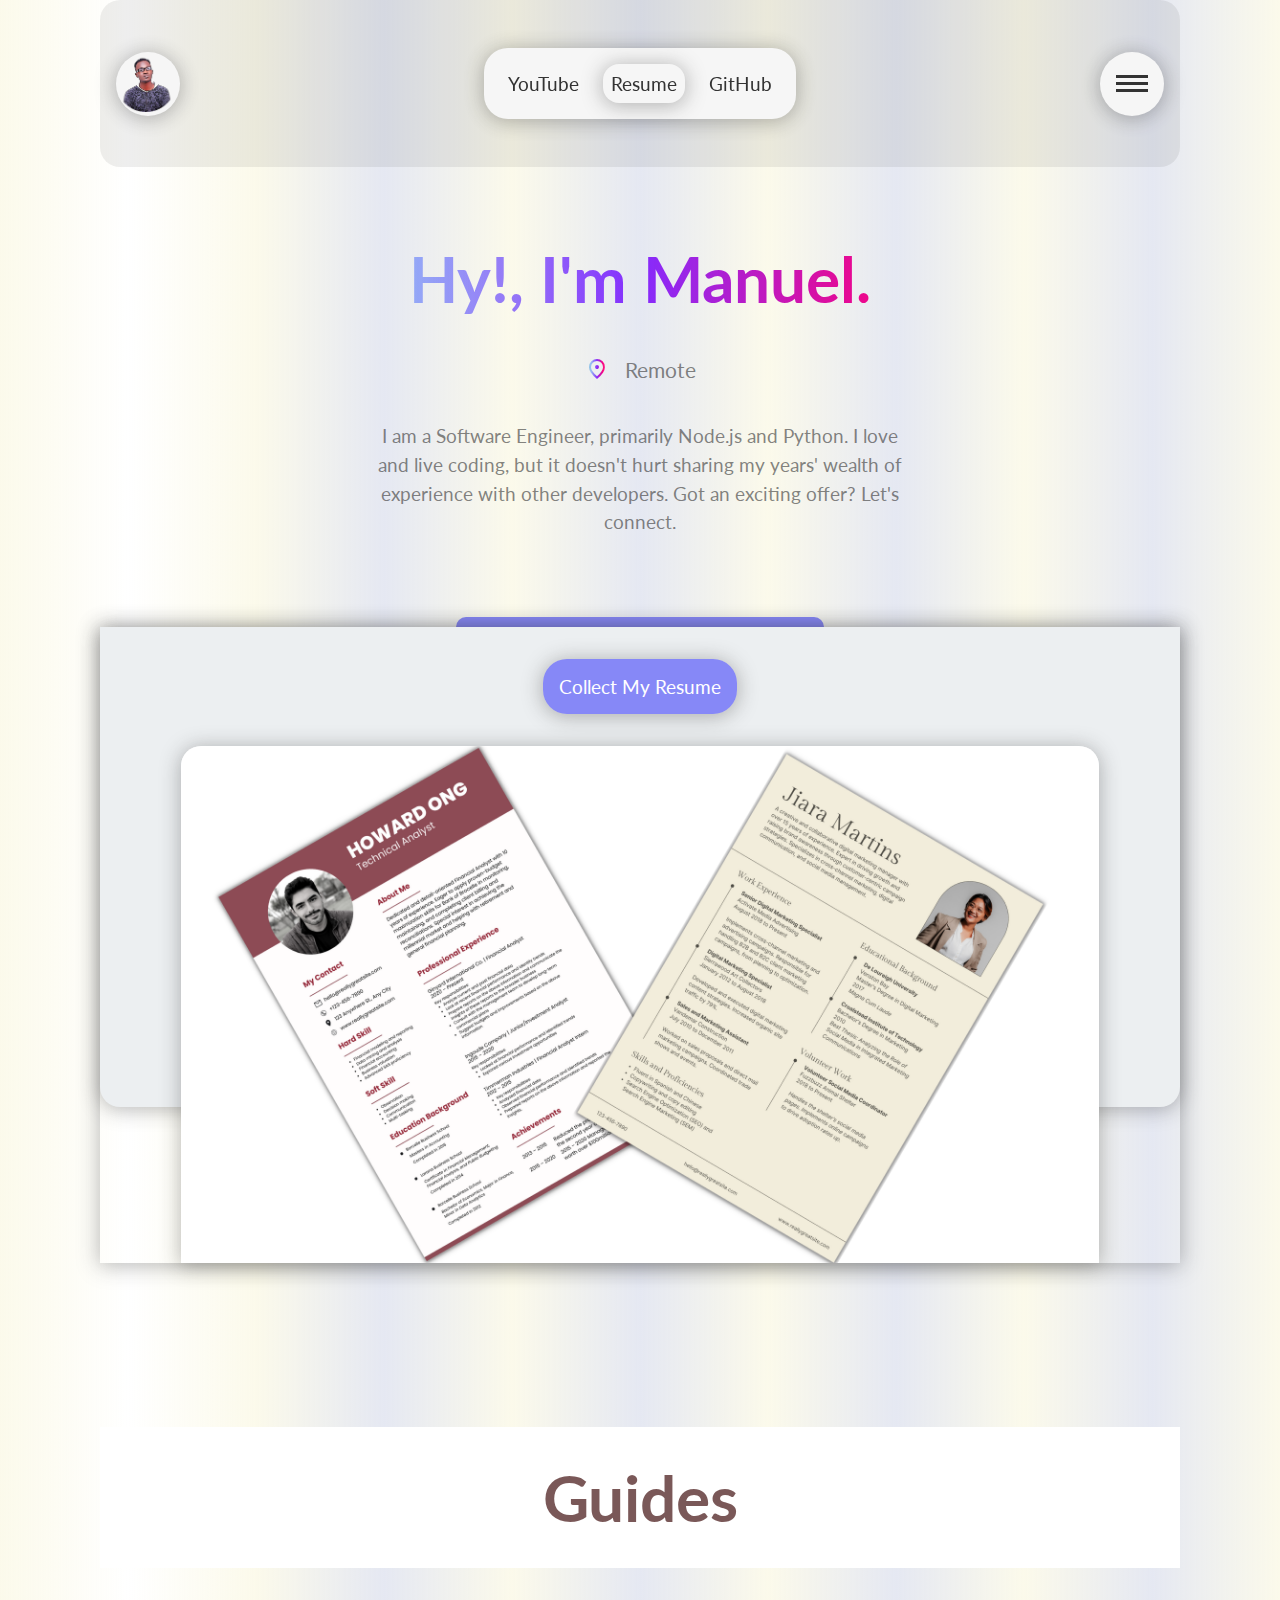
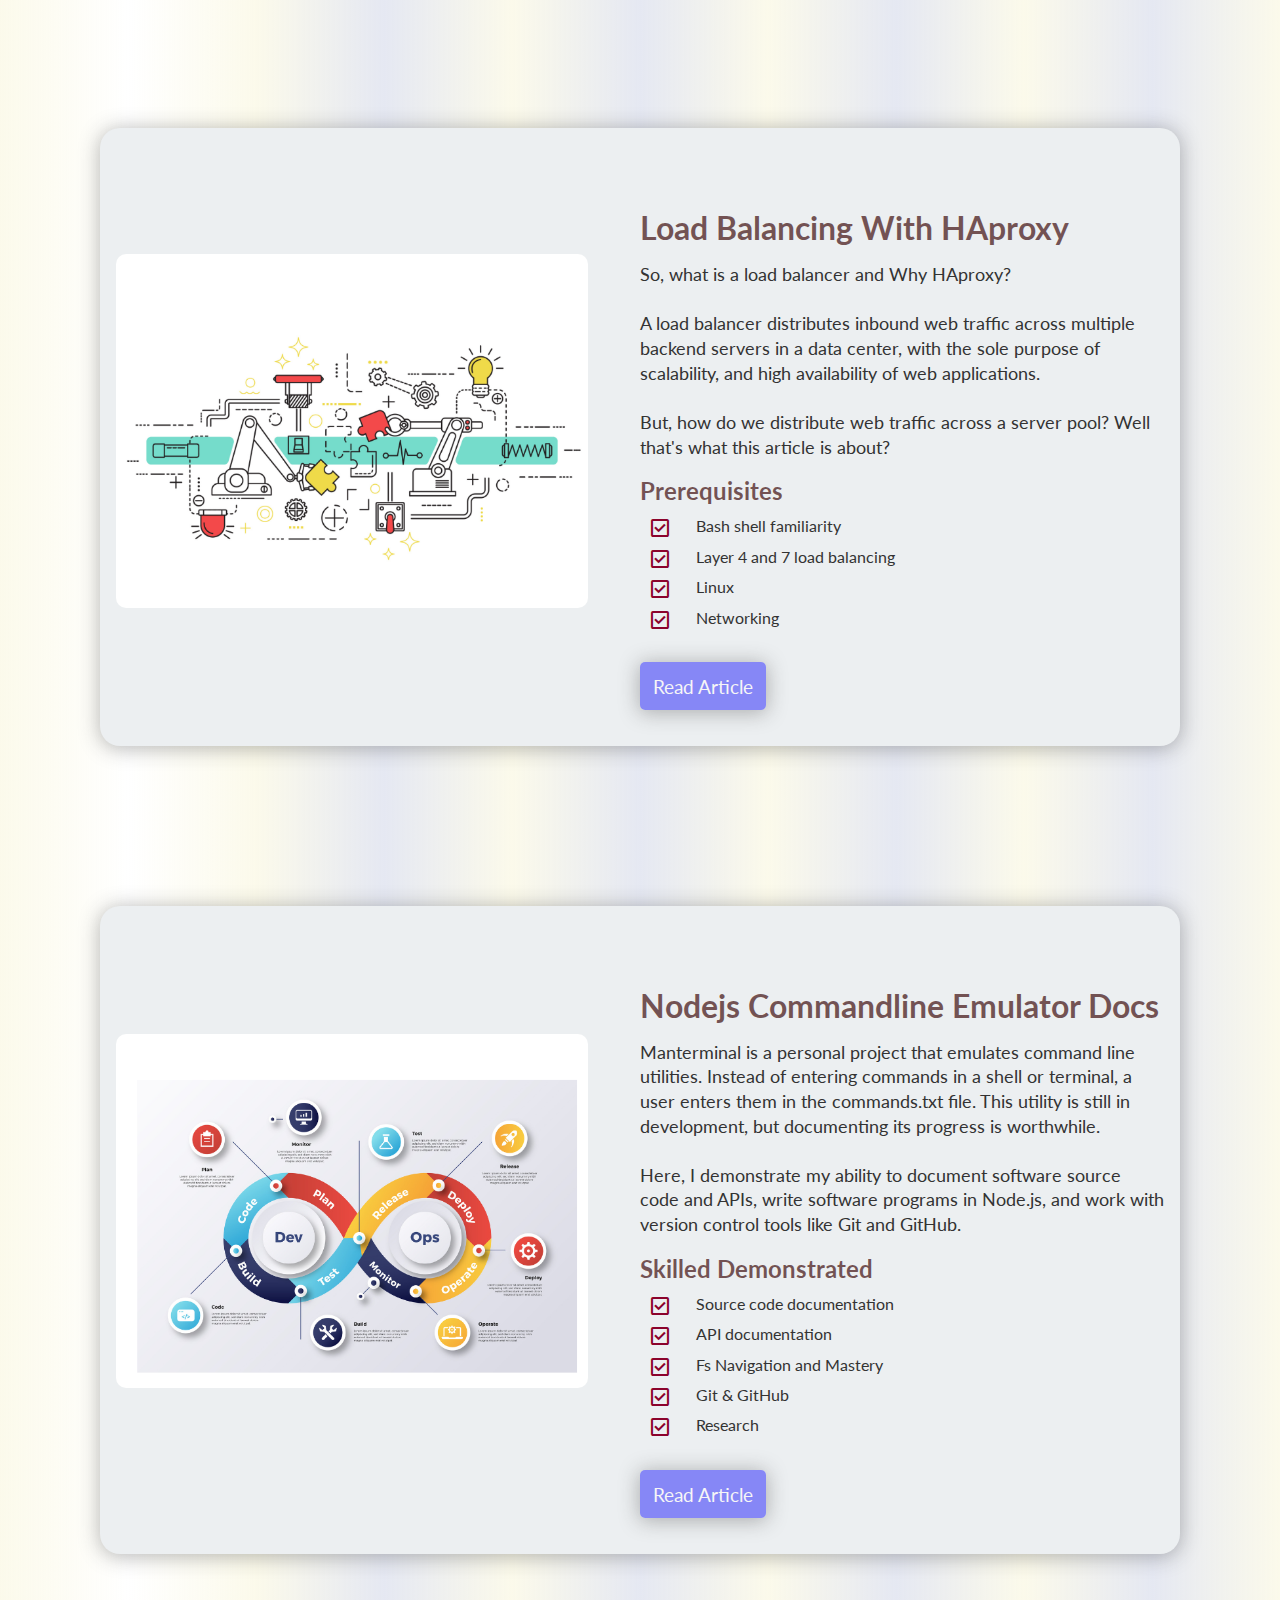
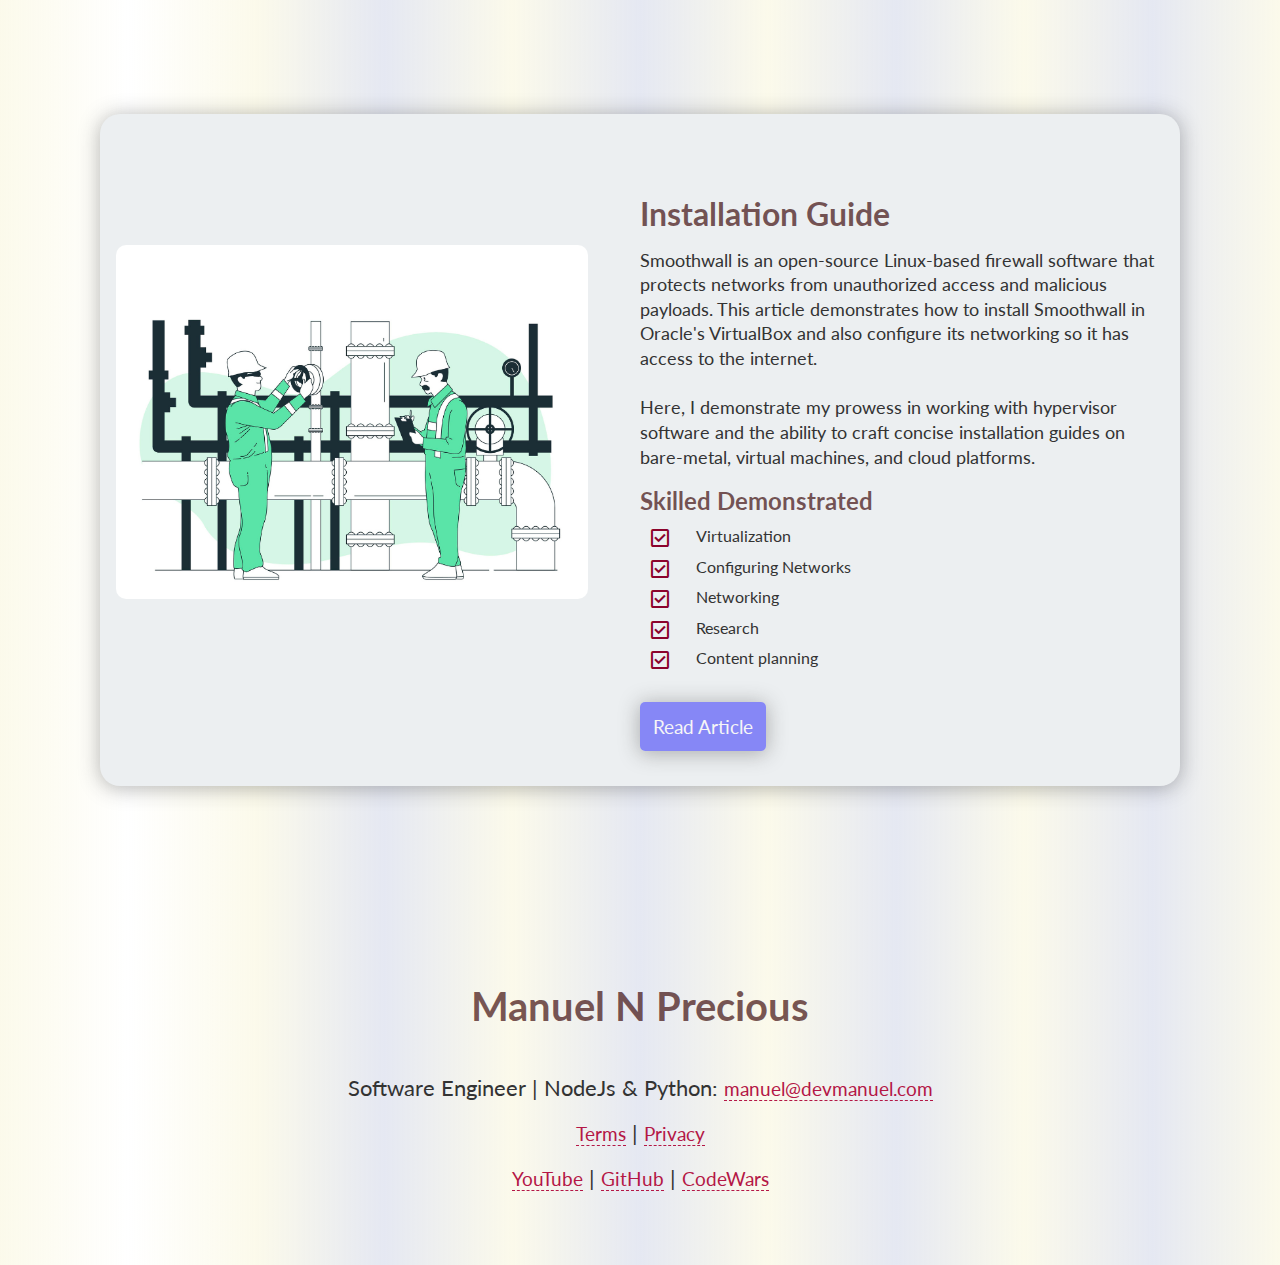
<file: index.html>
<!DOCTYPE html>
<html lang="en">
  <head>
    <meta charset="UTF-8" />
    <meta http-equiv="X-UA-Compatible" content="IE=edge" />
    <meta name="fo-verify" content="8de85207-f9af-49d1-9f28-756f2a8e6d87" />
    <meta name="viewport" content="width=device-width, initial-scale=1.0" />
    <title>Manuel N Precious</title>
    <link rel="stylesheet" href="main.css" />
    <link rel="stylesheet" href="utilities.css" />
    <link
      rel="stylesheet"
      href="https://fonts.googleapis.com/css2?family=Material+Symbols+Outlined:opsz,wght,FILL,GRAD@20..48,100..700,0..1,-50..200"
    />
    <link
      rel="stylesheet"
      href="https://use.fontawesome.com/releases/v5.15.4/css/all.css"
      integrity="sha384-DyZ88mC6Up2uqS4h/KRgHuoeGwBcD4Ng9SiP4dIRy0EXTlnuz47vAwmeGwVChigm"
      crossorigin="anonymous"
    />
    <link rel="icon" type="image/png" href="./images/logo.png" />
  </head>
  <body>
    <header>
      <div class="margin-sides header-holder">
        <div class="icon-frame">
          <a href="/">
            <img class="logo" src="./images/logo.png" alt="logo" width="60px"
          /></a>
        </div>
        <div class="mini-menu">
          <button class="tab-buttons">YouTube</button>
          <button class="tab-buttons active">Resume</button>
          <button class="tab-buttons">GitHub</button>
        </div>
        <div id="menu-item" class="icon-frame menu-item">
          <div class="bars bar-tilt"></div>
          <div class="bars bar-none"></div>
          <div class="bars bar-tilt"></div>
        </div>
        <div class="menu">
          <ul>
            <li>
              <span class="material-symbols-outlined"> home </span>
              <a href="/">Home</a>
            </li>
          </ul>
        </div>
      </div>
    </header>
    <main class="margin-sides">
      <div class="hero-section">
        <div class="my-name">Hy!, I'm Manuel.</div>
        <div class="location">
          <span class="material-symbols-outlined"> location_on </span>
          <p>Remote</p>
        </div>
        <div class="brief-me">
          <p>
            I am a Software Engineer, primarily Node.js and Python. I love and
            live coding, but it doesn't hurt sharing my years' wealth of
            experience with other developers. Got an exciting offer? Let's connect.
          </p>
        </div>
        <div class="resource-tracker"></div>
        <div class="tab-div">
          <div>
            <a href="https://www.youtube.com/@nmprecious" target="_blank"
              >Let's Connect</a
            >
            <img
              src="./images/youtube.jpg"
              alt="YouTube profile image"
            />
          </div>
          <div class="active">
            <a href="./resources/Manuel-resume.pdf" download id="resumeBtn"
              >Collect My Resume</a
            >
            <img src="./images/my-resume.png" alt="Manuel's resume" />
          </div>
          <div>
            <a href="https://github.com/Manuel-Smith" target="_blank"
              >Review My Code</a
            >
            <img src="./images/code-spaces.png" alt="github profile" />
          </div>
        </div>
      </div>
      <div class="resources-links">
        <div class="portfolio-section"><h1>Guides</h1></div>
        <div class="resources">
          <div class="resource-image">
            <img src="./resources/resource-images/1.png" alt="" />
          </div>
          <div class="resource-copy">
            <h1>Load Balancing With HAproxy</h1>
            <p>
              So, what is a load balancer and Why HAproxy?
              <br /><br />
              A load balancer distributes inbound web traffic across multiple
              backend servers in a data center, with the sole purpose of
              scalability, and high availability of web applications.
              <br /><br />
              But, how do we distribute web traffic across a server pool? Well
              that's what this article is about?
            </p>
            <h2>Prerequisites</h2>
            <ul>
              <li>
                <span class="material-symbols-outlined"> check_box </span>Bash
                shell familiarity
              </li>
              <li>
                <span class="material-symbols-outlined"> check_box </span>Layer
                4 and 7 load balancing
              </li>
              <li>
                <span class="material-symbols-outlined"> check_box </span>Linux
              </li>
              <li>
                <span class="material-symbols-outlined"> check_box </span
                >Networking
              </li>
            </ul>
            <a href="./docs/haproxy-configurations.html">Read Article</a>
          </div>
        </div>
        <div class="resources">
          <div class="resource-image">
            <img src="./resources/resource-images/3.png" alt="" />
          </div>
          <div class="resource-copy">
            <h1>Nodejs Commandline Emulator Docs</h1>
            <p>
              Manterminal is a personal project that emulates command line
              utilities. Instead of entering commands in a shell or terminal, a
              user enters them in the commands.txt file. This utility is still
              in development, but documenting its progress is worthwhile.
              <br /><br />Here, I demonstrate my ability to document software
              source code and APIs, write software programs in Node.js, and work
              with version control tools like Git and GitHub.
            </p>
            <h2>Skilled Demonstrated</h2>
            <ul>
              <li>
                <span class="material-symbols-outlined"> check_box </span>Source
                code documentation
              </li>
              <li>
                <span class="material-symbols-outlined"> check_box </span>API
                documentation
              </li>
              <li>
                <span class="material-symbols-outlined"> check_box </span>Fs
                Navigation and Mastery
              </li>
              <li>
                <span class="material-symbols-outlined"> check_box </span>Git &
                GitHub
              </li>

              <li>
                <span class="material-symbols-outlined"> check_box </span
                >Research
              </li>
            </ul>
            <a href="./docs/manterminal-software.html">Read Article</a>
          </div>
        </div>
        <div class="resources">
          <div class="resource-image">
            <img src="./resources/resource-images/2.png" alt="" />
          </div>
          <div class="resource-copy">
            <h1>Installation Guide</h1>
            <p>
              Smoothwall is an open-source Linux-based firewall software that
              protects networks from unauthorized access and malicious payloads.
              This article demonstrates how to install Smoothwall in Oracle's
              VirtualBox and also configure its networking so it has access to
              the internet. <br /><br />Here, I demonstrate my prowess in
              working with hypervisor software and the ability to craft concise
              installation guides on bare-metal, virtual machines, and cloud
              platforms.
            </p>
            <h2>Skilled Demonstrated</h2>
            <ul>
              <li>
                <span class="material-symbols-outlined"> check_box </span
                >Virtualization
              </li>
              <li>
                <span class="material-symbols-outlined"> check_box </span
                >Configuring Networks
              </li>

              <li>
                <span class="material-symbols-outlined"> check_box </span
                >Networking
              </li>
              <li>
                <span class="material-symbols-outlined"> check_box </span
                >Research
              </li>
              <li>
                <span class="material-symbols-outlined"> check_box </span
                >Content planning
              </li>
            </ul>
            <a href="./docs/installation.html">Read Article</a>
          </div>
        </div>
      </div>
      <footer>
        <h1>Manuel N Precious</h1>
        <p>
          Software Engineer | NodeJs & Python:
          <span
            ><a href="mailto:manuel@devmanuel.com"
              >manuel@devmanuel.com</a
            ></span
          >
        </p>
        <p><a href="#">Terms</a> | <a href="#">Privacy</a></p>
        <p>
          <a href="https://www.youtube.com/@nmprecious" target="_blank"
            >YouTube</a
          >
          |
          <a href="https://github.com/Manuel-Smith" target="_blank">GitHub</a> |
          <a href="https://www.codewars.com/users/Manuel-smith" target="_blank"
            >CodeWars</a
          >
        </p>
      </footer>
    </main>

    <script src="tabprofiles.js"></script>
    <script src="menu.js"></script>
  </body>
</html>
</file>
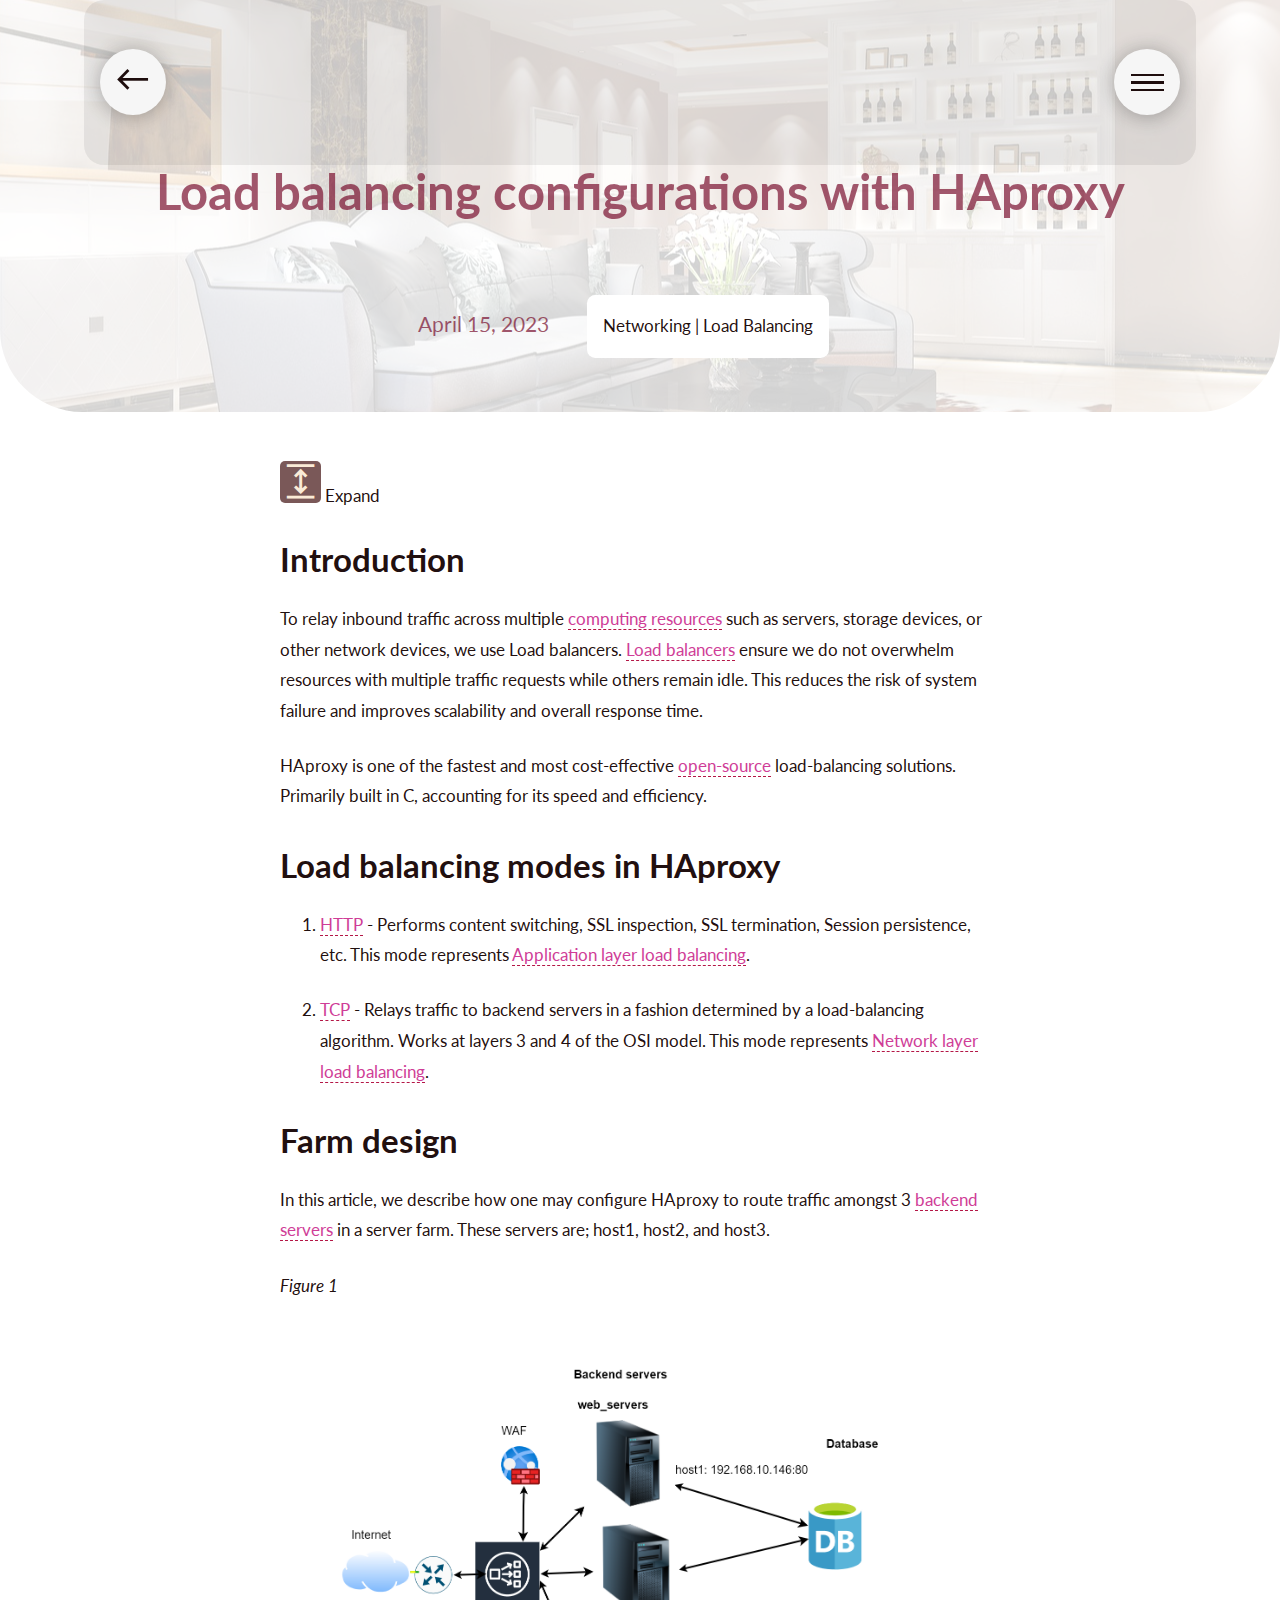
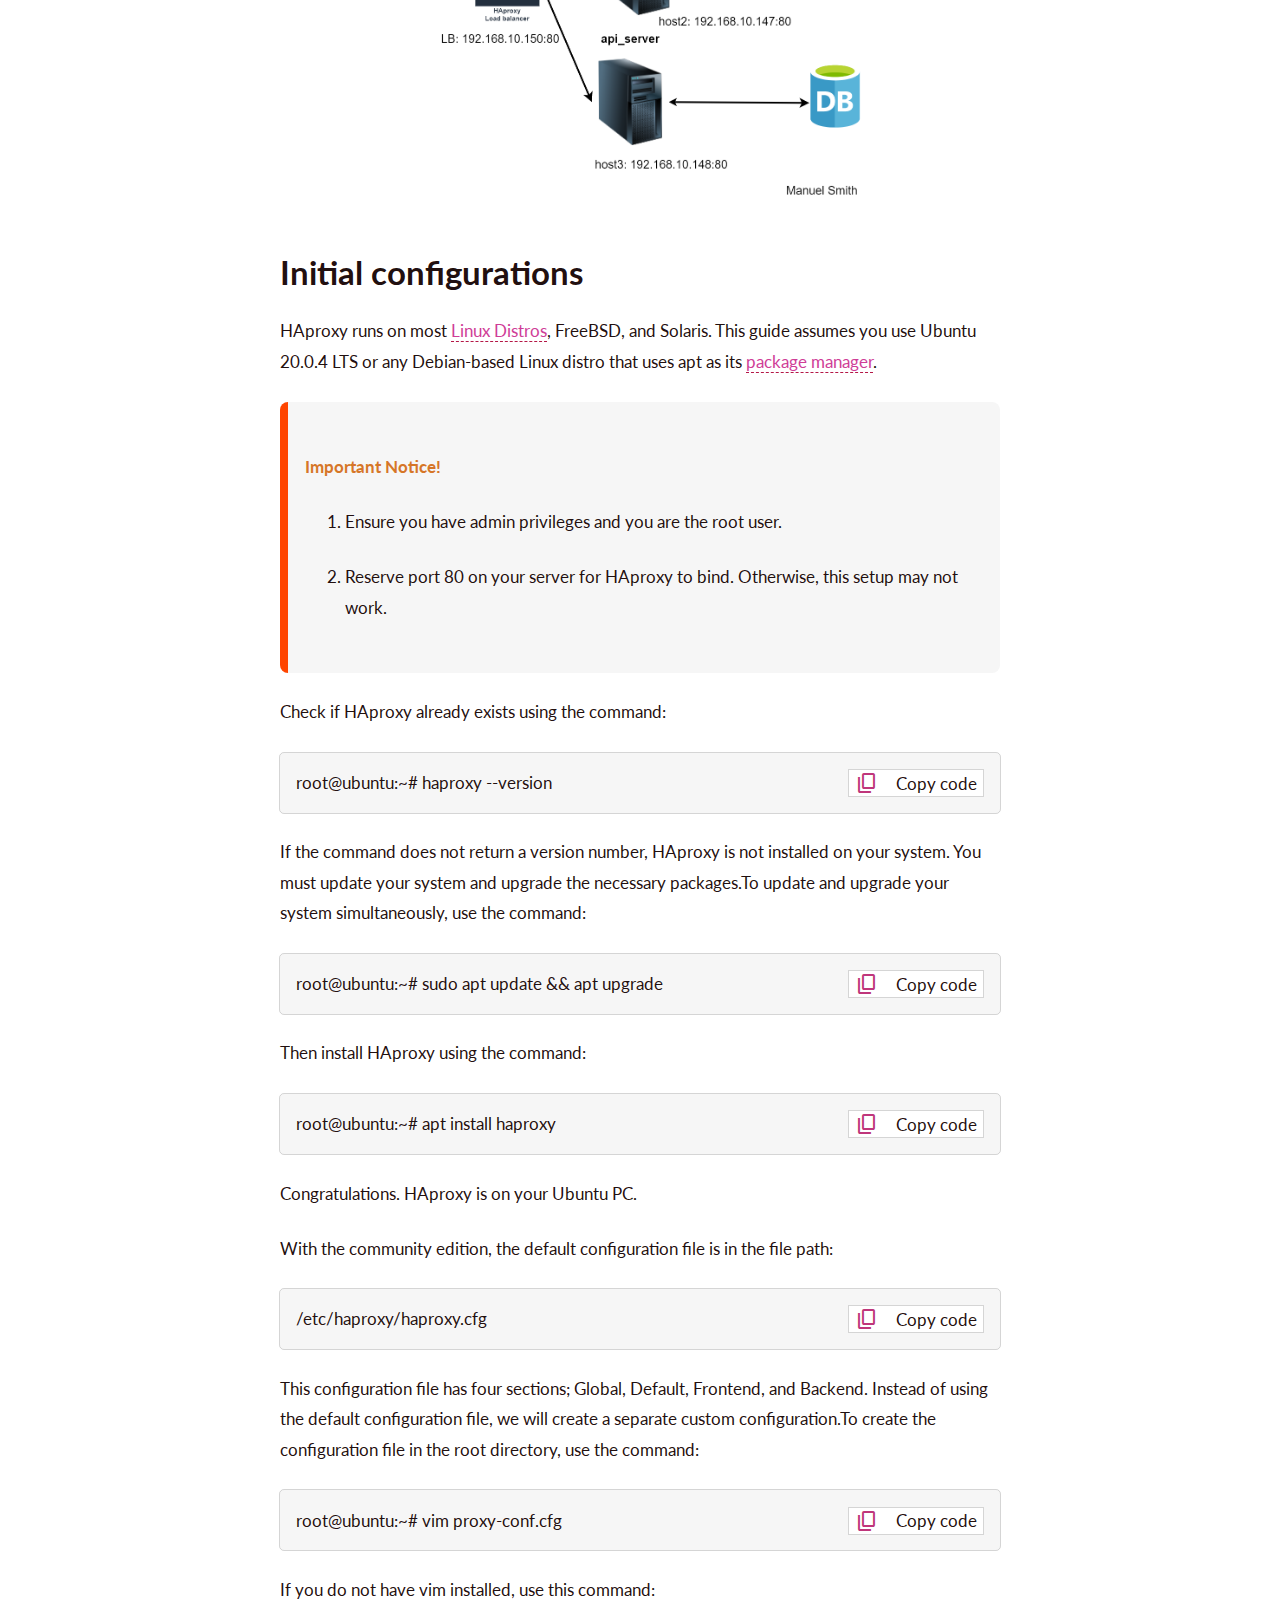
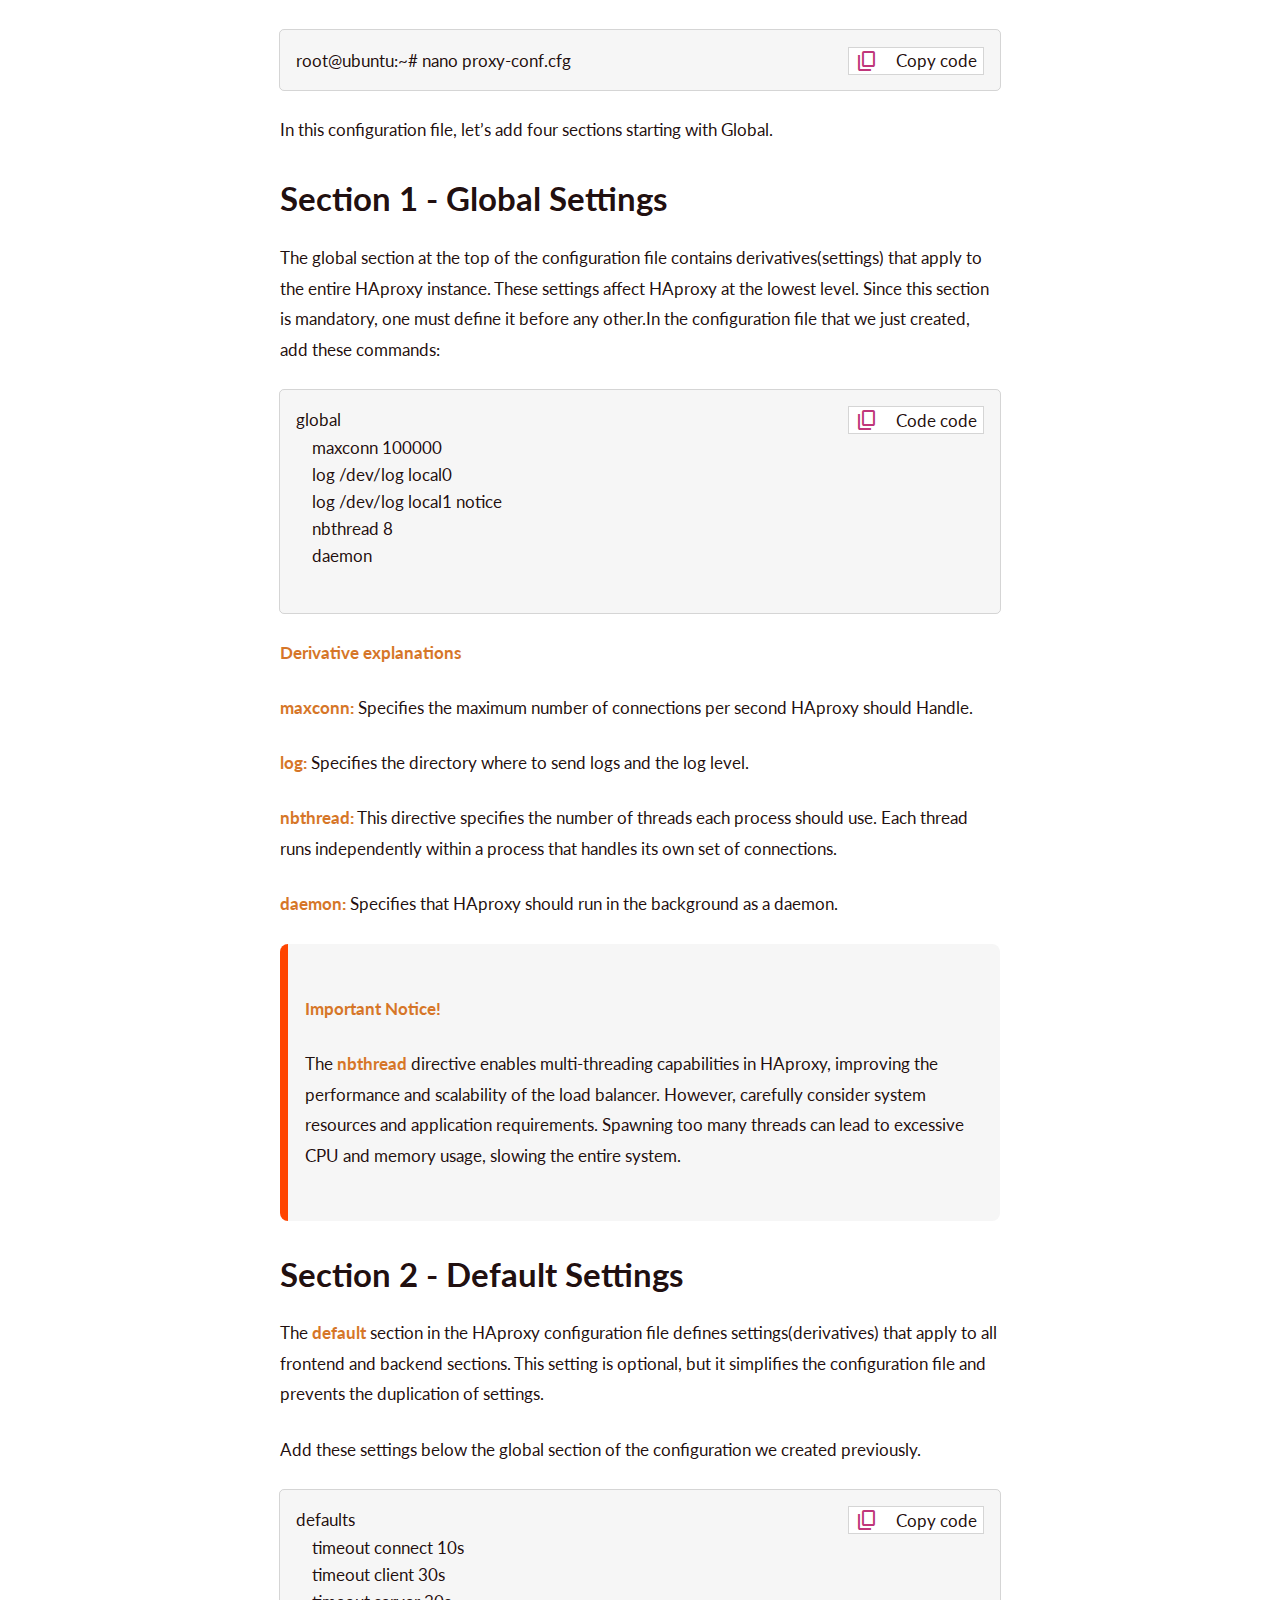
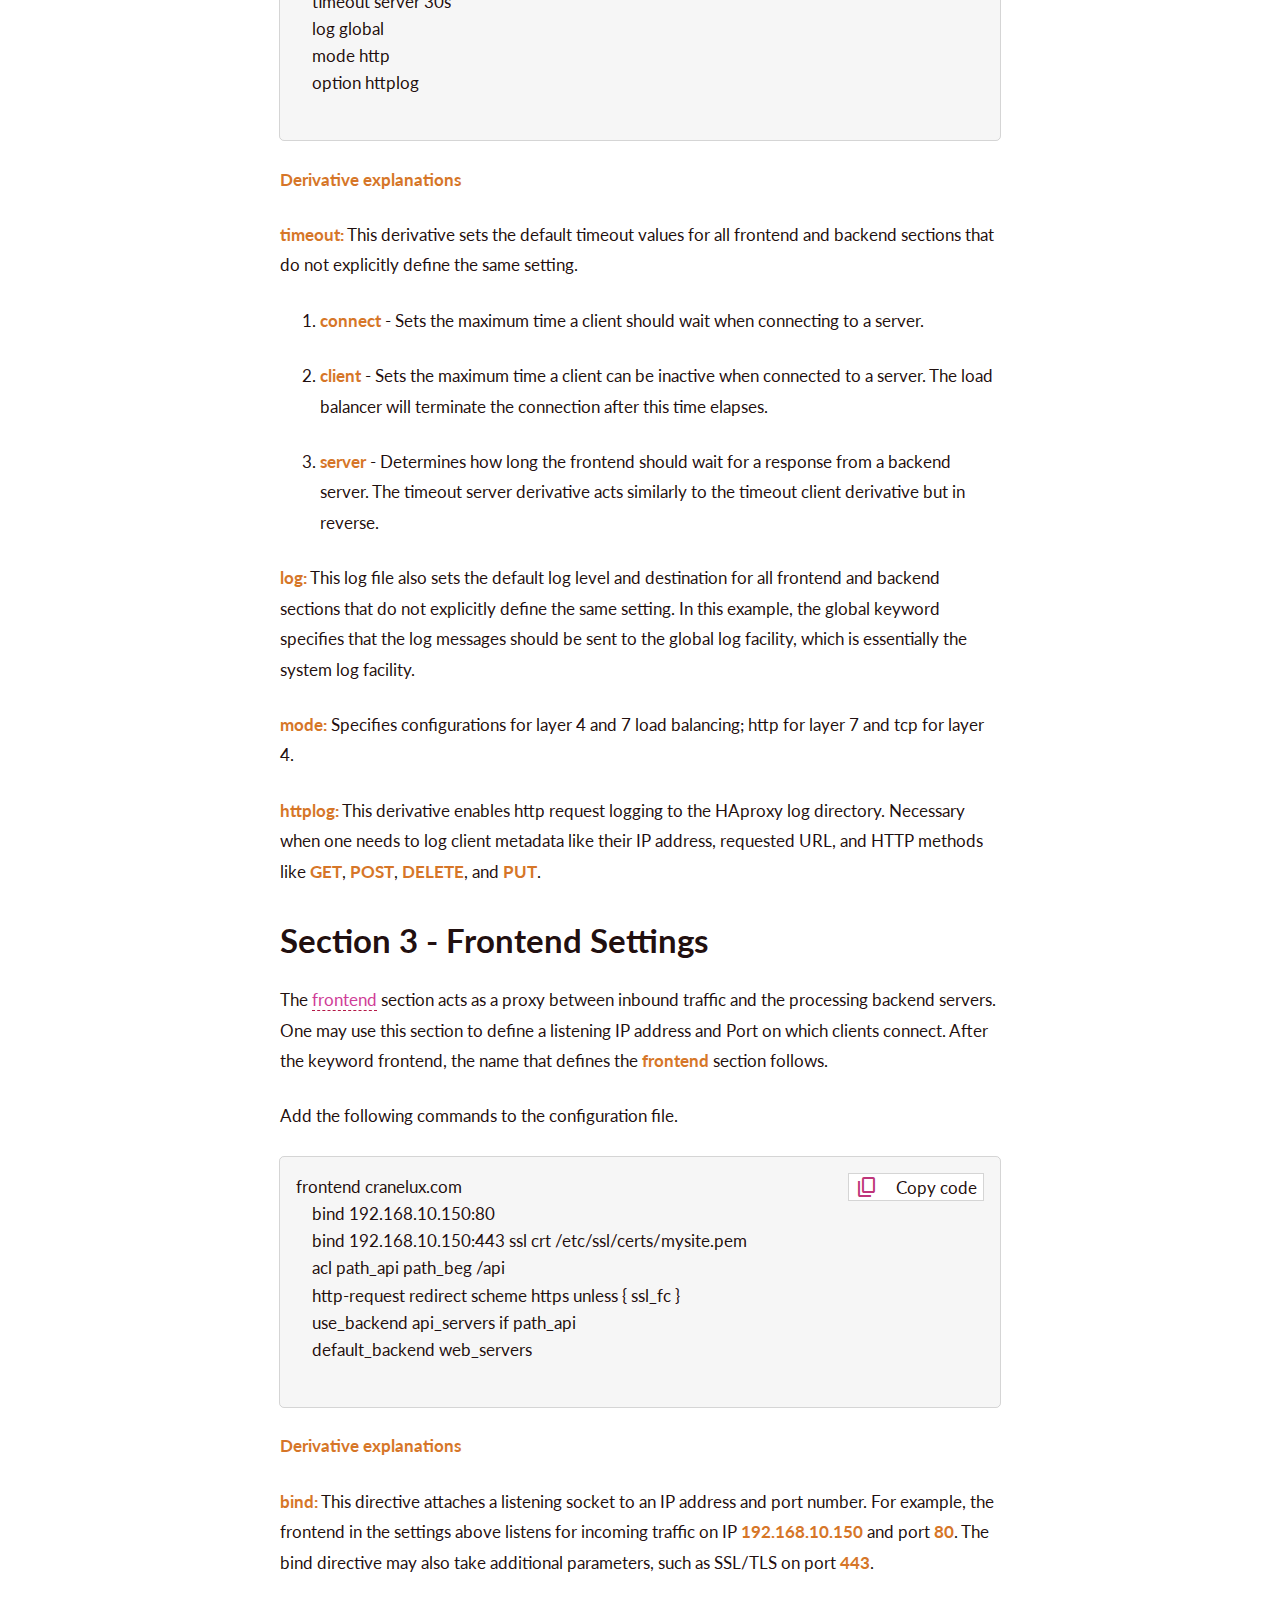
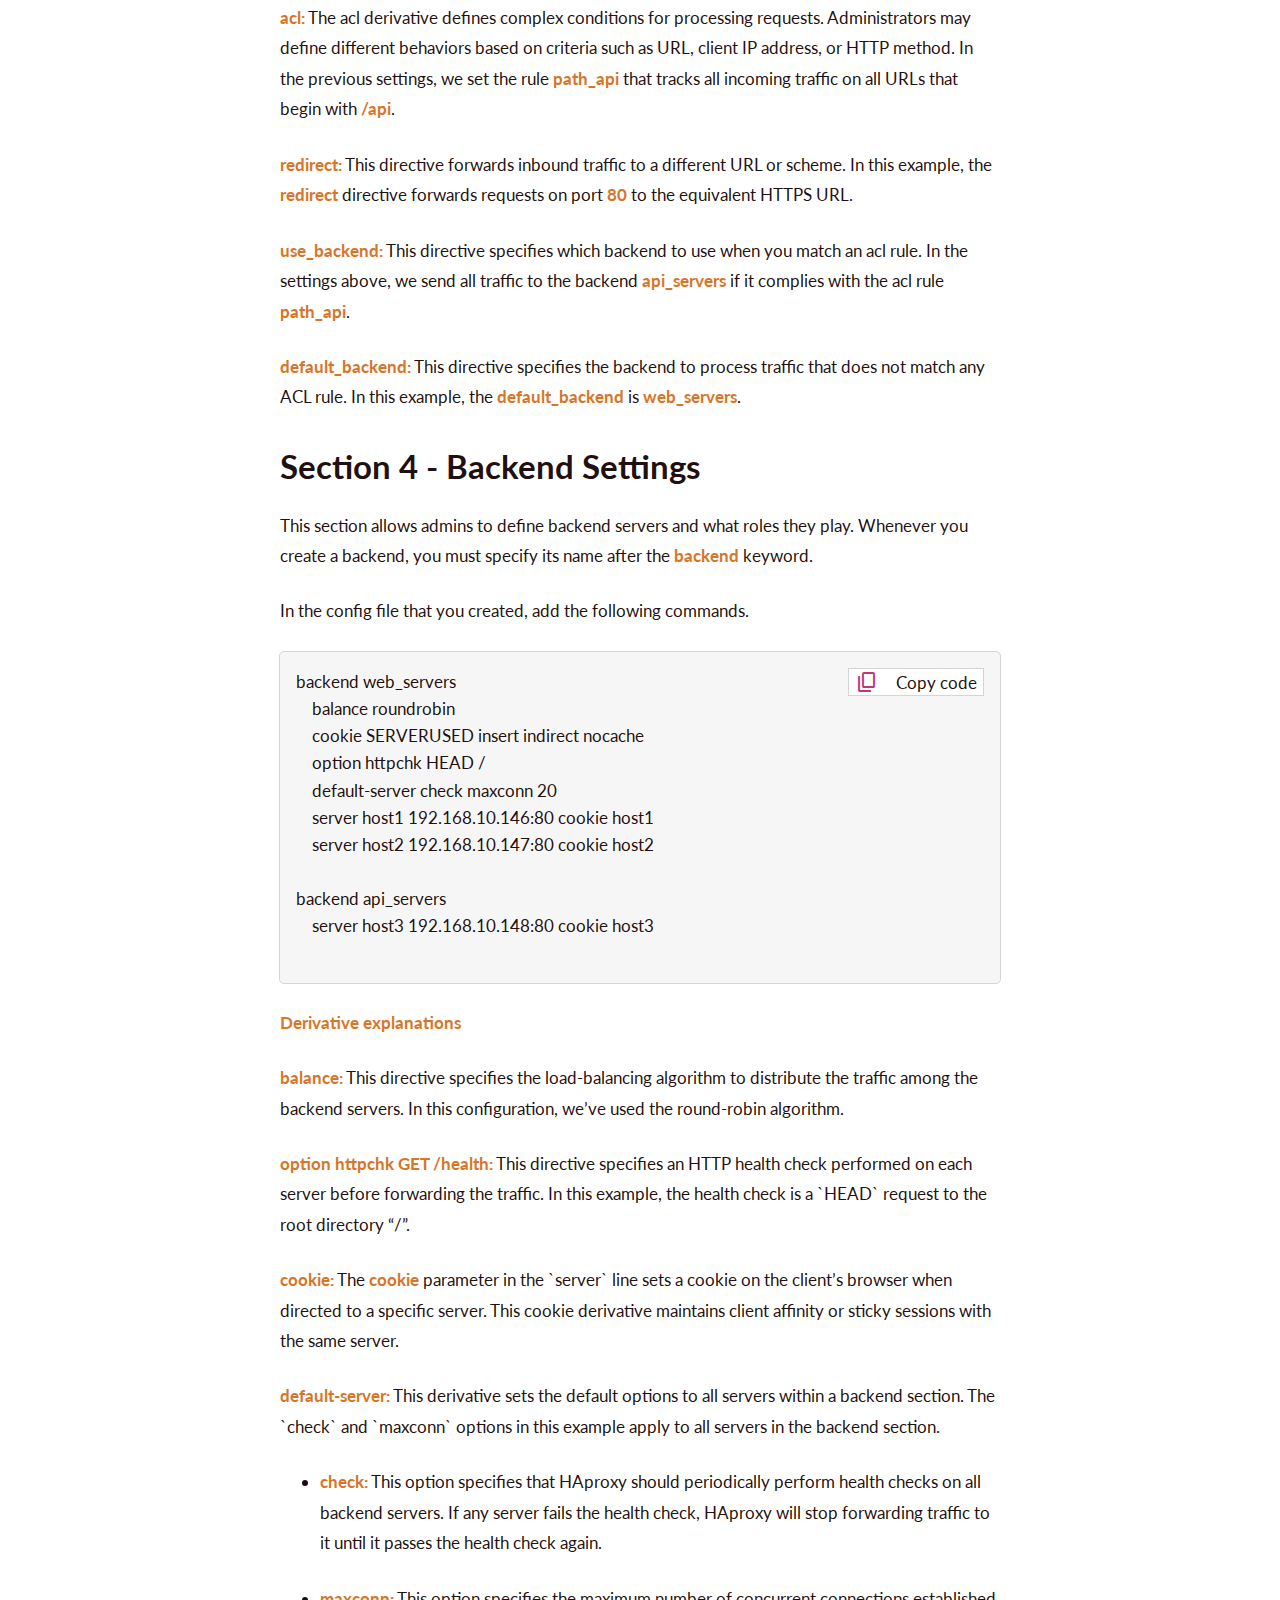
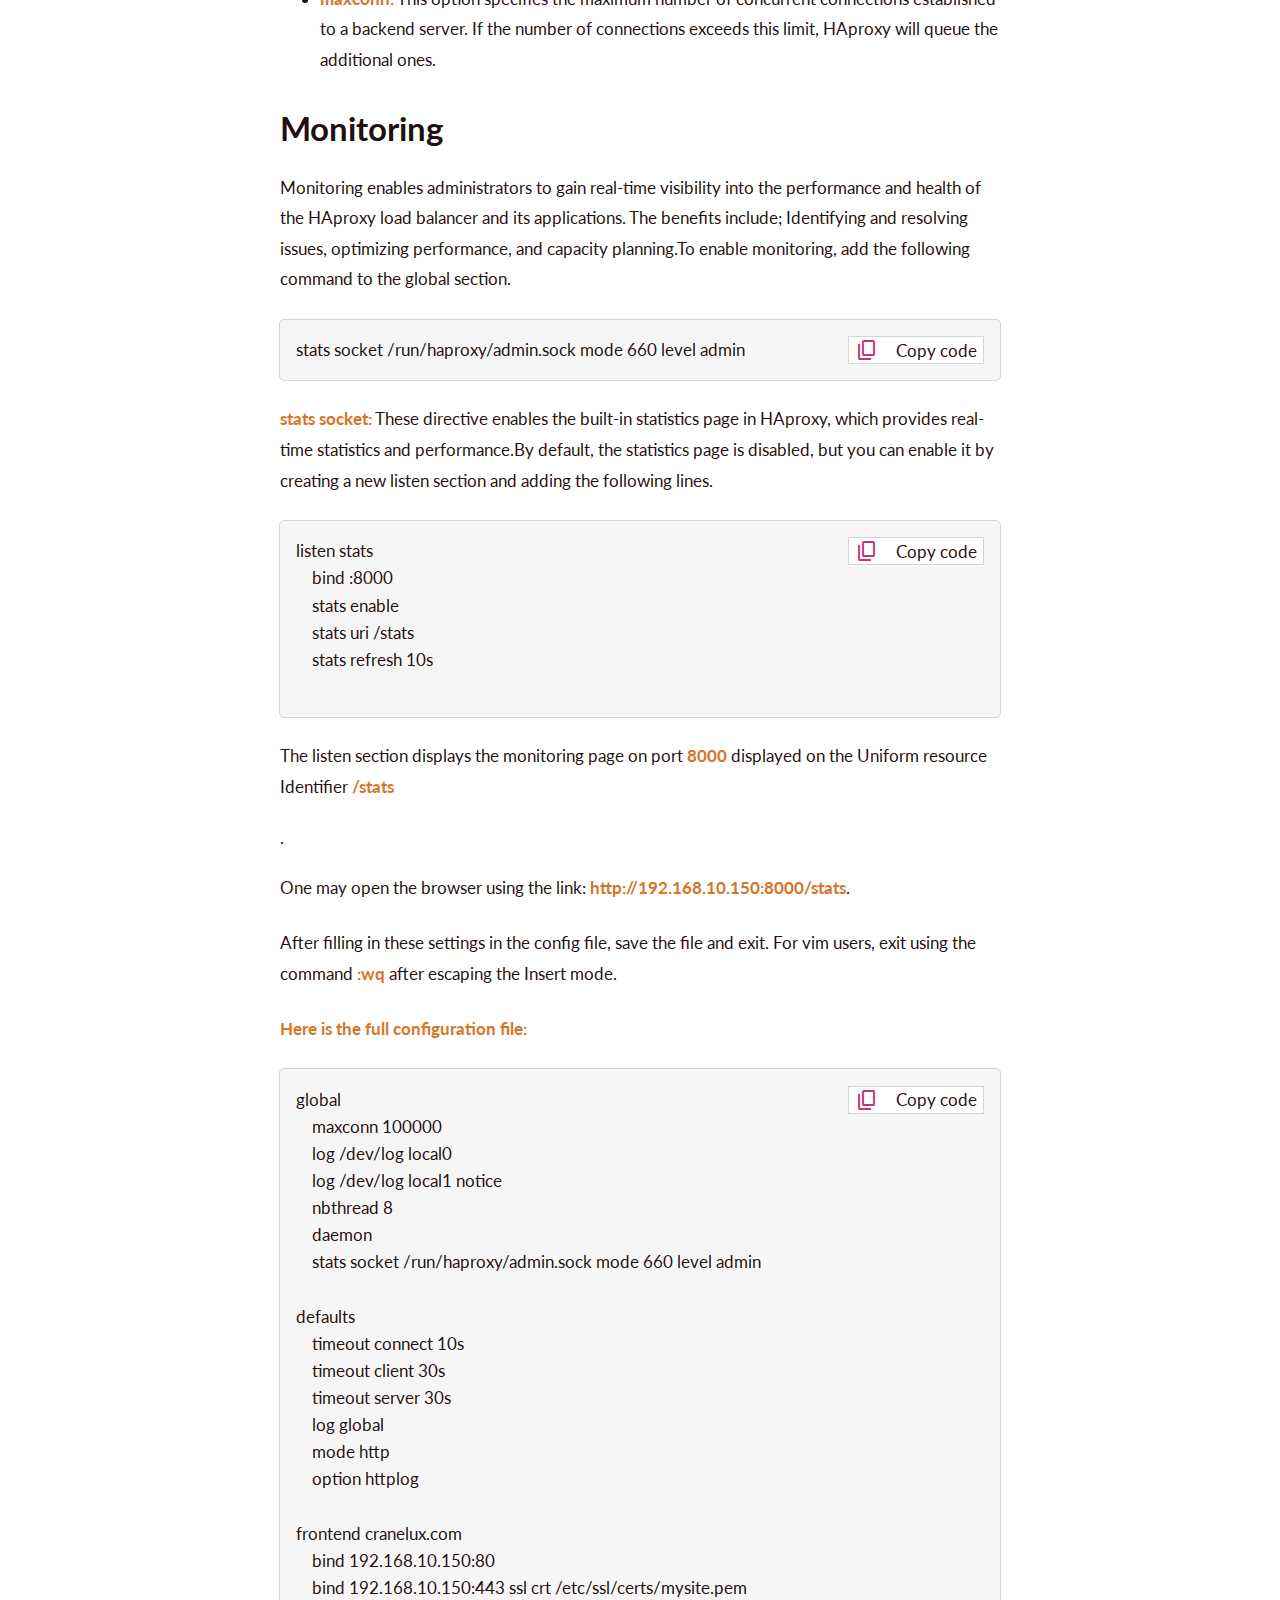
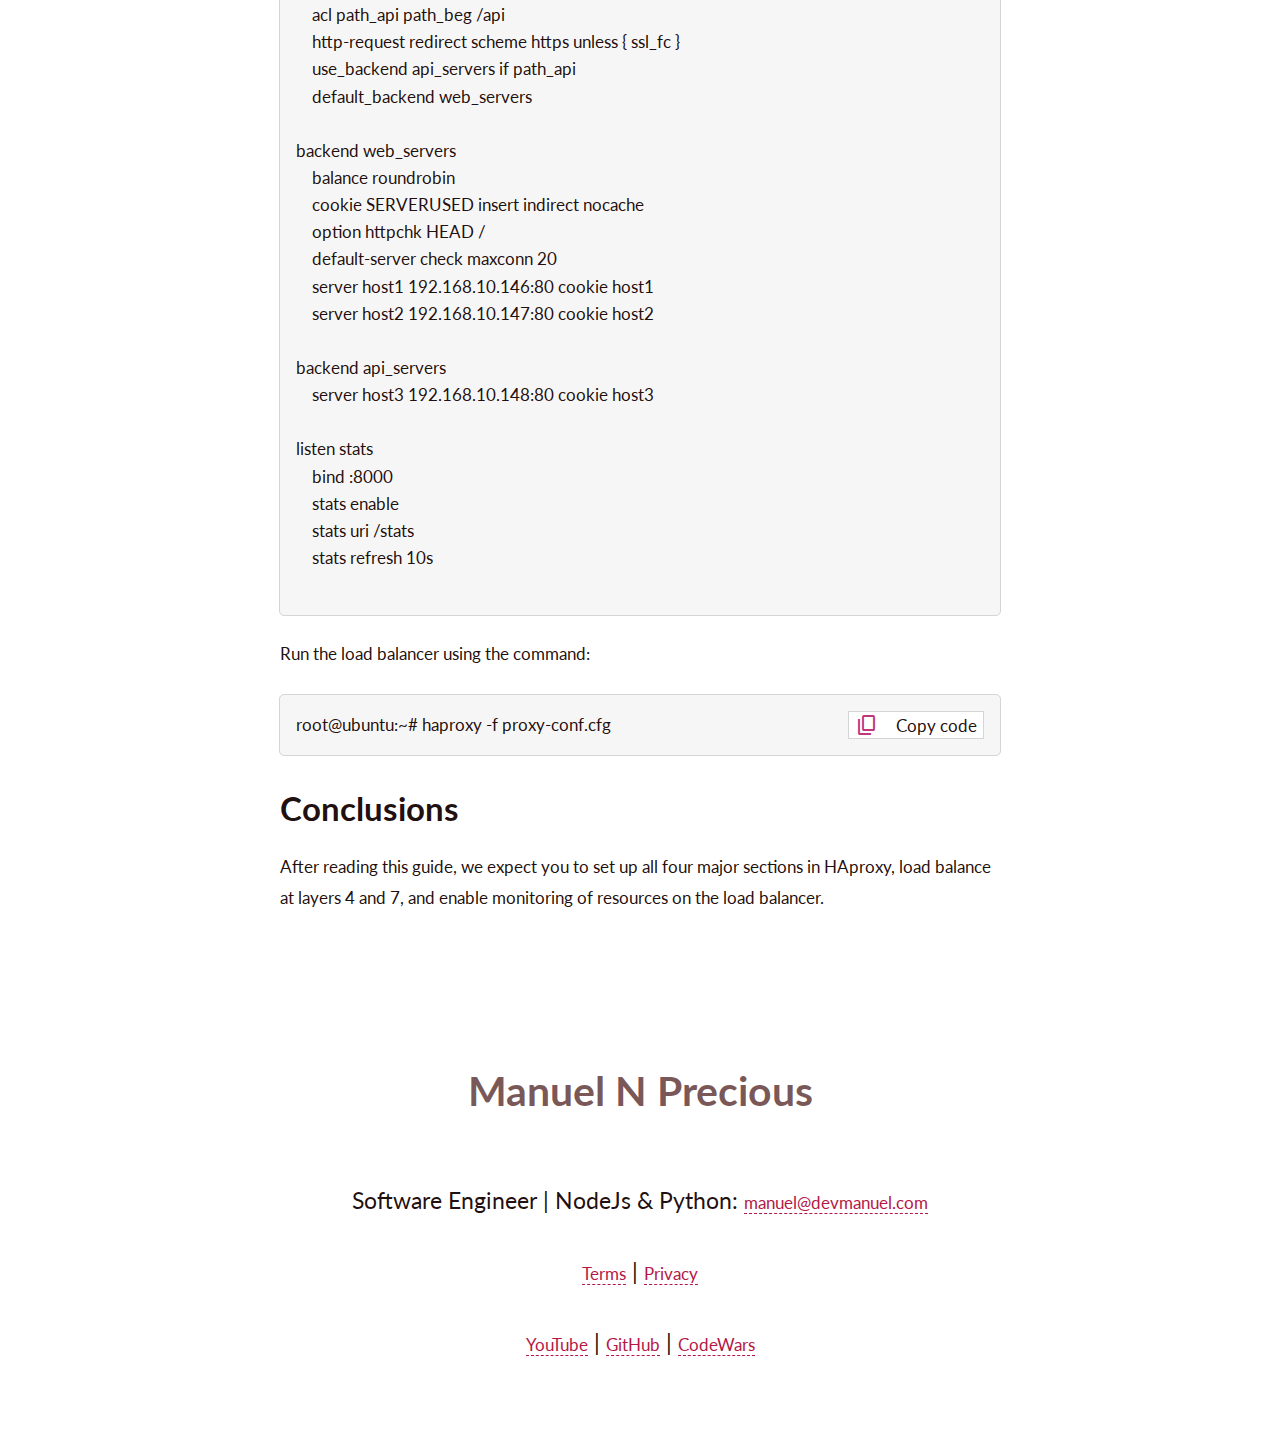
<file: docs/haproxy-configurations.html>
<!DOCTYPE html>
<html lang="en">
  <head>
    <meta charset="UTF-8" />
    <meta http-equiv="X-UA-Compatible" content="IE=edge" />
    <meta name="viewport" content="width=device-width, initial-scale=1.0" />
    <title>Load Balancing with HAproxy</title>
    <link rel="stylesheet" href="main.css" />
    <link rel="icon" type="image/png" href="../images/logo.png" />
    <link rel="stylesheet" href="../utilities.css" />
    <link
      rel="stylesheet"
      href="https://fonts.googleapis.com/css2?family=Material+Symbols+Outlined:opsz,wght,FILL,GRAD@20..48,100..700,0..1,-50..200"
    />
  </head>
  <body>
    <header id="header">
      <div class="margin-sides header-holder">
        <div class="icon-frame">
          <a href="/">
            <span class="material-symbols-outlined"> keyboard_backspace </span>
          </a>
        </div>

        <div id="menu-item" class="icon-frame menu-item">
          <div class="bars bar-tilt"></div>
          <div class="bars bar-none"></div>
          <div class="bars bar-tilt"></div>
        </div>
        <div class="menu">
          <ul>
            <li>
              <span class="material-symbols-outlined"> home </span>
              <a href="/">Home</a>
            </li>
          </ul>
        </div>
      </div>
    </header>

    <div class="hero-section">
      <div class="overlay">
        <div>
          <h1>Load balancing configurations with HAproxy</h1>
        </div>
        <div>
          <p>April 15, 2023 <span>Networking | Load Balancing</span></p>
        </div>
      </div>
    </div>
    <main id="main-class">
      <div class="table-of-contents-header">
        <span class="material-symbols-outlined"> expand </span>
        <span>Expand</span>
      </div>
      <nav class="table-of-contents">
        <h2>Table of content</h2>
        <ol>
          <li><a href="#intro-h1-haproxy">Introduction</a></li>
          <li>
            <a href="#lb-modes-h1-haproxy">Load balancing modes in HAproxy</a>
          </li>
          <li><a href="#farm-design-h1-haproxy">Farm Design</a></li>
          <li>
            <a href="#initial-conf-h1-haproxy">Initial configurations</a>
          </li>
          <li>
            <a href="#global-settings-h1-haproxy"
              >Section 1 - Global Settings</a
            >
          </li>
          <li>
            <a href="#default-settings-haproxy">Section 2 - Default Settings</a>
          </li>
          <li>
            <a href="#frontend-settings-h1-haproxy"
              >Section 3 - Frontend Settings</a
            >
          </li>
          <li>
            <a href="#backend-settings-haproxy">Section 4 - Backend Settings</a>
          </li>
          <li><a href="#monitoring-settings-h1-haproxy">Monitoring</a></li>
          <li><a href="#conclusion-h1-haproxy">Conclusions</a></li>
        </ol>
      </nav>
      <h1 id="intro-h1-haproxy">Introduction</h1>
      <p>
        To relay inbound traffic across multiple
        <a
          href="https://www.igi-global.com/dictionary/the-analytic-hierarchy-process-as-a-method-for-the-selection-of-resources-in-the-cloud/97129"
          target="_blank"
          >computing resources</a
        >
        such as servers, storage devices, or other network devices, we use Load
        balancers.
        <a href="https://www.ibm.com/topics/load-balancing" target="_blank"
          >Load balancers</a
        >
        ensure we do not overwhelm resources with multiple traffic requests
        while others remain idle. This reduces the risk of system failure and
        improves scalability and overall response time.
      </p>
      <p>
        HAproxy is one of the fastest and most cost-effective
        <a
          href="https://opensource.com/resources/what-open-source"
          target="_blank"
          >open-source</a
        >
        load-balancing solutions. Primarily built in C, accounting for its speed
        and efficiency.
      </p>
      <h1 id="lb-modes-h1-haproxy">Load balancing modes in HAproxy</h1>
      <ol>
        <li>
          <p>
            <a
              href="https://www.cloudflare.com/en-gb/learning/ddos/glossary/hypertext-transfer-protocol-http/"
              target="_blank"
              >HTTP</a
            >
            - Performs content switching, SSL inspection, SSL termination,
            Session persistence, etc. This mode represents
            <a
              href="https://kemptechnologies.com/load-balancer/layer-7-load-balancing"
              target="_blank"
              >Application layer load balancing</a
            >.
          </p>
        </li>
        <li>
          <p>
            <a
              href="https://en.wikipedia.org/wiki/Transmission_Control_Protocol"
              target="_blank"
              >TCP</a
            >
            - Relays traffic to backend servers in a fashion determined by a
            load-balancing algorithm. Works at layers 3 and 4 of the OSI model.
            This mode represents
            <a
              href="https://www.nginx.com/resources/glossary/layer-4-load-balancing/"
              target="_blank"
              >Network layer load balancing</a
            >.
          </p>
        </li>
      </ol>

      <h1 id="farm-design-h1-haproxy">Farm design</h1>
      <p>
        In this article, we describe how one may configure HAproxy to route
        traffic amongst 3
        <a
          href="https://www.reference.com/world-view/back-end-server-d4d0f1b851cd7424"
          target="_blank"
          >backend servers</a
        >
        in a server farm. These servers are; host1, host2, and host3.
      </p>
      <p><em>Figure 1</em></p>
      <img src="./installation-images/network-diagram.drawio.png" alt="" />
      <h1 id="initial-conf-h1-haproxy">Initial configurations</h1>
      <p>
        HAproxy runs on most
        <a
          href="https://www.techtarget.com/searchdatacenter/definition/Linux-distros-Linux-distribution"
          target="_blank"
          >Linux Distros</a
        >, FreeBSD, and Solaris. This guide assumes you use Ubuntu 20.0.4 LTS or
        any Debian-based Linux distro that uses apt as its
        <a
          href="https://itsfoss.com/package-manager/#:~:text=In%20simpler%20words%2C%20a%20package,like%20apt%2Dget%20or%20pacman."
          target="_blank"
          >package manager</a
        >.
      </p>
      <div class="notice">
        <div class="side-margin"></div>
        <p><strong>Important Notice!</strong></p>
        <ol>
          <li>
            <p>Ensure you have admin privileges and you are the root user.</p>
          </li>
          <li>
            <p>
              Reserve port 80 on your server for HAproxy to bind. Otherwise,
              this setup may not work.
            </p>
          </li>
        </ol>
      </div>

      <p>Check if HAproxy already exists using the command:</p>
      <div class="code-clip">
        <button class="button-copy">
          <span class="material-symbols-outlined"> content_copy </span>Copy code
        </button>
        <pre>root@ubuntu:~# haproxy --version</pre>
      </div>
      <p>
        If the command does not return a version number, HAproxy is not
        installed on your system. You must update your system and upgrade the
        necessary packages.To update and upgrade your system simultaneously, use
        the command:
      </p>
      <div class="code-clip">
        <button class="button-copy">
          <span class="material-symbols-outlined"> content_copy </span>Copy code
        </button>
        <pre>root@ubuntu:~# sudo apt update && apt upgrade</pre>
      </div>
      <p>Then install HAproxy using the command:</p>
      <div class="code-clip">
        <button class="button-copy">
          <span class="material-symbols-outlined"> content_copy </span>Copy code
        </button>
        <pre>root@ubuntu:~# apt install haproxy</pre>
      </div>
      <p>Congratulations. HAproxy is on your Ubuntu PC.</p>
      <div>
        <p>
          With the community edition, the default configuration file is in the
          file path:
        </p>
        <div class="code-clip">
          <button class="button-copy">
            <span class="material-symbols-outlined"> content_copy </span>Copy
            code
          </button>
          <pre>/etc/haproxy/haproxy.cfg</pre>
        </div>
      </div>
      <p>
        This configuration file has four sections; Global, Default, Frontend,
        and Backend. Instead of using the default configuration file, we will
        create a separate custom configuration.To create the configuration file
        in the root directory, use the command:
      </p>
      <div class="code-clip">
        <button class="button-copy">
          <span class="material-symbols-outlined"> content_copy </span>Copy code
        </button>
        <pre>root@ubuntu:~# vim proxy-conf.cfg</pre>
      </div>

      <p>If you do not have vim installed, use this command:</p>
      <div class="code-clip">
        <button class="button-copy">
          <span class="material-symbols-outlined"> content_copy </span>Copy code
        </button>
        <pre>root@ubuntu:~# nano proxy-conf.cfg</pre>
      </div>
      <p>
        In this configuration file, let’s add four sections starting with
        Global.
      </p>
      <h1 id="global-settings-h1-haproxy">Section 1 - Global Settings</h1>
      <p>
        The global section at the top of the configuration file contains
        derivatives(settings) that apply to the entire HAproxy instance. These
        settings affect HAproxy at the lowest level. Since this section is
        mandatory, one must define it before any other.In the configuration file
        that we just created, add these commands:
      </p>
      <div class="code-clip">
        <button class="button-copy">
          <span class="material-symbols-outlined"> content_copy </span>Code code
        </button>
        <pre>
global
    maxconn 100000
    log /dev/log local0
    log /dev/log local1 notice
    nbthread 8
    daemon
        </pre>
      </div>
      <p><strong>Derivative explanations</strong></p>

      <p>
        <strong>maxconn:</strong> Specifies the maximum number of connections
        per second HAproxy should Handle.
      </p>
      <p>
        <strong>log:</strong> Specifies the directory where to send logs and the
        log level.
      </p>
      <p>
        <strong>nbthread:</strong> This directive specifies the number of
        threads each process should use. Each thread runs independently within a
        process that handles its own set of connections.
      </p>
      <p>
        <strong>daemon:</strong> Specifies that HAproxy should run in the
        background as a daemon.
      </p>
      <div class="notice">
        <div class="side-margin"></div>
        <p><strong>Important Notice!</strong></p>
        <p>
          The <strong>nbthread</strong> directive enables multi-threading
          capabilities in HAproxy, improving the performance and scalability of
          the load balancer. However, carefully consider system resources and
          application requirements. Spawning too many threads can lead to
          excessive CPU and memory usage, slowing the entire system.
        </p>
      </div>

      <h1 id="default-settings-haproxy">Section 2 - Default Settings</h1>
      <p>
        The <strong>default</strong> section in the HAproxy configuration file
        defines settings(derivatives) that apply to all frontend and backend
        sections. This setting is optional, but it simplifies the configuration
        file and prevents the duplication of settings.
      </p>
      <p>
        Add these settings below the global section of the configuration we
        created previously.
      </p>
      <div class="code-clip">
        <button class="button-copy">
          <span class="material-symbols-outlined"> content_copy </span>Copy code
        </button>
        <pre>
defaults
    timeout connect 10s
    timeout client 30s
    timeout server 30s
    log global
    mode http
    option httplog
        </pre>
      </div>
      <p><strong>Derivative explanations</strong></p>
      <p>
        <strong>timeout:</strong> This derivative sets the default timeout
        values for all frontend and backend sections that do not explicitly
        define the same setting.
      </p>
      <ol>
        <li>
          <p>
            <strong>connect</strong> - Sets the maximum time a client should
            wait when connecting to a server.
          </p>
        </li>
        <li>
          <p>
            <strong>client</strong> - Sets the maximum time a client can be
            inactive when connected to a server. The load balancer will
            terminate the connection after this time elapses.
          </p>
        </li>
        <li>
          <p>
            <strong>server</strong> - Determines how long the frontend should
            wait for a response from a backend server. The timeout server
            derivative acts similarly to the timeout client derivative but in
            reverse.
          </p>
        </li>
      </ol>
      <p>
        <strong>log:</strong> This log file also sets the default log level and
        destination for all frontend and backend sections that do not explicitly
        define the same setting. In this example, the global keyword specifies
        that the log messages should be sent to the global log facility, which
        is essentially the system log facility.
      </p>
      <p>
        <strong>mode:</strong> Specifies configurations for layer 4 and 7 load
        balancing; http for layer 7 and tcp for layer 4.
      </p>
      <p>
        <strong>httplog:</strong> This derivative enables http request logging
        to the HAproxy log directory. Necessary when one needs to log client
        metadata like their IP address, requested URL, and HTTP methods like
        <strong>GET</strong>, <strong>POST</strong>, <strong>DELETE</strong>,
        and <strong>PUT</strong>.
      </p>
      <h1 id="frontend-settings-h1-haproxy">Section 3 - Frontend Settings</h1>
      <p>
        The
        <a
          href="https://www.ibm.com/docs/en/sva/9.0.5?topic=administration-front-end-load-balancer"
          target="_blank"
          >frontend</a
        >
        section acts as a proxy between inbound traffic and the processing
        backend servers. One may use this section to define a listening IP
        address and Port on which clients connect. After the keyword frontend,
        the name that defines the <strong>frontend</strong> section follows.
      </p>
      <p>Add the following commands to the configuration file.</p>
      <div class="code-clip">
        <button class="button-copy">
          <span class="material-symbols-outlined"> content_copy </span>Copy code
        </button>
        <pre>
frontend cranelux.com
    bind 192.168.10.150:80
    bind 192.168.10.150:443 ssl crt /etc/ssl/certs/mysite.pem
    acl path_api path_beg /api
    http-request redirect scheme https unless { ssl_fc }
    use_backend api_servers if path_api
    default_backend web_servers
        </pre>
      </div>
      <p><strong>Derivative explanations</strong></p>
      <p>
        <strong>bind:</strong> This directive attaches a listening socket to an
        IP address and port number. For example, the frontend in the settings
        above listens for incoming traffic on IP
        <strong>192.168.10.150</strong> and port <strong>80</strong>. The bind
        directive may also take additional parameters, such as SSL/TLS on port
        <strong>443</strong>.
      </p>
      <p>
        <strong>acl:</strong> The acl derivative defines complex conditions for
        processing requests. Administrators may define different behaviors based
        on criteria such as URL, client IP address, or HTTP method. In the
        previous settings, we set the rule <strong>path_api</strong> that tracks
        all incoming traffic on all URLs that begin with <strong>/api</strong>.
      </p>
      <p>
        <strong>redirect:</strong> This directive forwards inbound traffic to a
        different URL or scheme. In this example, the
        <strong>redirect</strong> directive forwards requests on port
        <strong>80</strong> to the equivalent HTTPS URL.
      </p>
      <p>
        <strong>use_backend:</strong> This directive specifies which backend to
        use when you match an acl rule. In the settings above, we send all
        traffic to the backend <strong>api_servers</strong> if it complies with
        the acl rule <strong>path_api</strong>.
      </p>
      <p>
        <strong>default_backend:</strong> This directive specifies the backend
        to process traffic that does not match any ACL rule. In this example,
        the <strong>default_backend</strong> is <strong>web_servers</strong>.
      </p>
      <h1 id="backend-settings-haproxy">Section 4 - Backend Settings</h1>
      <p>
        This section allows admins to define backend servers and what roles they
        play. Whenever you create a backend, you must specify its name after the
        <strong>backend</strong> keyword.
      </p>
      <p>In the config file that you created, add the following commands.</p>
      <div class="code-clip">
        <button class="button-copy">
          <span class="material-symbols-outlined"> content_copy </span>Copy code
        </button>
        <pre>
backend web_servers
    balance roundrobin
    cookie SERVERUSED insert indirect nocache
    option httpchk HEAD /
    default-server check maxconn 20
    server host1 192.168.10.146:80 cookie host1
    server host2 192.168.10.147:80 cookie host2

backend api_servers
    server host3 192.168.10.148:80 cookie host3
        </pre>
      </div>
      <p><strong>Derivative explanations</strong></p>
      <p>
        <strong>balance:</strong> This directive specifies the load-balancing
        algorithm to distribute the traffic among the backend servers. In this
        configuration, we’ve used the round-robin algorithm.
      </p>
      <p>
        <strong>option httpchk GET /health:</strong> This directive specifies an
        HTTP health check performed on each server before forwarding the
        traffic. In this example, the health check is a `HEAD` request to the
        root directory “/”.
      </p>
      <p>
        <strong>cookie:</strong> The <strong>cookie</strong> parameter in the
        `server` line sets a cookie on the client’s browser when directed to a
        specific server. This cookie derivative maintains client affinity or
        sticky sessions with the same server.
      </p>
      <p>
        <strong>default-server:</strong> This derivative sets the default
        options to all servers within a backend section. The `check` and
        `maxconn` options in this example apply to all servers in the backend
        section.
      </p>
      <ul>
        <li>
          <p>
            <strong>check:</strong> This option specifies that HAproxy should
            periodically perform health checks on all backend servers. If any
            server fails the health check, HAproxy will stop forwarding traffic
            to it until it passes the health check again.
          </p>
        </li>
        <li>
          <p>
            <strong>maxconn:</strong> This option specifies the maximum number
            of concurrent connections established to a backend server. If the
            number of connections exceeds this limit, HAproxy will queue the
            additional ones.
          </p>
        </li>
      </ul>
      <h1 id="monitoring-settings-h1-haproxy">Monitoring</h1>
      <p>
        Monitoring enables administrators to gain real-time visibility into the
        performance and health of the HAproxy load balancer and its
        applications. The benefits include; Identifying and resolving issues,
        optimizing performance, and capacity planning.To enable monitoring, add
        the following command to the global section.
      </p>
      <div class="code-clip">
        <button class="button-copy">
          <span class="material-symbols-outlined"> content_copy </span>Copy code
        </button>
        <pre>stats socket /run/haproxy/admin.sock mode 660 level admin</pre>
      </div>
      <p>
        <strong>stats socket:</strong> These directive enables the built-in
        statistics page in HAproxy, which provides real-time statistics and
        performance.By default, the statistics page is disabled, but you can
        enable it by creating a new listen section and adding the following
        lines.
      </p>
      <div class="code-clip">
        <button class="button-copy">
          <span class="material-symbols-outlined"> content_copy </span>Copy code
        </button>
        <pre>
listen stats
    bind :8000
    stats enable
    stats uri /stats
    stats refresh 10s
        </pre>
      </div>

      <p>
        The listen section displays the monitoring page on port
        <strong>8000</strong> displayed on the Uniform resource Identifier
        <strong>/stats</strong>
      </p>
      .
      <p>
        One may open the browser using the link:
        <strong>http://192.168.10.150:8000/stats</strong>.
      </p>
      <p>
        After filling in these settings in the config file, save the file and
        exit. For vim users, exit using the command <strong>:wq</strong> after
        escaping the Insert mode.
      </p>

      <p><strong>Here is the full configuration file:</strong></p>
      <div class="code-clip">
        <button class="button-copy">
          <span class="material-symbols-outlined"> content_copy </span>Copy code
        </button>
        <pre>
global
    maxconn 100000
    log /dev/log local0
    log /dev/log local1 notice
    nbthread 8
    daemon
    stats socket /run/haproxy/admin.sock mode 660 level admin

defaults
    timeout connect 10s
    timeout client 30s
    timeout server 30s
    log global
    mode http
    option httplog

frontend cranelux.com
    bind 192.168.10.150:80
    bind 192.168.10.150:443 ssl crt /etc/ssl/certs/mysite.pem
    acl path_api path_beg /api
    http-request redirect scheme https unless { ssl_fc }
    use_backend api_servers if path_api
    default_backend web_servers

backend web_servers
    balance roundrobin
    cookie SERVERUSED insert indirect nocache
    option httpchk HEAD /
    default-server check maxconn 20
    server host1 192.168.10.146:80 cookie host1
    server host2 192.168.10.147:80 cookie host2

backend api_servers
    server host3 192.168.10.148:80 cookie host3

listen stats
    bind :8000
    stats enable
    stats uri /stats
    stats refresh 10s
        </pre>
      </div>
      <p>Run the load balancer using the command:</p>
      <div class="code-clip">
        <button class="button-copy">
          <span class="material-symbols-outlined"> content_copy </span>Copy code
        </button>
        <pre>root@ubuntu:~# haproxy -f proxy-conf.cfg</pre>
      </div>
      <h1 id="conclusion-h1-haproxy">Conclusions</h1>
      <p>
        After reading this guide, we expect you to set up all four major
        sections in HAproxy, load balance at layers 4 and 7, and enable
        monitoring of resources on the load balancer.
      </p>
    </main>

    <footer>
      <h1>Manuel N Precious</h1>
      <p>
        Software Engineer | NodeJs & Python:
        <span
          ><a href="mailto:manuel@devmanuel.com"
            >manuel@devmanuel.com</a
          ></span
        >
      </p>
      <p><a href="#">Terms</a> | <a href="#">Privacy</a></p>
      <p>
        <a href="https://www.youtube.com/@nmprecious" target="_blank"
          >YouTube</a
        >
        | <a href="https://github.com/Manuel-Smith" target="_blank">GitHub</a> |
        <a href="https://www.codewars.com/users/Manuel-smith" target="_blank"
          >CodeWars</a
        >
      </p>
    </footer>

    <script src="../menu.js"></script>
    <script src="../copyClipboard.js"></script>
    <script src="../tableofcontent.js"></script>
    <script src="../toc.js"></script>
  </body>
</html>
</file>
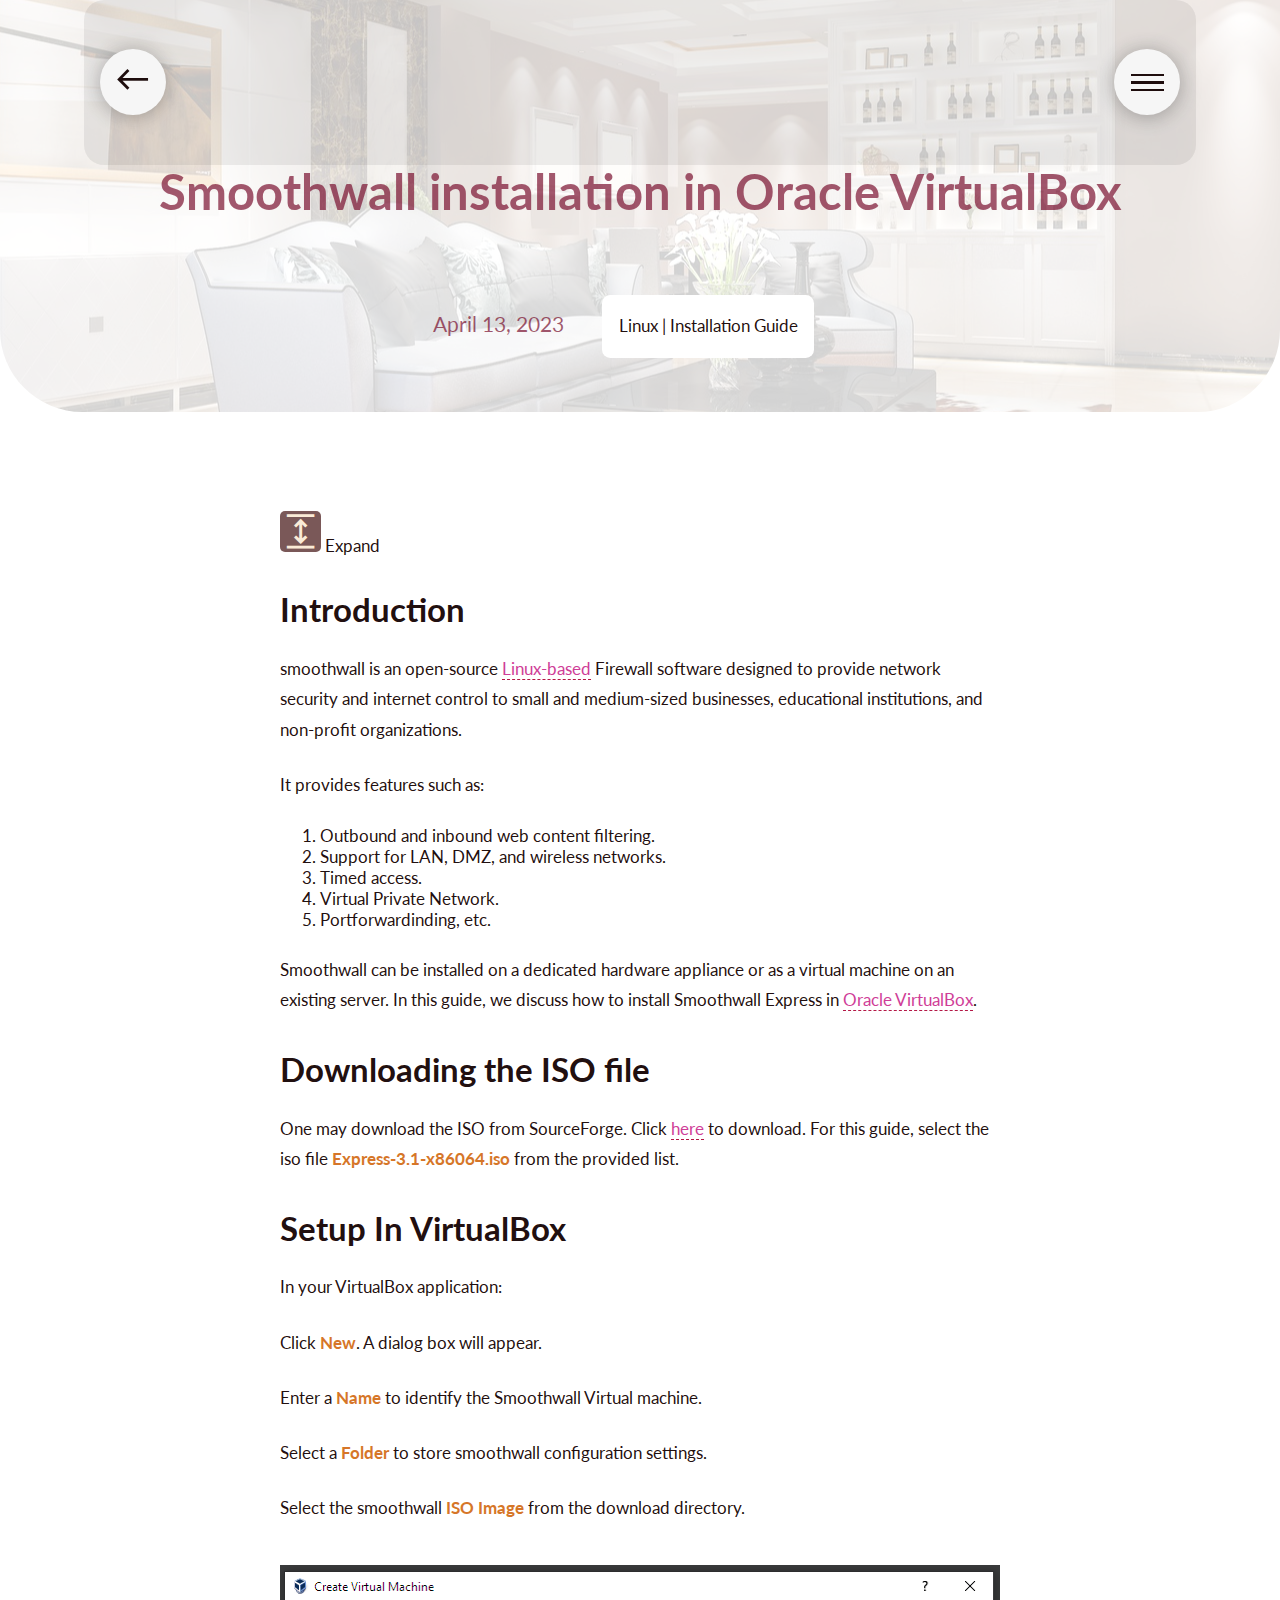
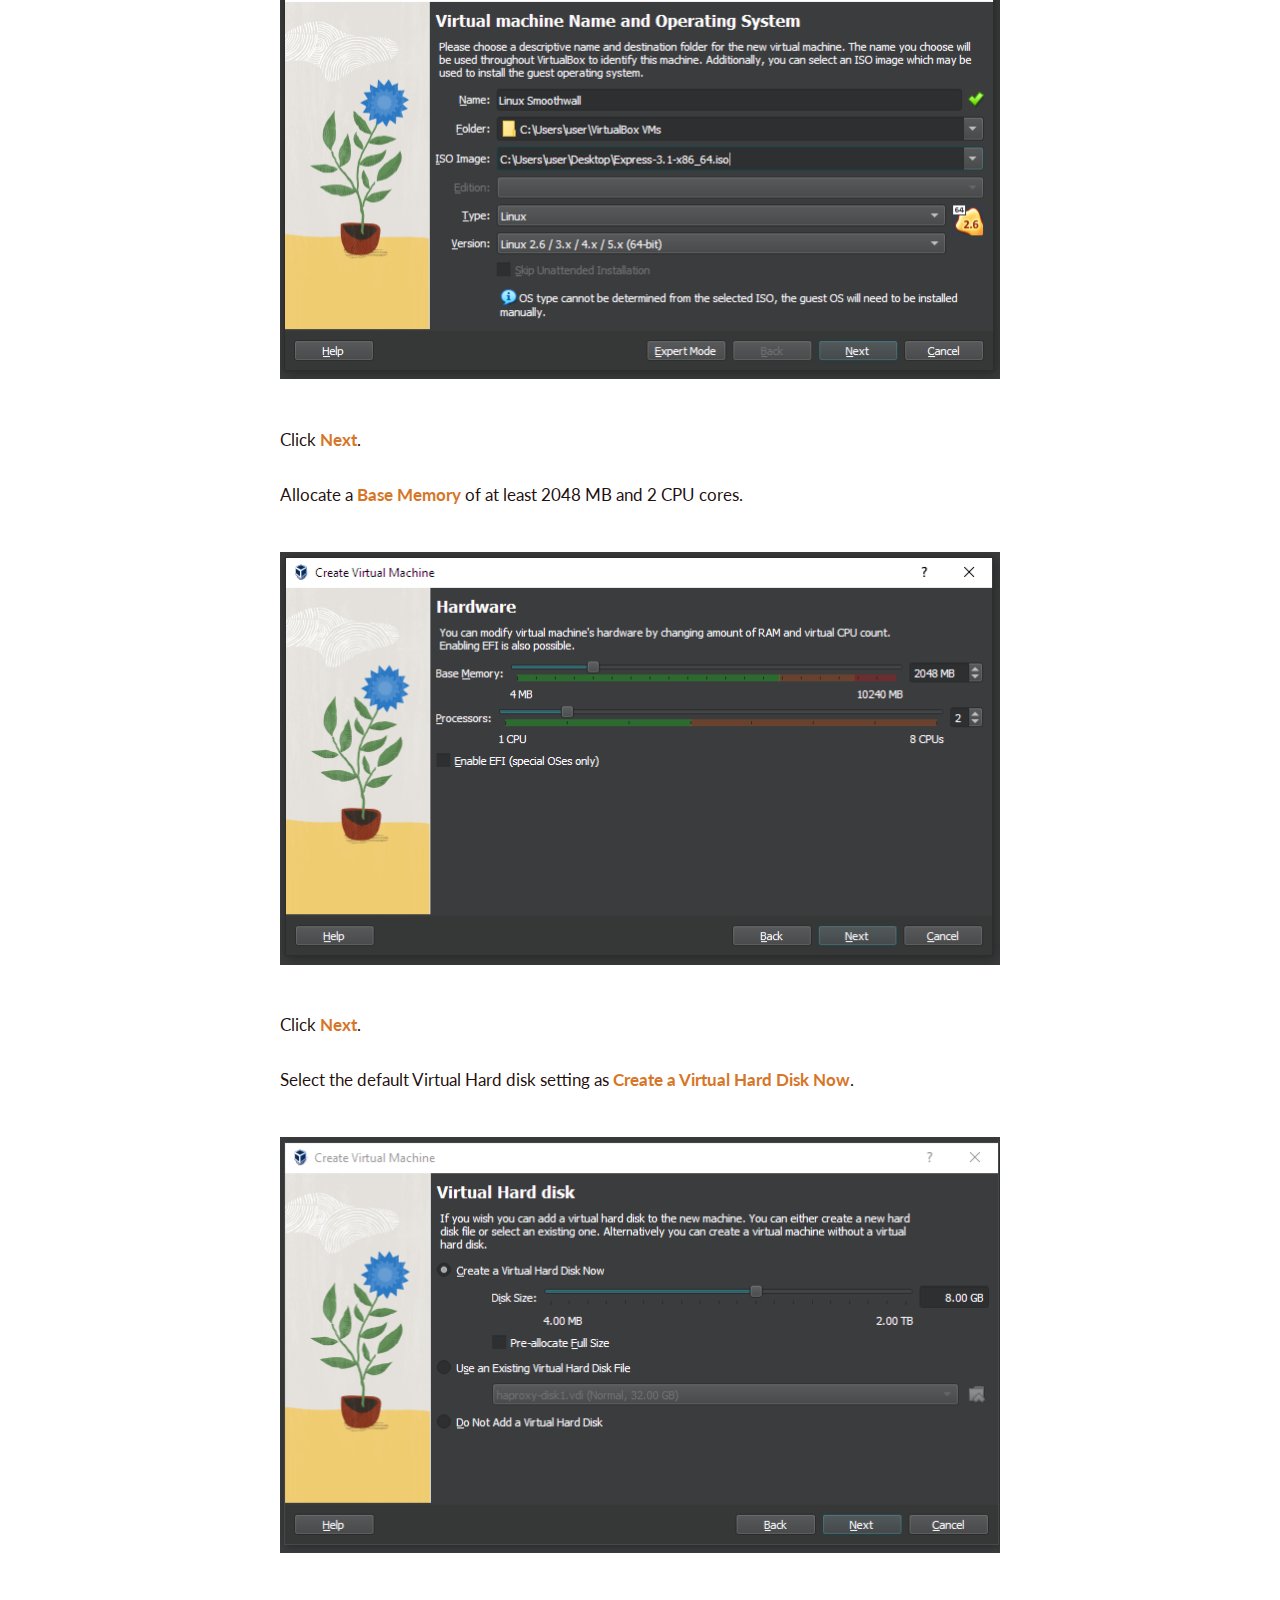
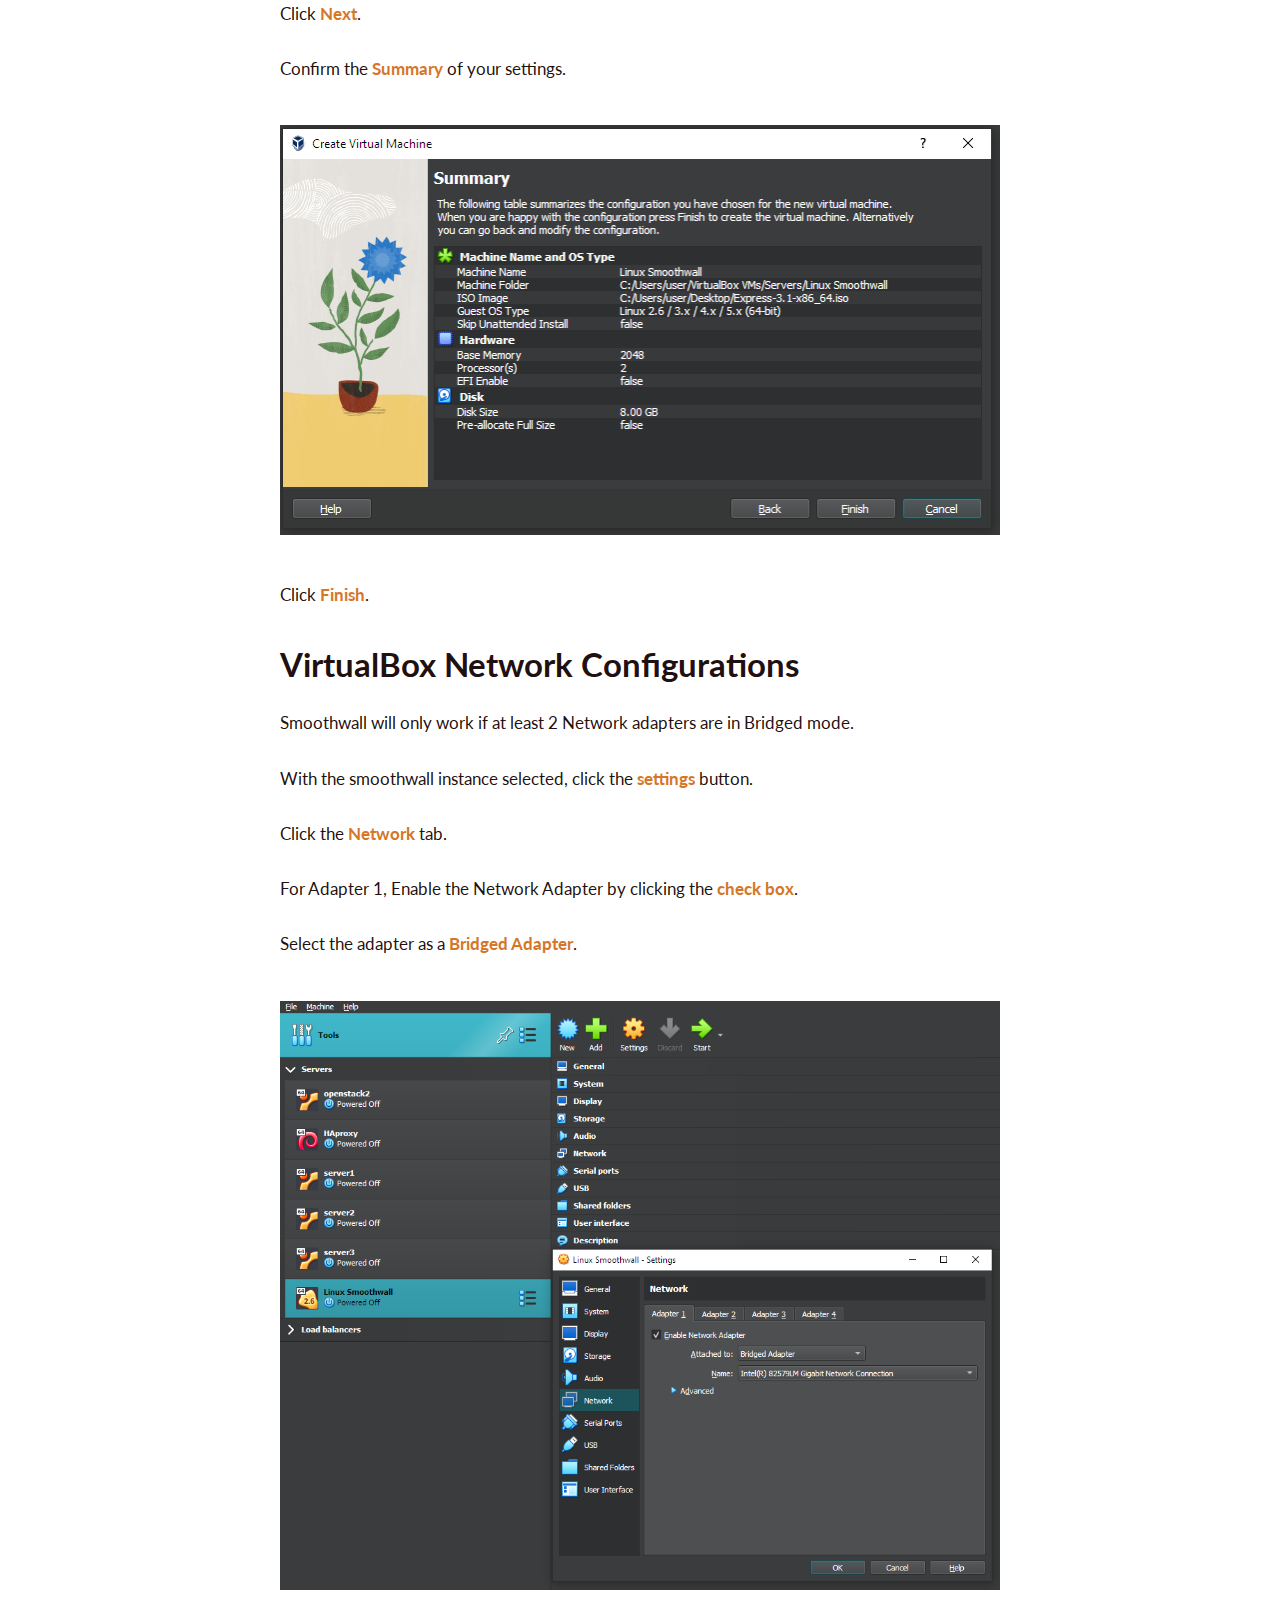
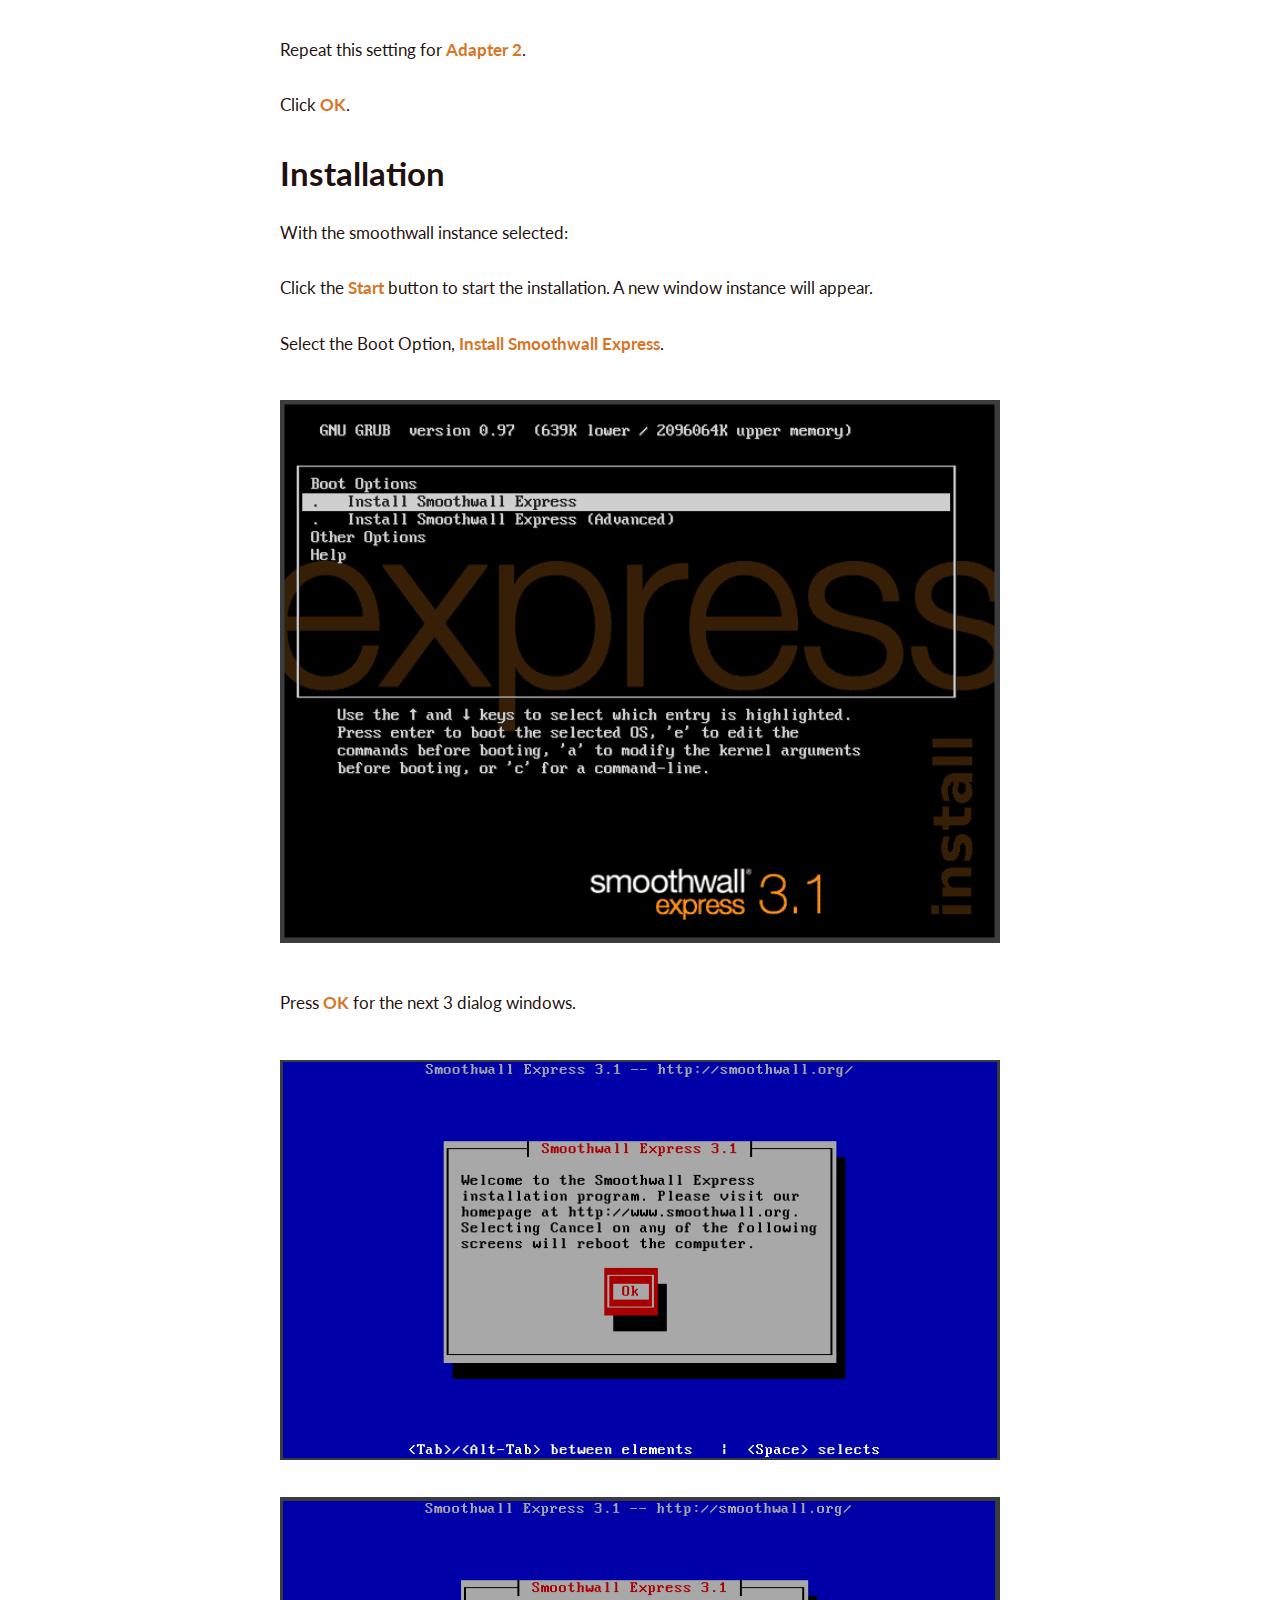
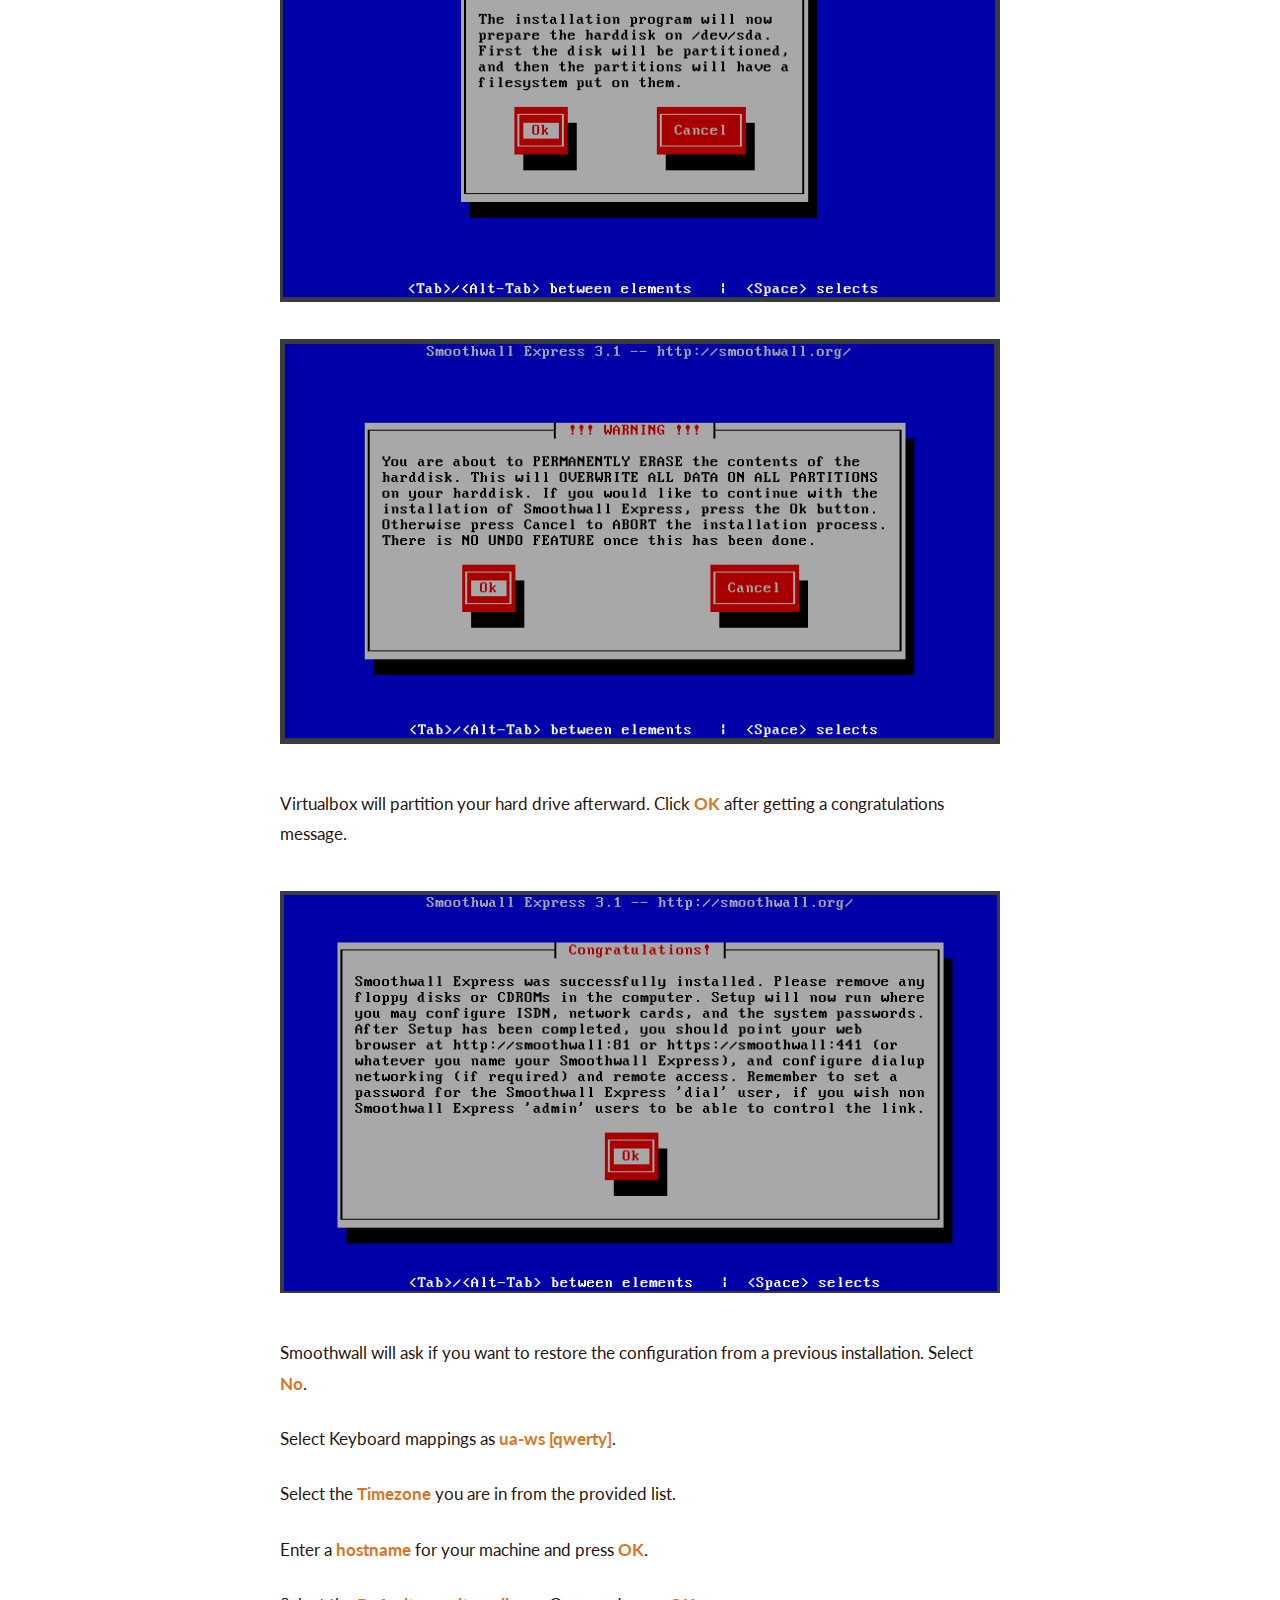
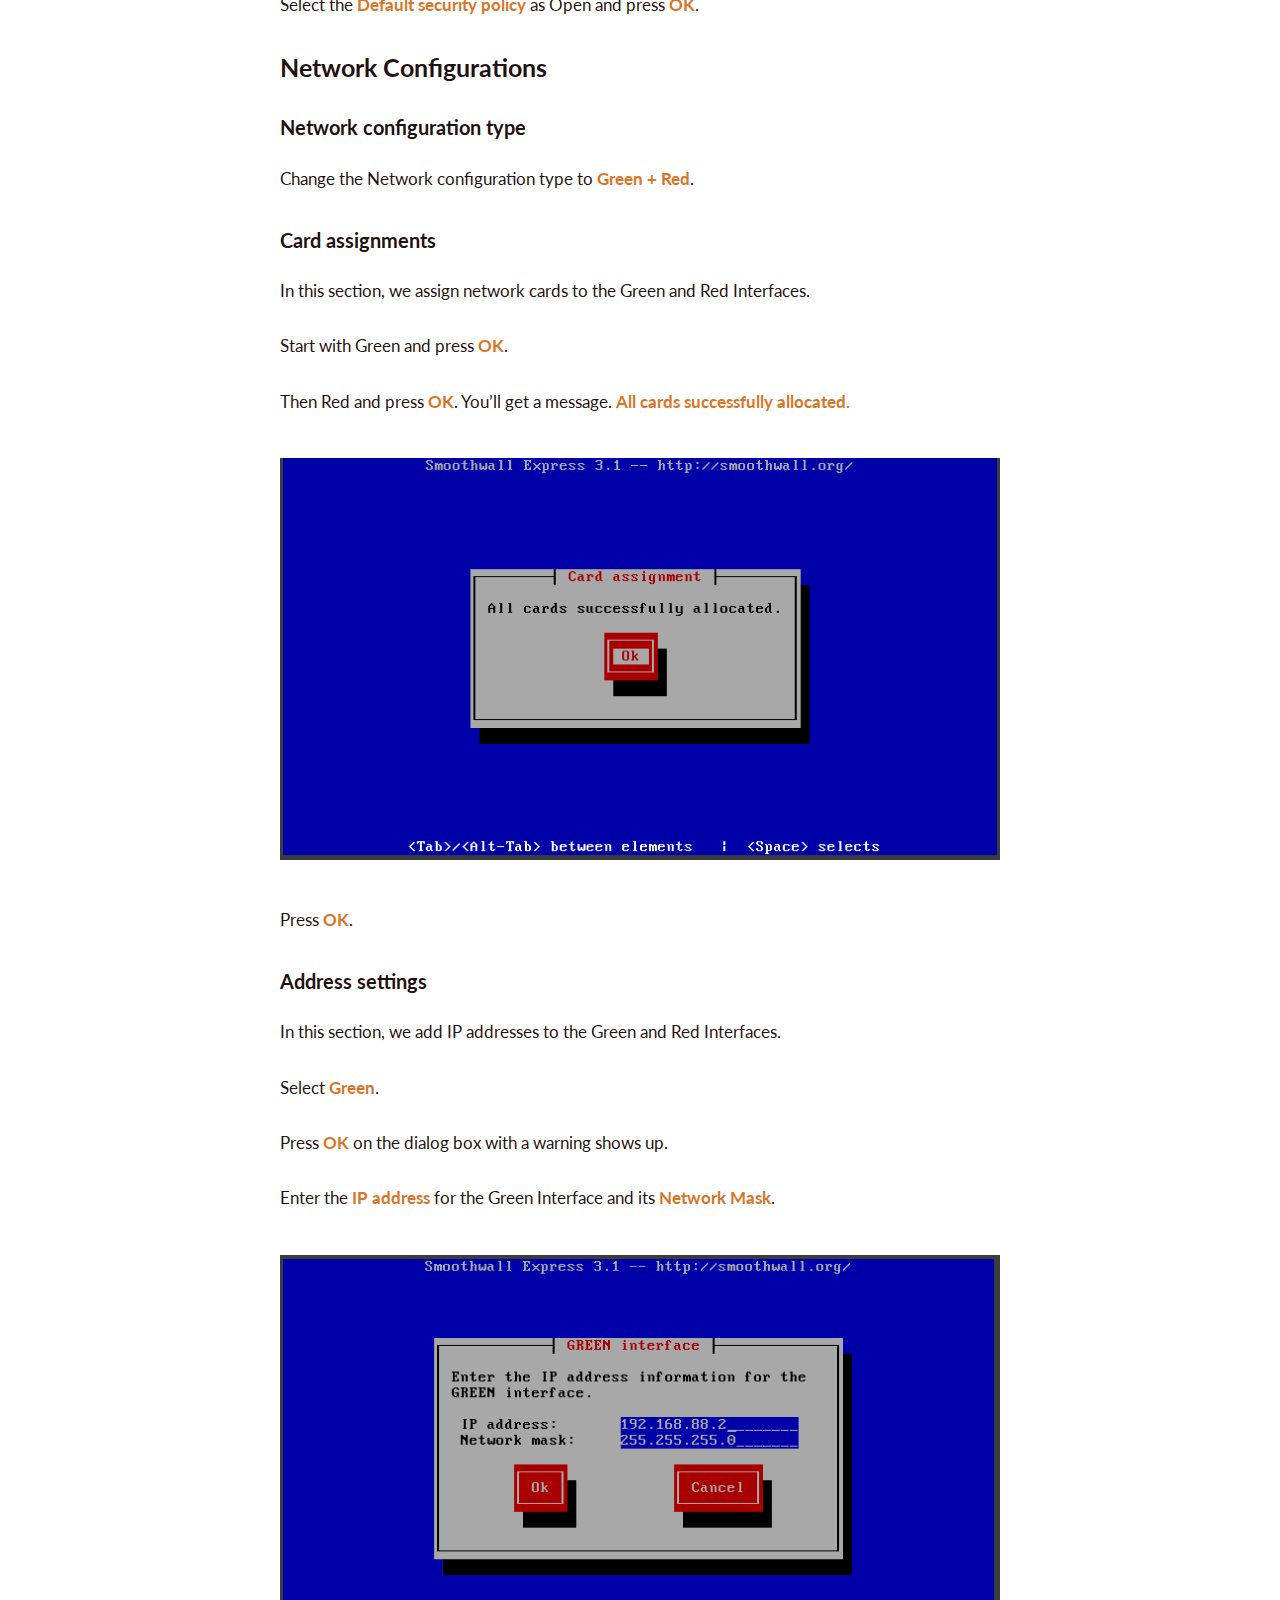
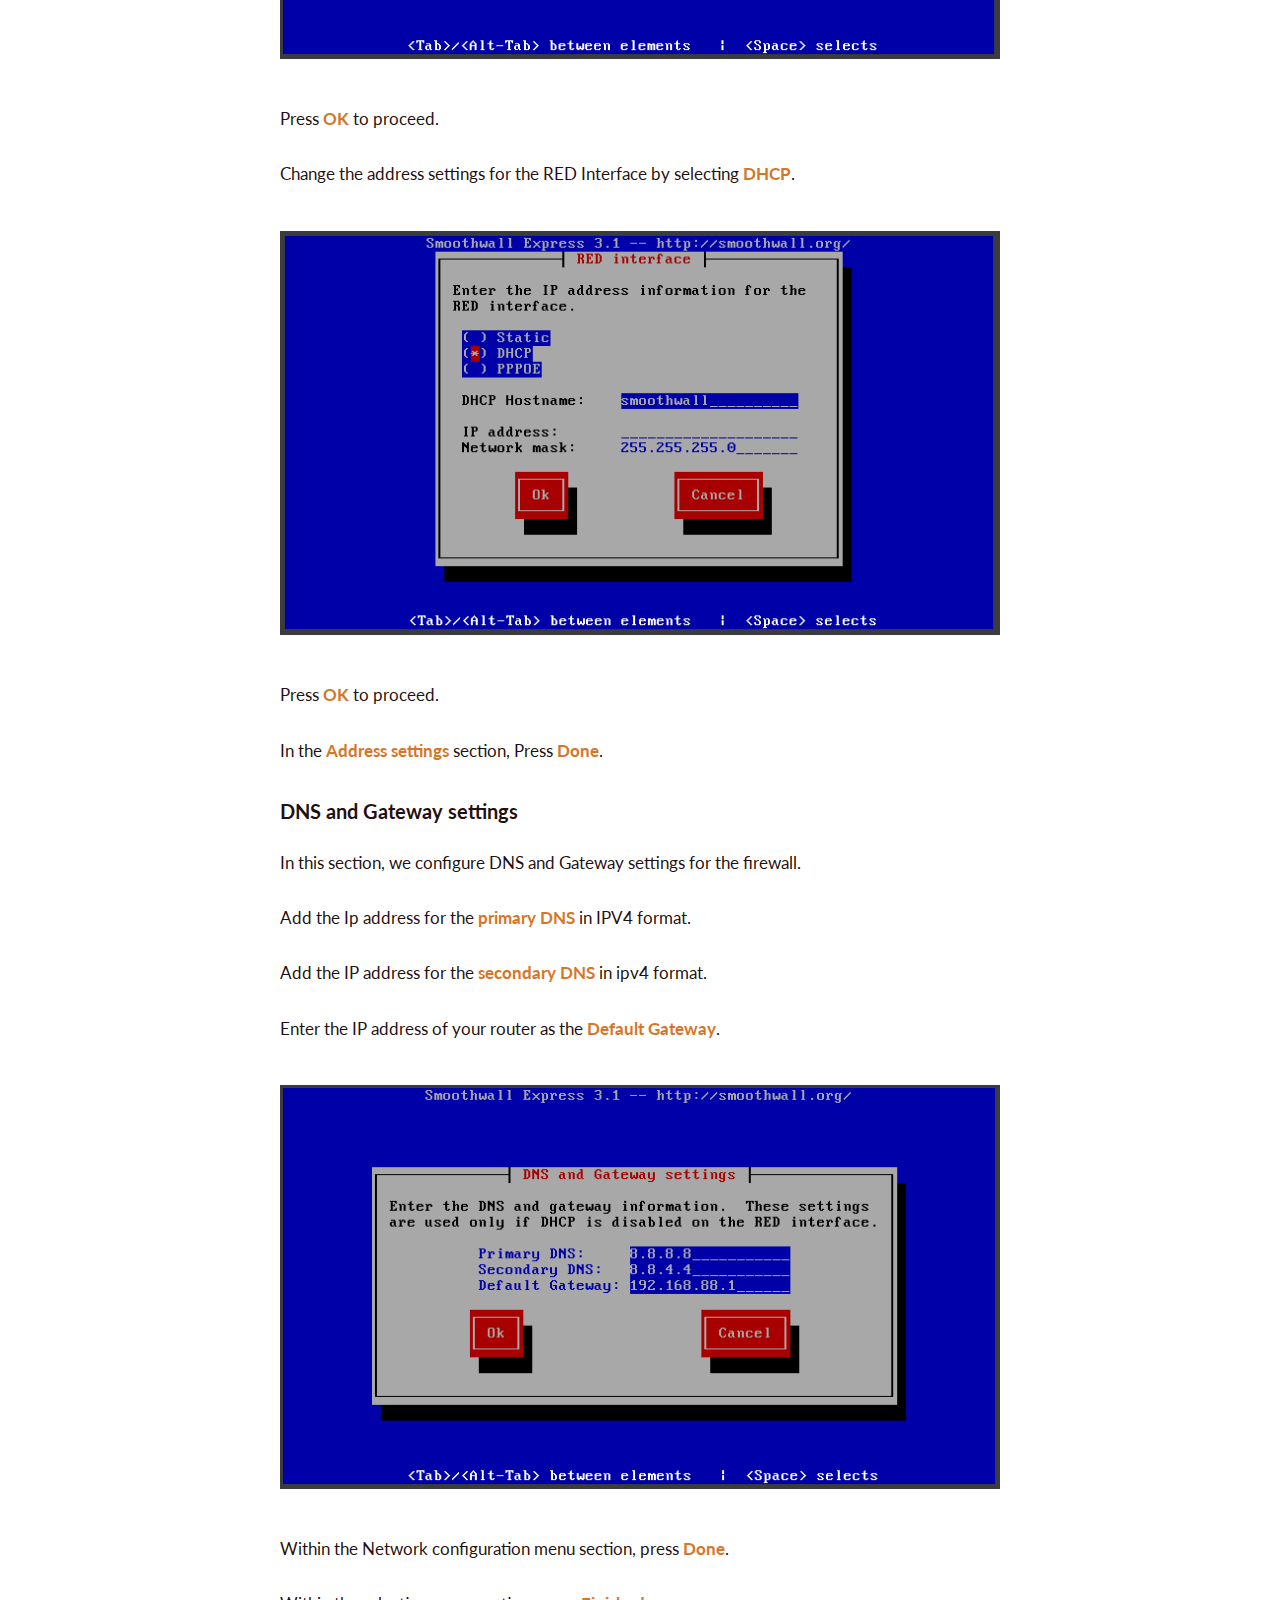
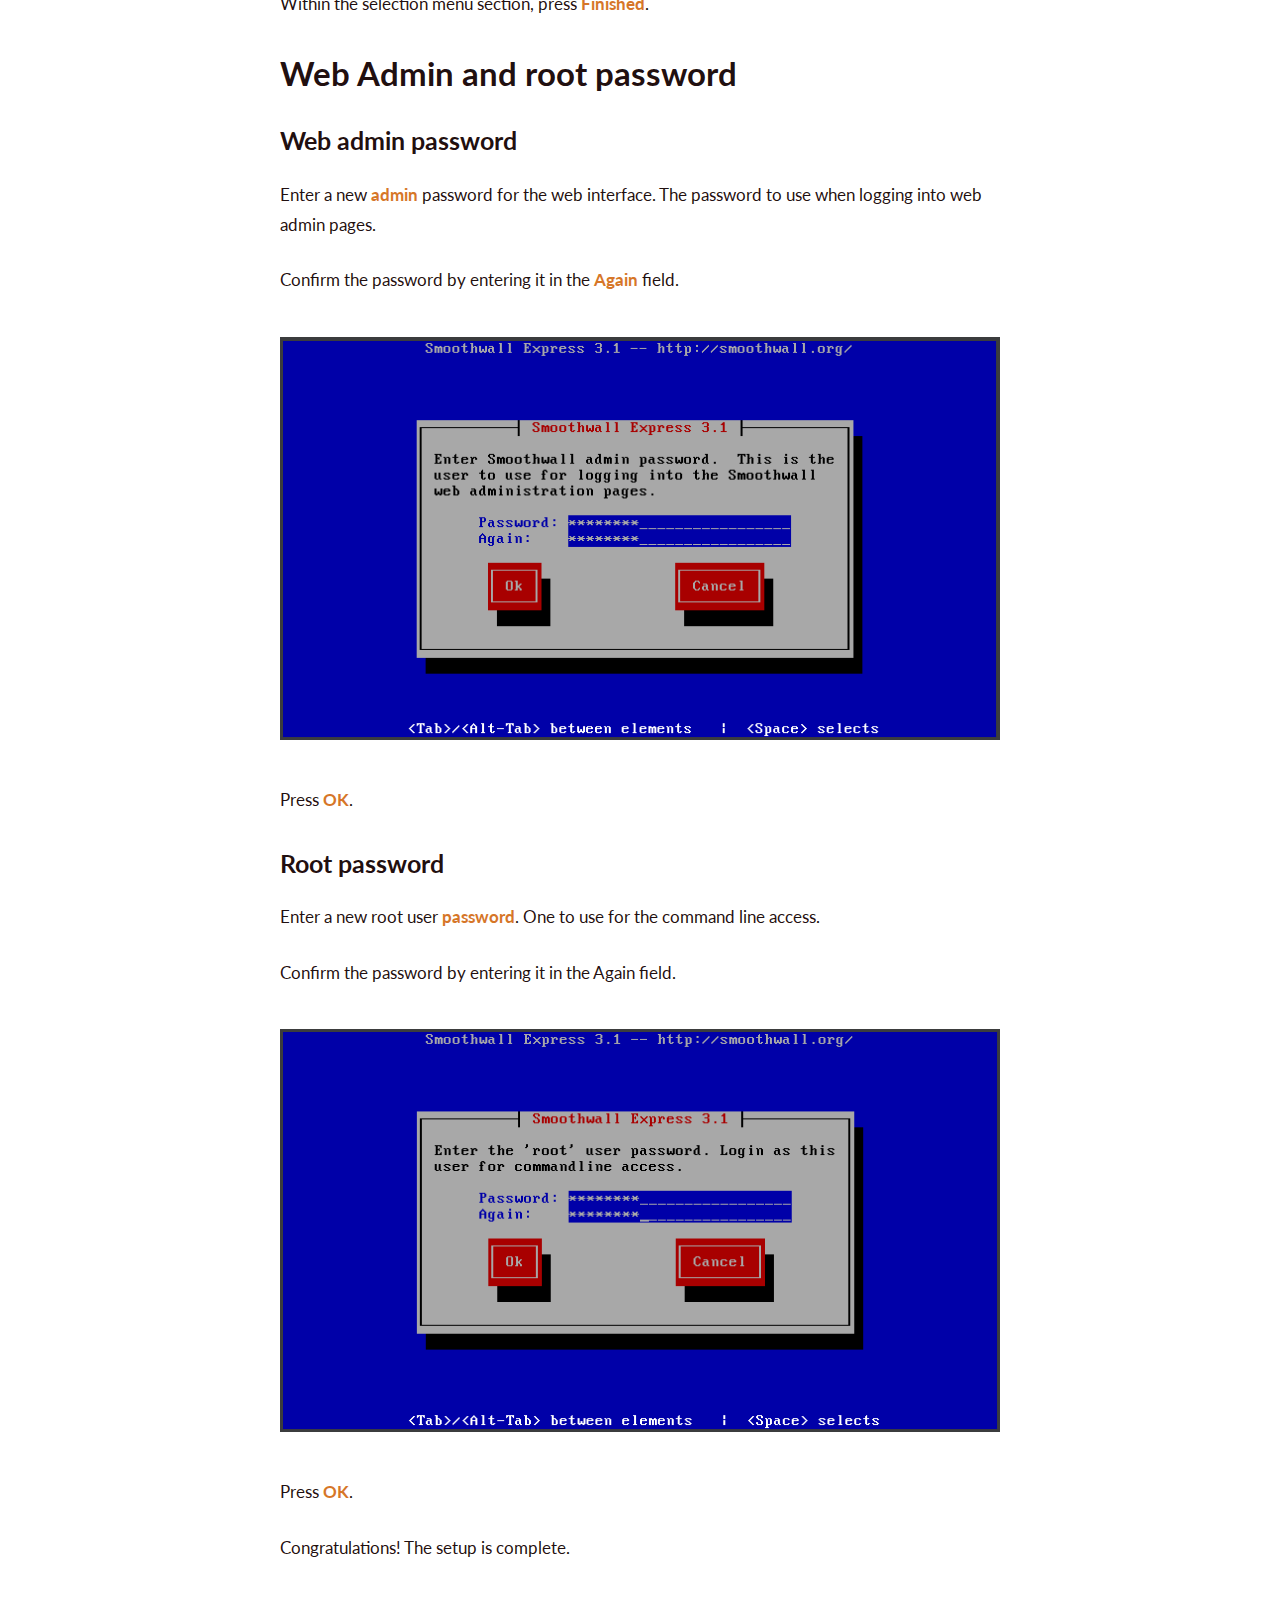
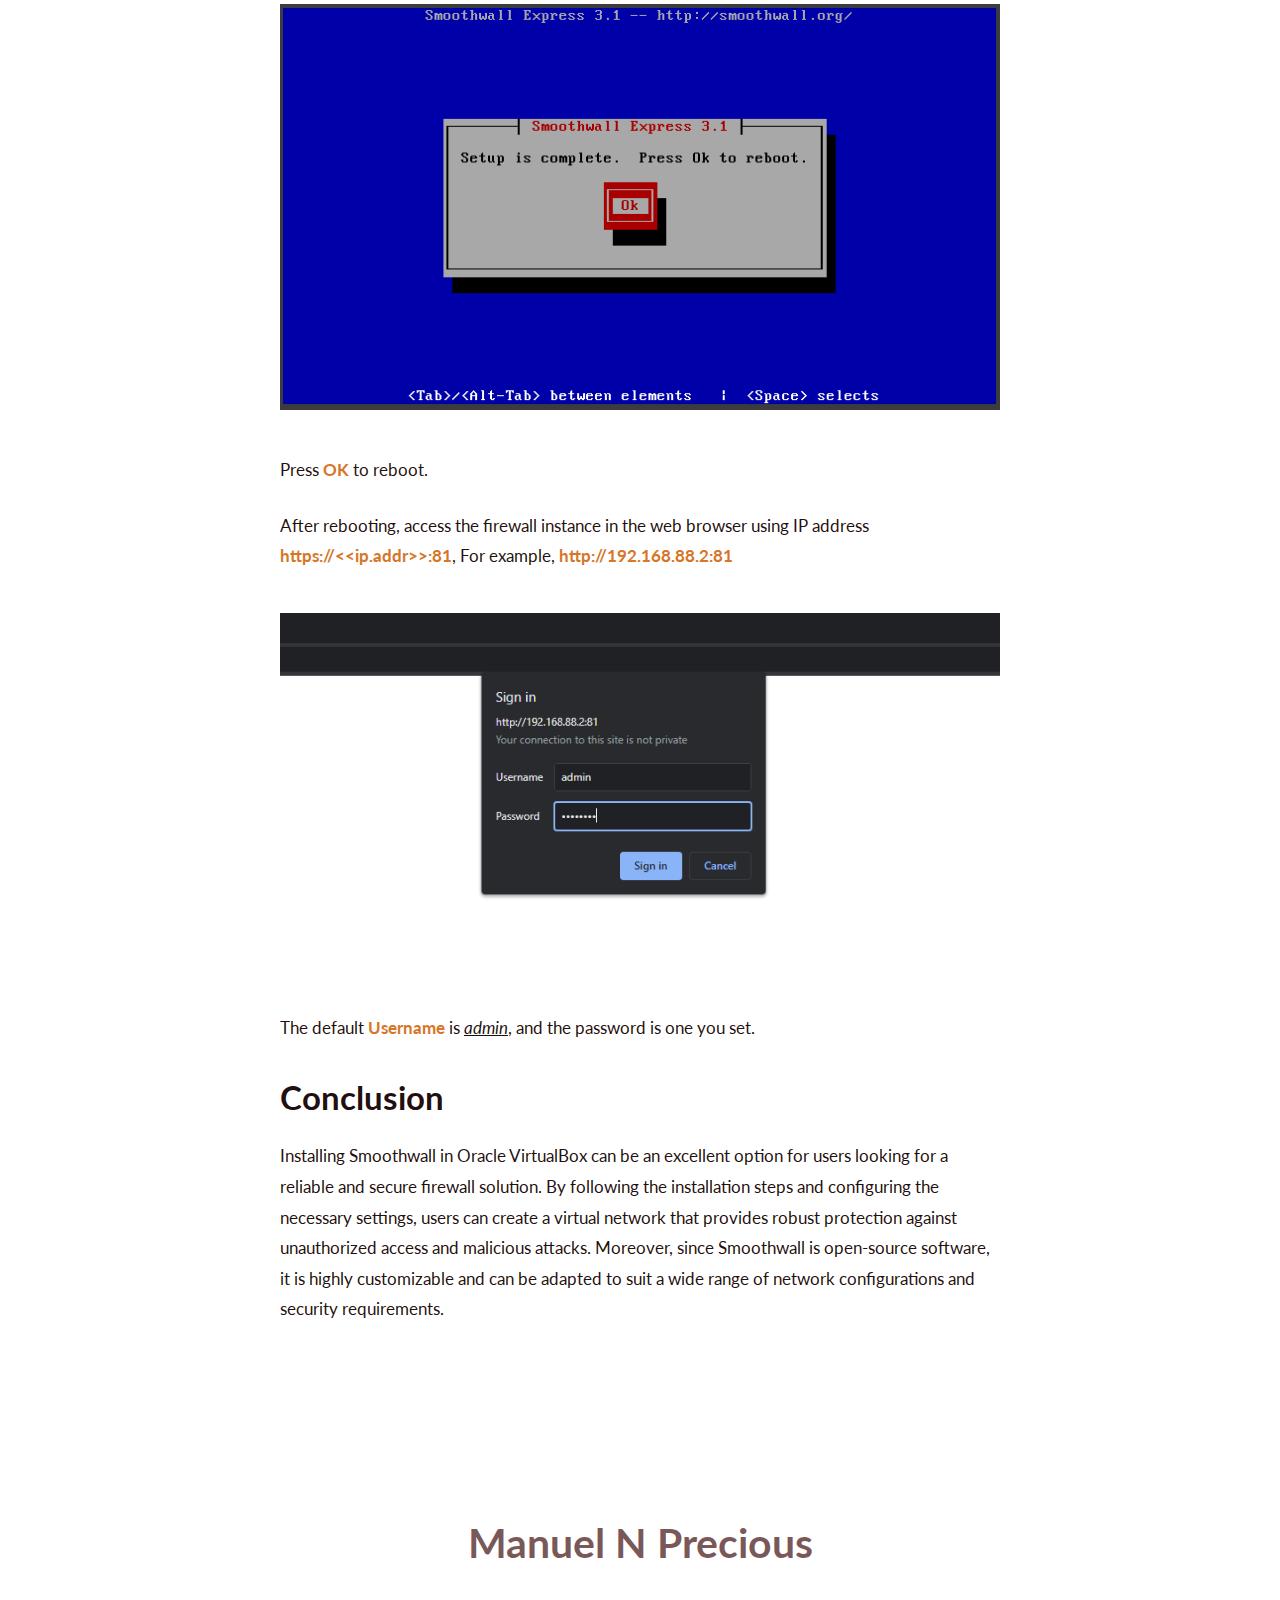
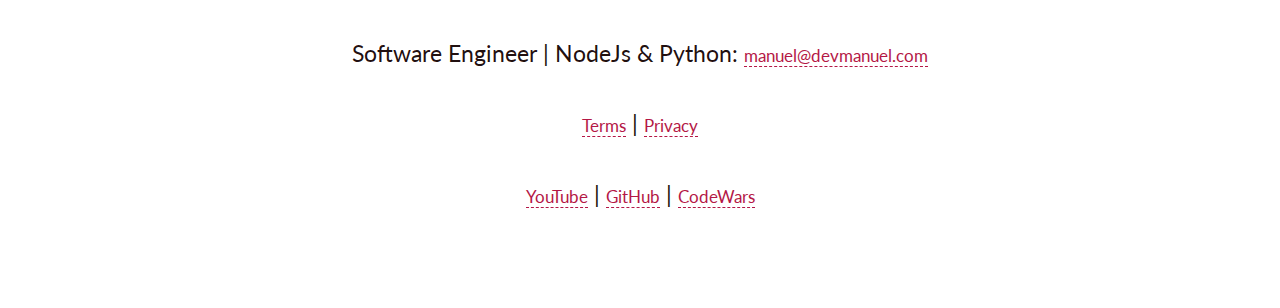
<file: docs/installation.html>
<!DOCTYPE html>
<html lang="en">
  <head>
    <meta charset="UTF-8" />
    <meta http-equiv="X-UA-Compatible" content="IE=edge" />
    <meta name="viewport" content="width=device-width, initial-scale=1.0" />
    <title>Installation Guide</title>
    <link rel="stylesheet" href="main.css" />
    <link rel="icon" type="image/png" href="../images/logo.png" />
    <link rel="stylesheet" href="../utilities.css" />
    <link
      rel="stylesheet"
      href="https://fonts.googleapis.com/css2?family=Material+Symbols+Outlined:opsz,wght,FILL,GRAD@20..48,100..700,0..1,-50..200"
    />
  </head>

  <body>
    <header>
      <div class="margin-sides header-holder">
        <div class="icon-frame">
          <a href="/">
            <span class="material-symbols-outlined"> keyboard_backspace </span>
          </a>
        </div>

        <div id="menu-item" class="icon-frame menu-item">
          <div class="bars bar-tilt"></div>
          <div class="bars bar-none"></div>
          <div class="bars bar-tilt"></div>
        </div>
        <div class="menu">
          <ul>
            <li>
              <span class="material-symbols-outlined"> home </span>
              <a href="/">Home</a>
            </li>
          </ul>
        </div>
      </div>
    </header>
    <div id="hero-section" class="hero-section">
      <div class="overlay">
        <div>
          <h1>Smoothwall installation in Oracle VirtualBox</h1>
        </div>
        <div>
          <p>April 13, 2023 <span>Linux | Installation Guide</span></p>
        </div>
      </div>
    </div>

    <div class="main-container">
      <main>
        <div class="table-of-contents-header">
          <span class="material-symbols-outlined"> expand </span>
          <span>Expand</span>
        </div>
        <nav class="table-of-contents">
          <h2>Table of Contents</h2>
          <ol>
            <li><a href="#intro">Introduction</a></li>
            <li>
              <a href="#downloading-iso">Downloading the ISO file</a>
            </li>
            <li><a href="#setup-in-virtualbox">Setup In VirtualBox</a></li>
            <li>
              <a href="#virtualbox-network-conf"
                >VirtualBox Network Configurations</a
              >
            </li>
            <li>
              <a href="#installation-smoothwall">Installation</a>
              <ul>
                <li class="h2-navlink">
                  <a href="#network-configuration-smoothwall"
                    >Network Configurations</a
                  >
                  <ul>
                    <li class="h3-navlink">
                      <a href="#network-config-type-smoothwall"
                        >Network configuration type</a
                      >
                    </li>
                    <li class="h3-navlink">
                      <a href="#card-assignment-smoothwall">Card assignments</a>
                    </li>
                    <li class="h3-navlink">
                      <a href="#address-settings-smoothwall"
                        >Address settings</a
                      >
                    </li>
                    <li class="h3-navlink">
                      <a href="#dns-and-gateway-settings"
                        >DNS and Gateway settings</a
                      >
                    </li>
                  </ul>
                </li>
              </ul>
            </li>

            <li>
              <a href="#web-admin-root-passwd">Web Admin and root password</a>
              <ul>
                <li class="h2-navlink">
                  <a href="#web-admin-passd">Web admin password</a>
                </li>
                <li class="h2-navlink">
                  <a href="#root-passd">Root password</a>
                </li>
              </ul>
            </li>
            <li>
              <a href="#conclusion">Conclusion</a>
            </li>
          </ol>
        </nav>
        <p></p>
        <h1 id="intro">Introduction</h1>
        <p>
          smoothwall is an open-source
          <a href="https://opensource.org/osd/" target="_blank">Linux-based</a>
          Firewall software designed to provide network security and internet
          control to small and medium-sized businesses, educational
          institutions, and non-profit organizations.
        </p>
        <p>It provides features such as:</p>
        <ol>
          <li>Outbound and inbound web content filtering.</li>
          <li>Support for LAN, DMZ, and wireless networks.</li>
          <li>Timed access.</li>
          <li>Virtual Private Network.</li>
          <li>Portforwardinding, etc.</li>
        </ol>
        <p>
          Smoothwall can be installed on a dedicated hardware appliance or as a
          virtual machine on an existing server. In this guide, we discuss how
          to install Smoothwall Express in
          <a href="https://www.virtualbox.org/" target="_blank"
            >Oracle VirtualBox</a
          >.
        </p>

        <h1 id="downloading-iso">Downloading the ISO file</h1>
        <p>
          One may download the ISO from SourceForge. Click
          <a href="https://smoothwall.org/download.html" target="_blank"
            >here</a
          >
          to download. For this guide, select the iso file
          <strong>Express-3.1-x86064.iso</strong> from the provided list.
        </p>
        <h1 id="setup-in-virtualbox">Setup In VirtualBox</h1>
        <p>In your VirtualBox application:</p>
        <p>Click <strong>New</strong>. A dialog box will appear.</p>
        <p>
          Enter a <strong>Name</strong> to identify the Smoothwall Virtual
          machine.
        </p>
        <p>
          Select a <strong>Folder</strong> to store smoothwall configuration
          settings.
        </p>
        <p>
          Select the smoothwall <strong>ISO Image</strong> from the download
          directory.
        </p>
        <img src="./installation-images/smoothwall1.PNG" alt="" />
        <p>Click <strong>Next</strong>.</p>
        <p>
          Allocate a <strong>Base Memory</strong> of at least 2048 MB and 2 CPU
          cores.
        </p>
        <img src="./installation-images/smoothwall2.PNG" alt="" />
        <p>Click <strong>Next</strong>.</p>
        <p>
          Select the default Virtual Hard disk setting as
          <strong>Create a Virtual Hard Disk Now</strong>.
        </p>
        <img src="installation-images/smoothwall3.PNG" alt="" />
        <p>Click <strong>Next</strong>.</p>
        <p>Confirm the <strong>Summary</strong> of your settings.</p>
        <img src="./installation-images/smoothwall4.PNG" alt="" />
        <p>Click <strong>Finish</strong>.</p>

        <h1 id="virtualbox-network-conf">VirtualBox Network Configurations</h1>
        <p>
          Smoothwall will only work if at least 2 Network adapters are in
          Bridged mode.
        </p>
        <p>
          With the smoothwall instance selected, click the
          <strong>settings</strong> button.
        </p>
        <p>Click the <strong>Network</strong> tab.</p>
        <p>
          For Adapter 1, Enable the Network Adapter by clicking the
          <strong>check box</strong>.
        </p>
        <p>Select the adapter as a <strong>Bridged Adapter</strong>.</p>
        <img src="./installation-images/smoothwall6.PNG" alt="" />
        <p>Repeat this setting for <strong>Adapter 2</strong>.</p>
        <p>Click <strong>OK</strong>.</p>

        <h1 id="installation-smoothwall">Installation</h1>
        <p>With the smoothwall instance selected:</p>
        <p>
          Click the <strong>Start</strong> button to start the installation. A
          new window instance will appear.
        </p>
        <p>
          Select the Boot Option, <strong>Install Smoothwall Express</strong>.
        </p>
        <img src="./installation-images/smoothwall7.PNG" alt="" />
        <p>Press <strong>OK</strong> for the next 3 dialog windows.</p>
        <img src="./installation-images/smoothwall8.PNG" alt="" />
        <img src="./installation-images/smoothwall9.PNG" alt="" />
        <img src="./installation-images/smoothwall10.PNG" alt="" />
        <p>
          Virtualbox will partition your hard drive afterward. Click
          <strong>OK</strong> after getting a congratulations message.
        </p>
        <img src="./installation-images/smoothwall11.PNG" alt="" />
        <p>
          Smoothwall will ask if you want to restore the configuration from a
          previous installation. Select <strong>No</strong>.
        </p>
        <p>Select Keyboard mappings as <strong>ua-ws [qwerty]</strong>.</p>
        <p>
          Select the <strong>Timezone</strong> you are in from the provided
          list.
        </p>
        <p>
          Enter a <strong>hostname</strong> for your machine and press
          <strong>OK</strong>.
        </p>
        <p>
          Select the <strong>Default security policy</strong> as Open and press
          <strong>OK</strong>.
        </p>

        <h2 id="network-configuration-smoothwall">Network Configurations</h2>
        <h3 id="network-config-type-smoothwall">Network configuration type</h3>

        <p>
          Change the Network configuration type to <strong>Green + Red</strong>.
        </p>

        <h3 id="card-assignment-smoothwall">Card assignments</h3>
        <p>
          In this section, we assign network cards to the Green and Red
          Interfaces.
        </p>

        <p>Start with Green and press <strong>OK</strong>.</p>
        <p>
          Then Red and press <strong>OK</strong>. You’ll get a message.
          <strong>All cards successfully allocated.</strong>
        </p>
        <img src="./installation-images/smoothwall14.PNG" alt="" />
        <p>Press <strong>OK</strong>.</p>

        <h3 id="address-settings-smoothwall">Address settings</h3>
        <p>
          In this section, we add IP addresses to the Green and Red Interfaces.
        </p>
        <p>Select <strong>Green</strong>.</p>
        <p>
          Press <strong>OK</strong> on the dialog box with a warning shows up.
        </p>
        <p>
          Enter the <strong>IP address</strong> for the Green Interface and its
          <strong>Network Mask</strong>.
        </p>
        <img src="./installation-images/smoothwall15.PNG" alt="" />
        <p>Press <strong>OK</strong> to proceed.</p>
        <p>
          Change the address settings for the RED Interface by selecting
          <strong>DHCP</strong>.
        </p>
        <img src="./installation-images/smoothwall16.PNG" alt="" />
        <p>Press <strong>OK</strong> to proceed.</p>
        <p>
          In the <strong>Address settings</strong> section, Press
          <strong>Done</strong>.
        </p>
        <h3 id="dns-and-gateway-settings">DNS and Gateway settings</h3>
        <p>
          In this section, we configure DNS and Gateway settings for the
          firewall.
        </p>
        <p>
          Add the Ip address for the <strong>primary DNS</strong> in IPV4
          format.
        </p>
        <p>
          Add the IP address for the <strong>secondary DNS</strong> in ipv4
          format.
        </p>
        <p>
          Enter the IP address of your router as the
          <strong>Default Gateway</strong>.
        </p>
        <img src="./installation-images/smoothwall17.PNG" alt="" />
        <p>
          Within the Network configuration menu section, press
          <strong>Done</strong>.
        </p>
        <p>
          Within the selection menu section, press <strong>Finished</strong>.
        </p>

        <h1 id="web-admin-root-passwd">Web Admin and root password</h1>
        <h2 id="web-admin-passd">Web admin password</h2>

        <p>
          Enter a new <strong>admin</strong> password for the web interface. The
          password to use when logging into web admin pages.
        </p>
        <p>
          Confirm the password by entering it in the
          <strong>Again</strong> field.
        </p>
        <img src="./installation-images/smoothwall18.PNG" alt="" />
        <p>Press <strong>OK</strong>.</p>

        <h2 id="root-passd">Root password</h2>

        <p>
          Enter a new root user <strong>password</strong>. One to use for the
          command line access.
        </p>
        <p>Confirm the password by entering it in the Again field.</p>
        <img src="./installation-images/smoothwall19.PNG" alt="" />
        <p>Press <strong>OK</strong>.</p>

        <p>Congratulations! The setup is complete.</p>
        <img src="./installation-images/smoothwall20.PNG" alt="" />
        <p>Press <strong>OK</strong> to reboot.</p>
        <p>
          After rebooting, access the firewall instance in the web browser using
          IP address <strong>https://&lt;&lt;ip.addr&gt;&gt;:81</strong>, For
          example, <strong>http://192.168.88.2:81</strong>
        </p>
        <img src="./installation-images/smoothwall21.PNG" alt="" />
        <p>
          The default <strong>Username</strong> is <em><u>admin</u></em
          >, and the password is one you set.
        </p>
        <h1 id="conclusion">Conclusion</h1>
        <p>
          Installing Smoothwall in Oracle VirtualBox can be an excellent option
          for users looking for a reliable and secure firewall solution. By
          following the installation steps and configuring the necessary
          settings, users can create a virtual network that provides robust
          protection against unauthorized access and malicious attacks.
          Moreover, since Smoothwall is open-source software, it is highly
          customizable and can be adapted to suit a wide range of network
          configurations and security requirements.
        </p>
      </main>
    </div>
    <div>
      <footer class="footer-docs">
        <h1>Manuel N Precious</h1>
        <p>
          Software Engineer | NodeJs & Python:
          <span
            ><a href="mailto:manuel@devmanuel.com"
              >manuel@devmanuel.com</a
            ></span
          >
        </p>
        <p><a href="#">Terms</a> | <a href="#">Privacy</a></p>
        <p>
          <a href="https://www.youtube.com/@nmprecious" target="_blank"
            >YouTube</a
          >
          |
          <a href="https://github.com/Manuel-Smith" target="_blank">GitHub</a> |
          <a href="https://www.codewars.com/users/Manuel-smith" target="_blank"
            >CodeWars</a
          >
        </p>
      </footer>
    </div>

    <script src="../menu.js"></script>
    <script src="../toc.js"></script>
  </body>
</html>
</file>
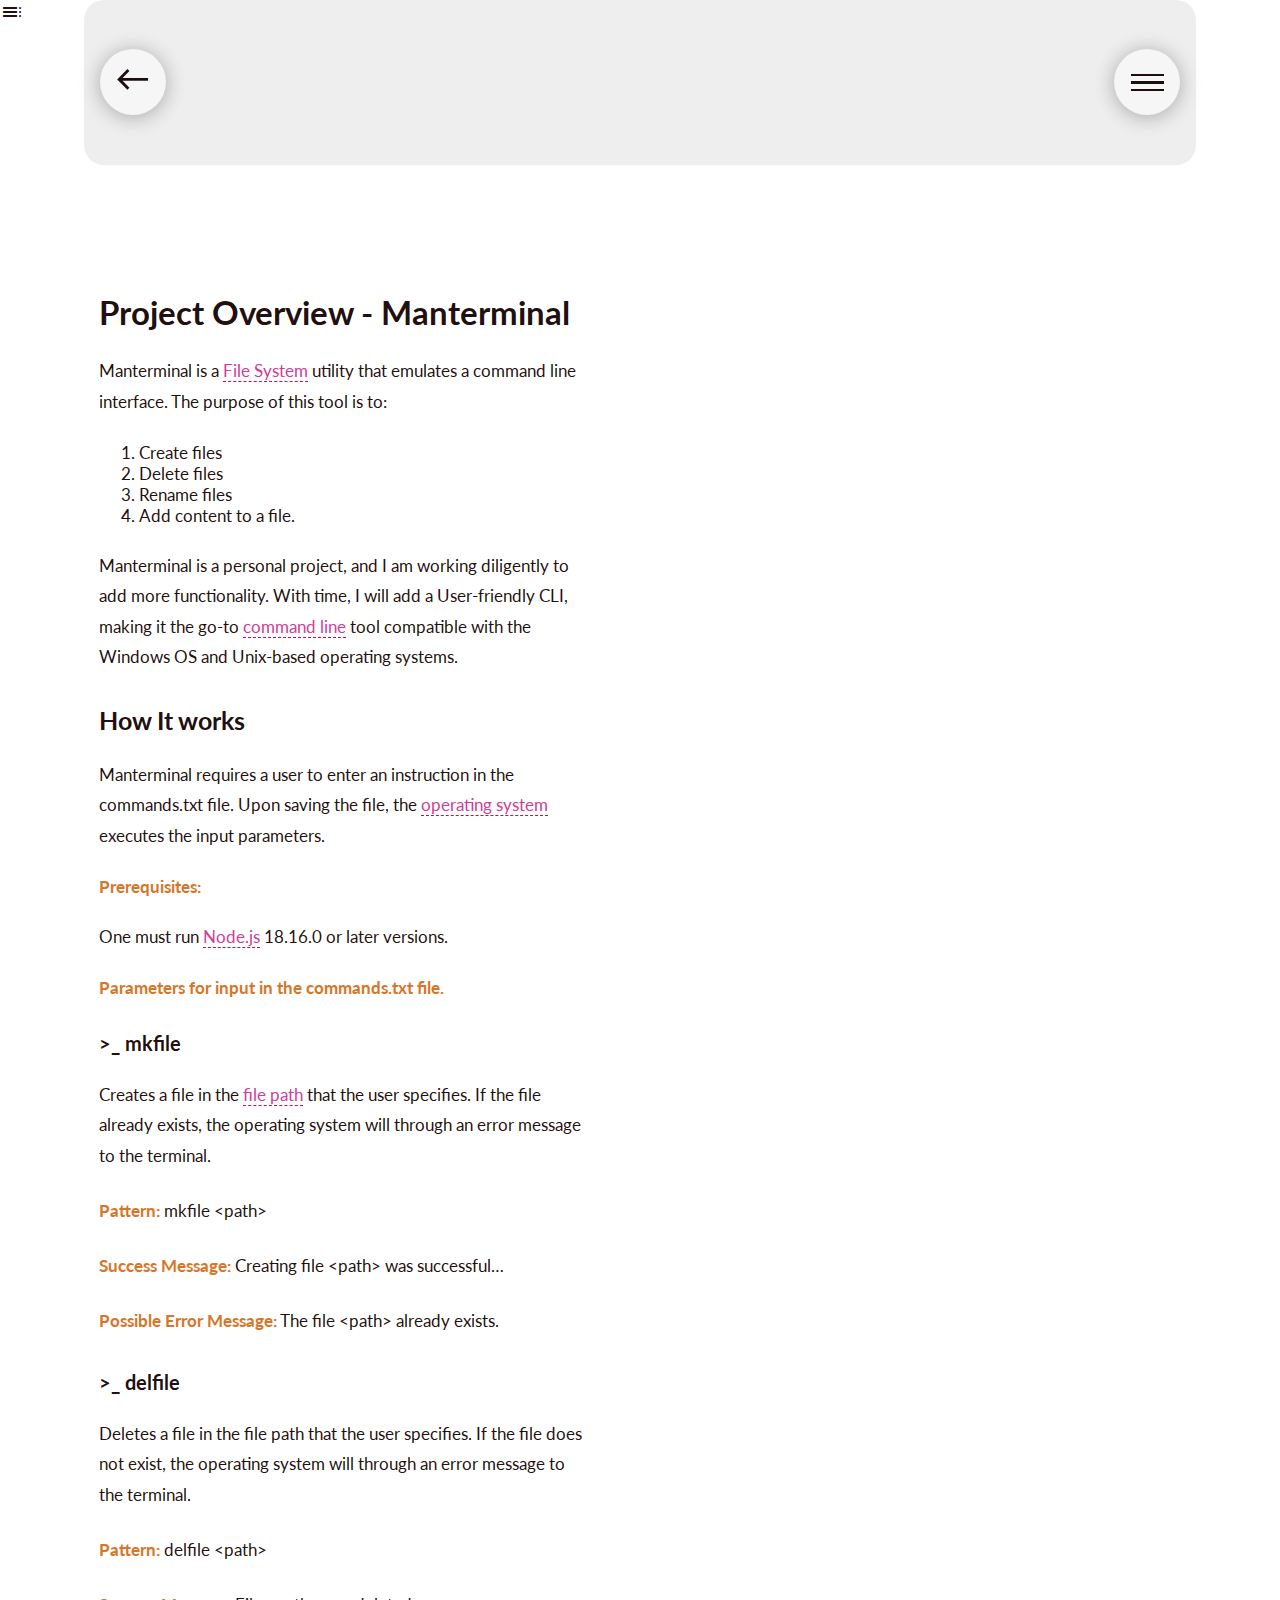
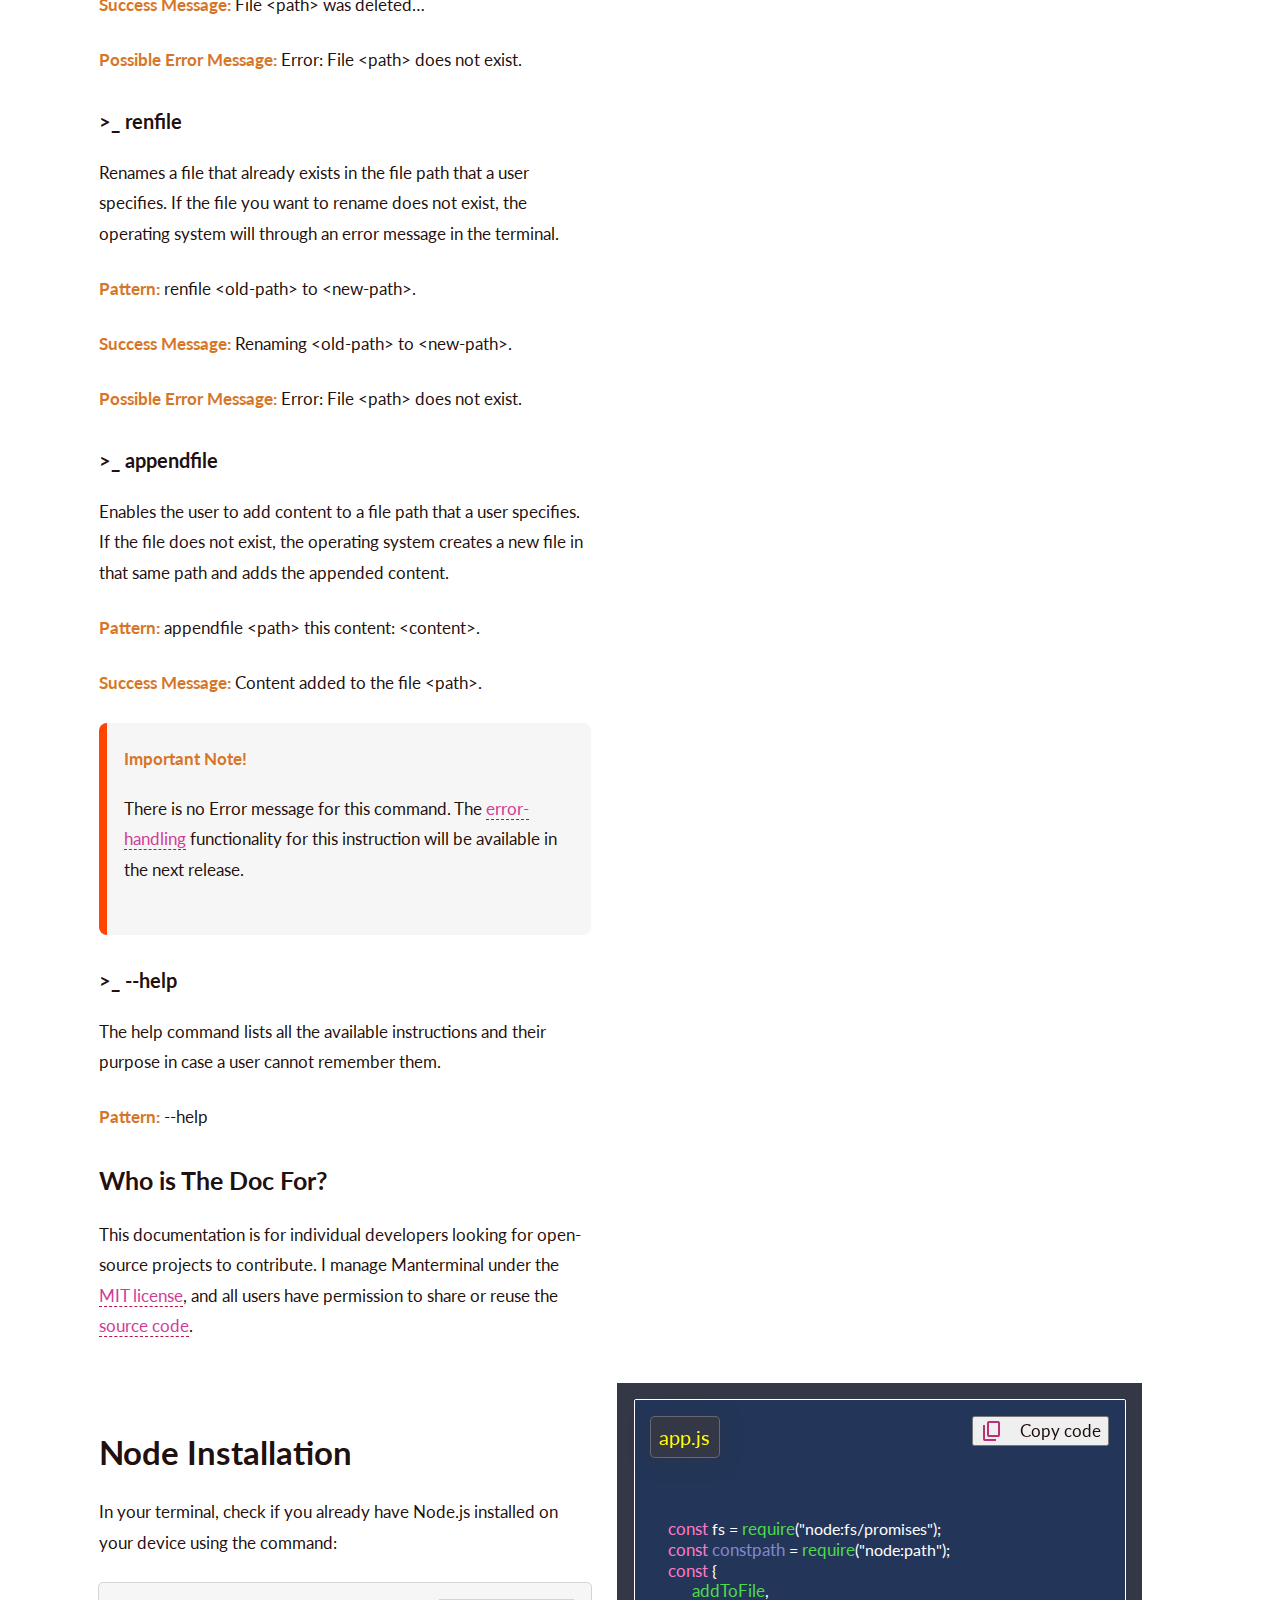
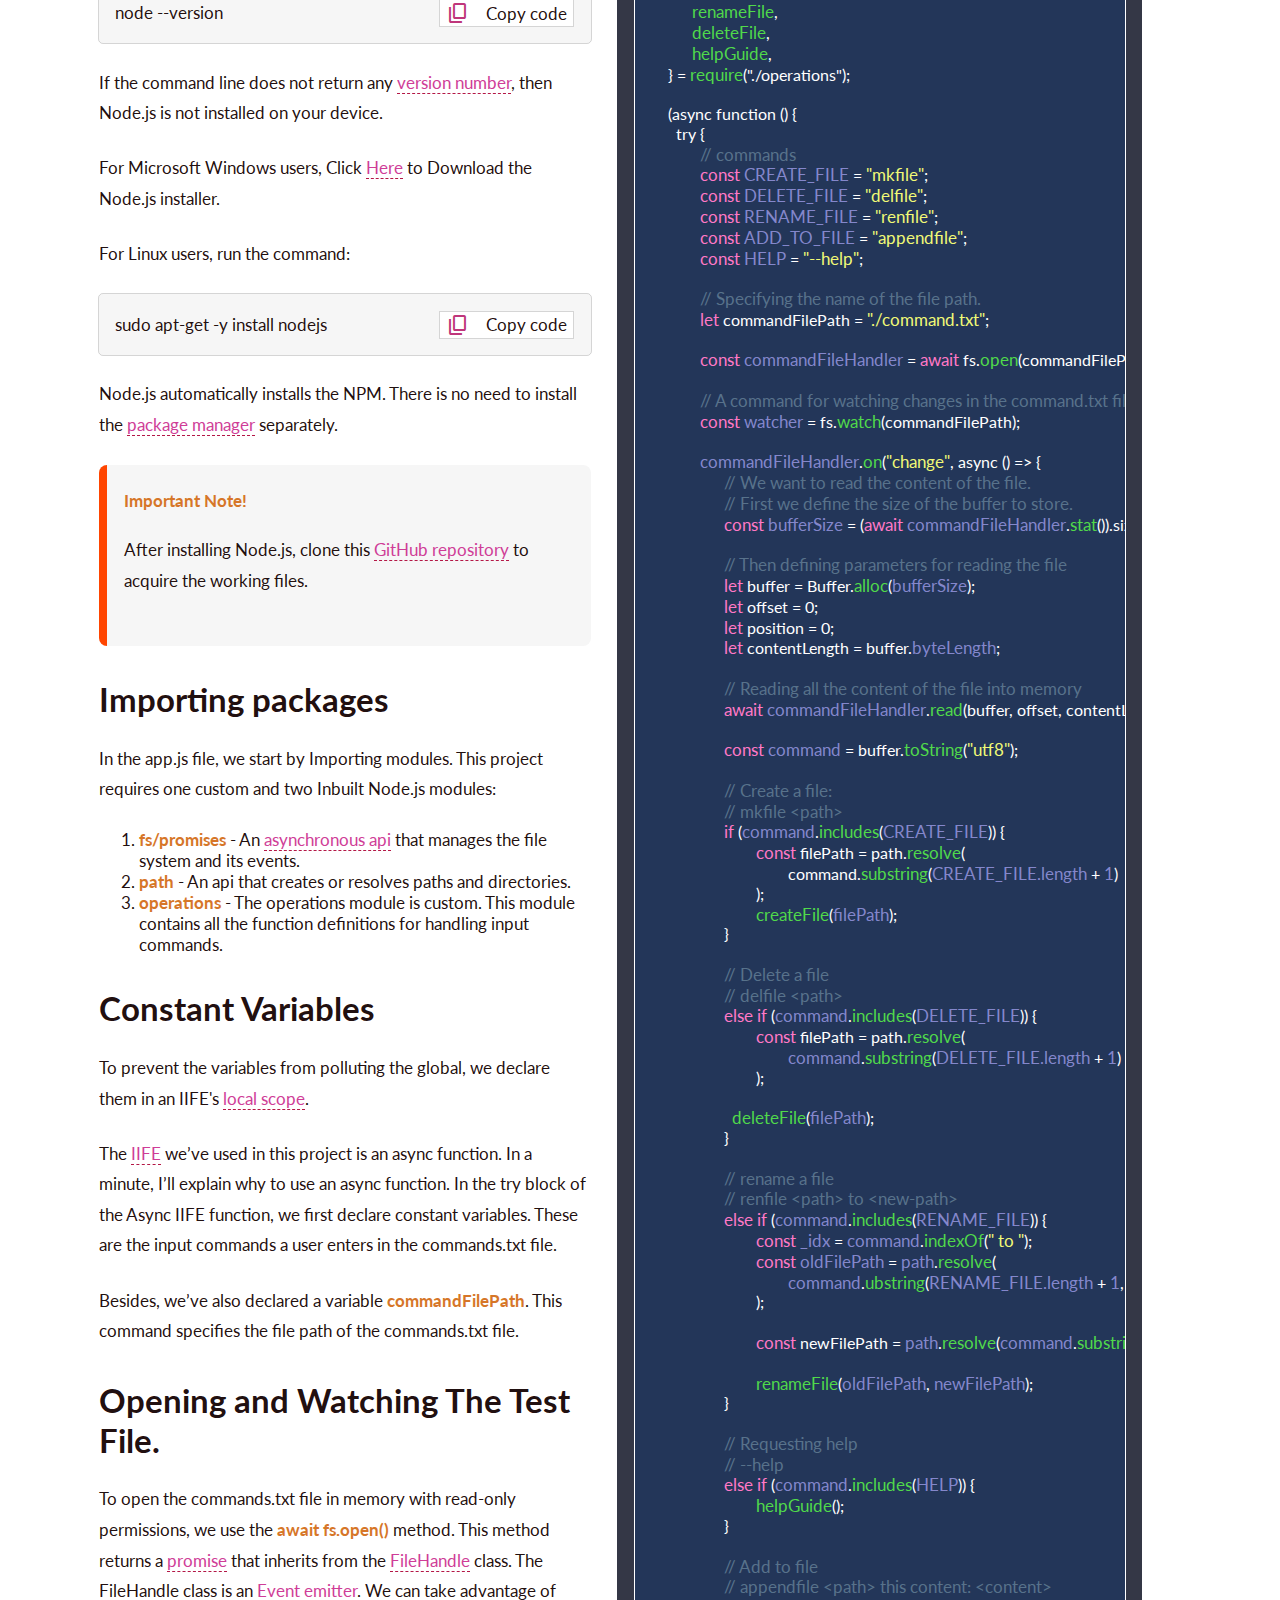
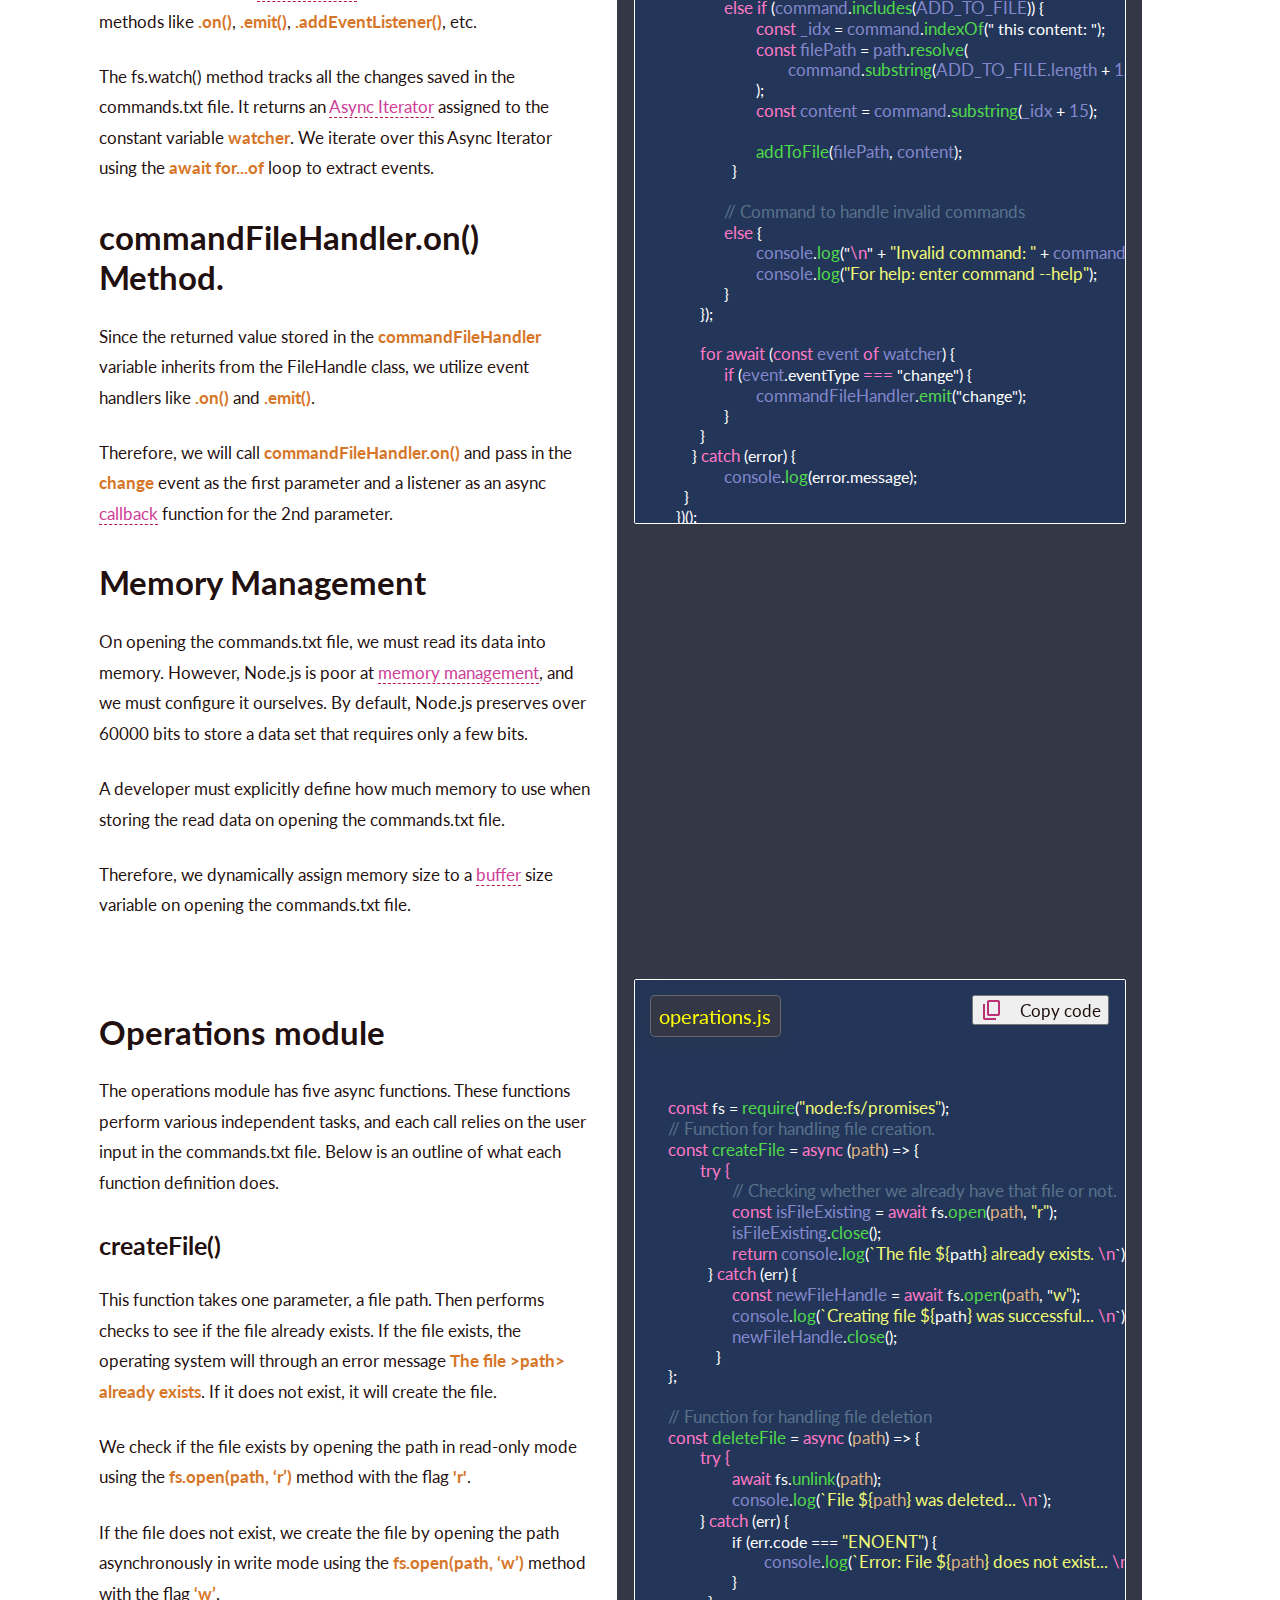
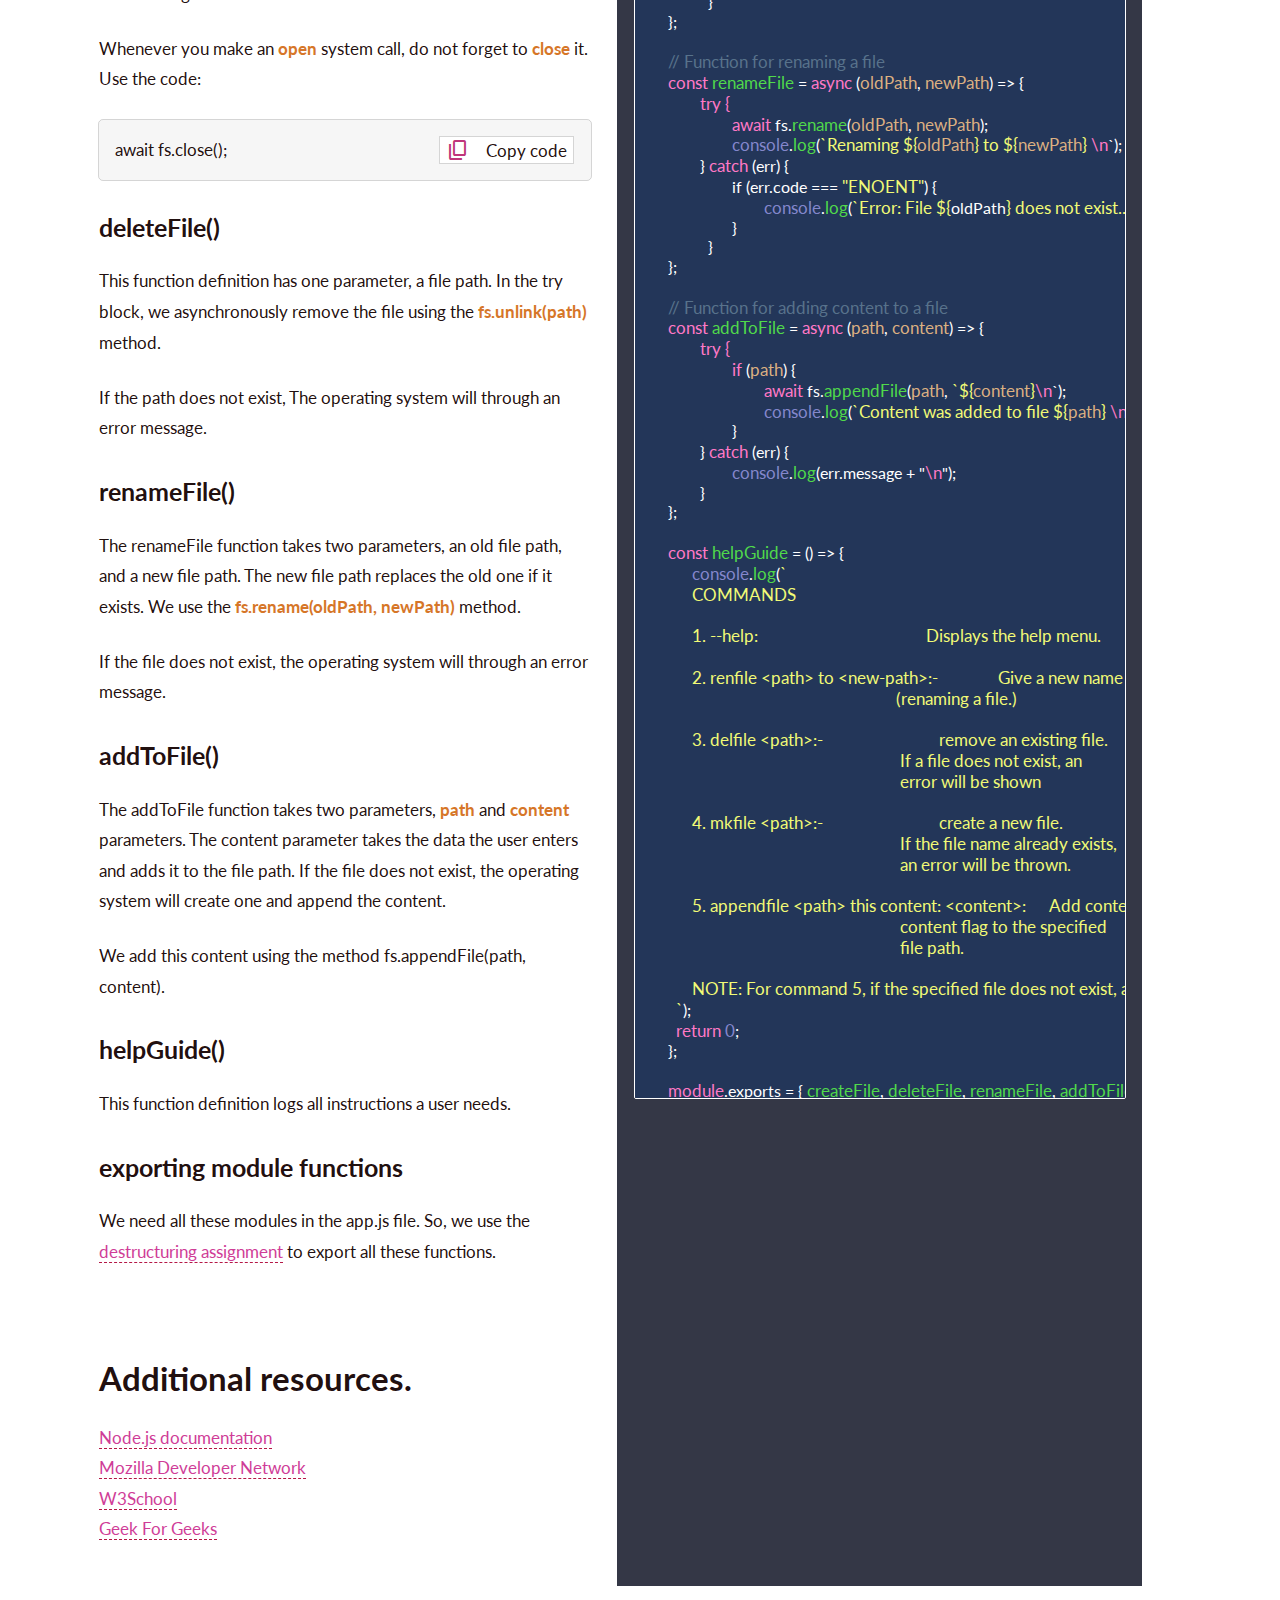
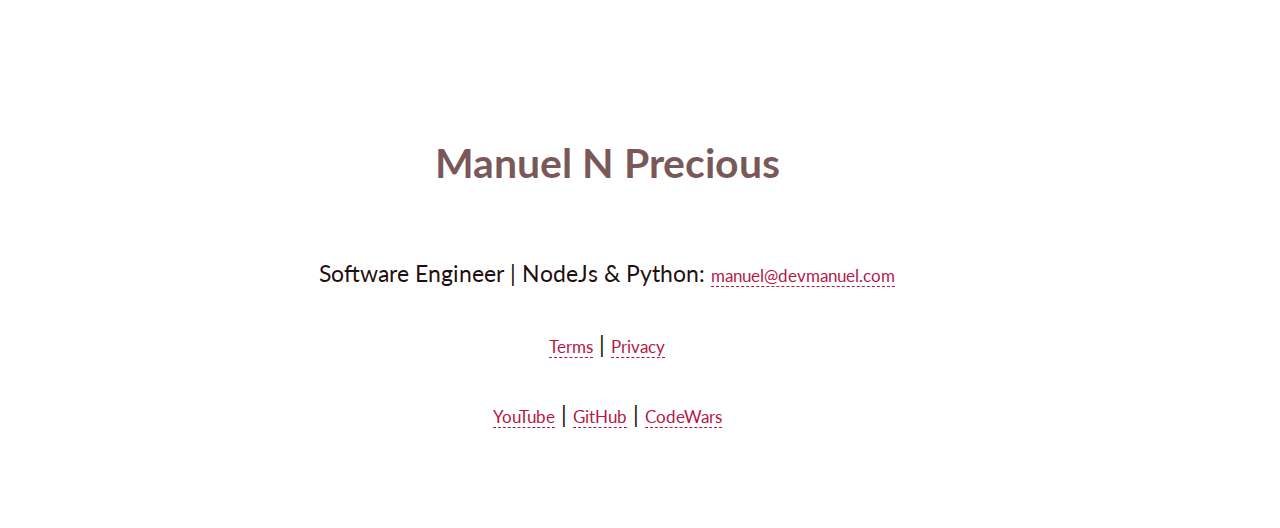
<file: docs/manterminal-software.html>
<!DOCTYPE html>
<html lang="en">
  <head>
    <meta charset="UTF-8" />
    <meta http-equiv="X-UA-Compatible" content="IE=edge" />
    <meta name="viewport" content="width=device-width, initial-scale=1.0" />
    <title>Manterminal Fs Utility</title>
    <link rel="stylesheet" href="main.css" />
    <link rel="icon" type="image/png" href="../images/logo.png" />
    <link rel="stylesheet" href="../manterminal-styling.css" />
    <link rel="stylesheet" href="../utilities.css" />
    <link
      rel="stylesheet"
      href="https://fonts.googleapis.com/css2?family=Material+Symbols+Outlined:opsz,wght,FILL,GRAD@20..48,100..700,0..1,-50..200"
    />
  </head>
  <body>
    <header id="header">
      <div class="margin-sides header-holder">
        <div class="icon-frame">
          <a href="/">
            <span class="material-symbols-outlined"> keyboard_backspace </span>
          </a>
        </div>

        <div id="menu-item" class="icon-frame menu-item">
          <div class="bars bar-tilt"></div>
          <div class="bars bar-none"></div>
          <div class="bars bar-tilt"></div>
        </div>
        <div class="menu">
          <ul>
            <li>
              <span class="material-symbols-outlined"> home </span>
              <a href="/">Home</a>
            </li>
          </ul>
        </div>
      </div>
    </header>
    <div class="side-toc-icon">
      <span class="material-symbols-outlined"> toc </span>
    </div>
    <aside class="config-menu">
      <div class="toc-header"><h1>Guide</h1></div>
      <nav>
        <ul>
          <li>
            <a href="#manterminal-overview">Project Overview - Manterminal</a>
            <ul>
              <li>
                <a href="#manterminal-how-it-works">How It works</a>
                <ul>
                  <li><a href="#mkfile">&gt;_mkfile</a></li>
                  <li><a href="#delfile">&gt;_delfile</a></li>
                  <li><a href="#renfile">&gt;_renfile</a></li>
                  <li><a href="#appendfile">&gt;_appendfile</a></li>
                  <li><a href="#help-manterminal">&gt;_--help</a></li>
                </ul>
              </li>
              <li><a href="#who-the-doc-for">Who Is the Doc For?</a></li>
            </ul>
          </li>
          <li><a href="#node-installation">Node Installation</a></li>
          <li><a href="#importing-packages">Importing Packages</a></li>
          <li><a href="#command-constants">Constant Variables</a></li>
          <li>
            <a href="#watching-test-file">Opening and Watching the Test File</a>
          </li>
          <li><a href="#commandfile-on">commandFileHandler.on() Method</a></li>
          <li><a href="#memory-management">Memory Management</a></li>
          <li>
            <a href="#operations-module">Operations module</a>
            <ul>
              <li><a href="#create-file">createFile</a></li>
              <li><a href="#delete-file">deleteFile</a></li>
              <li><a href="#rename-file">renameFile</a></li>
              <li><a href="#add-to-file">addToFile</a></li>
              <li><a href="#help-guide">helpGuide</a></li>
              <li>
                <a href="#exporting-module-functions"
                  >exporting module functions</a
                >
              </li>
            </ul>
          </li>
          <li><a href="#additional-resources">Additional resources</a></li>
        </ul>
      </nav>
    </aside>
    <div class="main-content">
      <div class="div-sections">
        <div class="content-area">
          <h1 id="manterminal-overview">Project Overview - Manterminal</h1>
          <p>
            Manterminal is a
            <a href="https://en.wikipedia.org/wiki/File_system" target="_blank"
              >File System</a
            >
            utility that emulates a command line interface. The purpose of this
            tool is to:
          </p>
          <ol>
            <li>Create files</li>
            <li>Delete files</li>
            <li>Rename files</li>
            <li>Add content to a file.</li>
          </ol>
          <p>
            Manterminal is a personal project, and I am working diligently to
            add more functionality. With time, I will add a User-friendly CLI,
            making it the go-to
            <a
              href="https://www.computerhope.com/jargon/c/commandi.htm"
              target="_blank"
              >command line</a
            >
            tool compatible with the Windows OS and Unix-based operating
            systems.
          </p>
          <h2 id="manterminal-how-it-works">How It works</h2>
          <p>
            Manterminal requires a user to enter an instruction in the
            commands.txt file. Upon saving the file, the
            <a
              href="https://www.mygreatlearning.com/blog/what-is-operating-system/"
              target="_blank"
              >operating system</a
            >
            executes the input parameters.
          </p>
          <strong>Prerequisites:</strong>
          <p>
            One must run
            <a href="https://nodejs.org/en" target="_blank">Node.js</a> 18.16.0
            or later versions.
          </p>
          <strong>Parameters for input in the commands.txt file.</strong>
          <h3 id="mkfile">&gt;_ mkfile</h3>
          <p>
            Creates a file in the
            <a
              href="https://docs.oracle.com/javase/tutorial/essential/io/path.html"
              target="_blank"
              >file path</a
            >
            that the user specifies. If the file already exists, the operating
            system will through an error message to the terminal.
          </p>
          <p><strong>Pattern:</strong> mkfile &lt;path&gt;</p>
          <p>
            <strong>Success Message:</strong> Creating file &lt;path&gt; was
            successful…
          </p>
          <p>
            <strong>Possible Error Message:</strong> The file &lt;path&gt;
            already exists.
          </p>

          <h3 id="delfile">&gt;_ delfile</h3>
          <p>
            Deletes a file in the file path that the user specifies. If the file
            does not exist, the operating system will through an error message
            to the terminal.
          </p>
          <p><strong>Pattern:</strong> delfile &lt;path&gt;</p>
          <p>
            <strong>Success Message:</strong> File &lt;path&gt; was deleted…
          </p>
          <p>
            <strong>Possible Error Message:</strong> Error: File &lt;path&gt;
            does not exist.
          </p>
          <h3 id="renfile">&gt;_ renfile</h3>
          <p>
            Renames a file that already exists in the file path that a user
            specifies. If the file you want to rename does not exist, the
            operating system will through an error message in the terminal.
          </p>
          <p>
            <strong>Pattern:</strong> renfile &lt;old-path&gt; to
            &lt;new-path&gt;.
          </p>
          <p>
            <strong>Success Message:</strong> Renaming &lt;old-path&gt; to
            &lt;new-path&gt;.
          </p>
          <p>
            <strong>Possible Error Message:</strong> Error: File &lt;path&gt;
            does not exist.
          </p>
          <h3 id="appendfile">&gt;_ appendfile</h3>
          <p>
            Enables the user to add content to a file path that a user
            specifies. If the file does not exist, the operating system creates
            a new file in that same path and adds the appended content.
          </p>
          <p>
            <strong>Pattern:</strong> appendfile &lt;path&gt; this content:
            &lt;content&gt;.
          </p>
          <p>
            <strong>Success Message:</strong> Content added to the file
            &lt;path&gt;.
          </p>
          <div class="notice">
            <div class="side-margin"></div>
            <strong>Important Note!</strong>
            <p>
              There is no Error message for this command. The
              <a
                href="https://www.techopedia.com/definition/16626/error-handling"
                target="_blank"
                >error-handling</a
              >
              functionality for this instruction will be available in the next
              release.
            </p>
          </div>
          <h3 id="help-manterminal">&gt;_ --help</h3>
          <p>
            The help command lists all the available instructions and their
            purpose in case a user cannot remember them.
          </p>
          <p><strong>Pattern:</strong> --help</p>
          <h2 id="who-the-doc-for">Who is The Doc For?</h2>
          <p>
            This documentation is for individual developers looking for
            open-source projects to contribute. I manage Manterminal under the
            <a
              href="https://www.tldrlegal.com/license/mit-license"
              target="_blank"
              >MIT license</a
            >, and all users have permission to share or reuse the
            <a
              href="https://www.techopedia.com/definition/547/source-code"
              target="_blank"
              >source code</a
            >.
          </p>
        </div>
      </div>
      <div class="div-sections">
        <div class="content-area">
          <h1 id="node-installation">Node Installation</h1>
          <p>
            In your terminal, check if you already have Node.js installed on
            your device using the command:
          </p>
          <div class="code-clip">
            <button class="button-copy">
              <span class="material-symbols-outlined"> content_copy </span>Copy
              code
            </button>
            <pre>node --version</pre>
          </div>
          <p>
            If the command line does not return any
            <a
              href="https://www.techtarget.com/searchsoftwarequality/definition/versioning"
              target="_blank"
              >version number</a
            >, then Node.js is not installed on your device.
          </p>
          <p>
            For Microsoft Windows users, Click
            <a href="https://nodejs.org/en" target="_blank">Here</a> to Download
            the Node.js installer.
          </p>
          <p>For Linux users, run the command:</p>
          <div class="code-clip">
            <button class="button-copy">
              <span class="material-symbols-outlined"> content_copy </span>Copy
              code
            </button>
            <pre>sudo apt-get -y install nodejs</pre>
          </div>
          <p>
            Node.js automatically installs the NPM. There is no need to install
            the
            <a
              href="https://developer.mozilla.org/en-US/docs/Learn/Tools_and_testing/Understanding_client-side_tools/Package_management"
              target="_blank"
              >package manager</a
            >
            separately.
          </p>
          <div class="notice">
            <div class="side-margin"></div>
            <strong>Important Note!</strong>
            <p>
              After installing Node.js, clone this
              <a
                href="https://github.com/Manuel-Smith/File-system-node.js.git"
                target="_blank"
                >GitHub repository</a
              >
              to acquire the working files.
            </p>
          </div>
          <h1 id="importing-packages">Importing packages</h1>
          <p>
            In the app.js file, we start by Importing modules. This project
            requires one custom and two Inbuilt Node.js modules:
          </p>
          <ol>
            <li>
              <strong>fs/promises</strong> - An
              <a
                href="https://blog.postman.com/understanding-asynchronous-apis/#:~:text=Asynchronous%20APIs%20allow%20you%20to,every%20time%20you%20need%20data."
                target="_blank"
                >asynchronous api</a
              >
              that manages the file system and its events.
            </li>
            <li>
              <strong>path</strong> - An api that creates or resolves paths and
              directories.
            </li>
            <li>
              <strong>operations</strong> - The operations module is custom.
              This module contains all the function definitions for handling
              input commands.
            </li>
          </ol>
          <h1 id="command-constants">Constant Variables</h1>
          <p>
            To prevent the variables from polluting the global, we declare them
            in an IIFE's
            <a
              href="https://developer.mozilla.org/en-US/docs/Glossary/Local_scope"
              target="_blank"
              >local scope</a
            >.
          </p>
          <p>
            The
            <a
              href="https://javascript.plainenglish.io/https-medium-com-javascript-in-plain-english-stop-feeling-iffy-about-using-an-iife-7b0292aba174?gi=87784936b426"
              target="_parent"
              >IIFE</a
            >
            we’ve used in this project is an async function. In a minute, I’ll
            explain why to use an async function. In the try block of the Async
            IIFE function, we first declare constant variables. These are the
            input commands a user enters in the commands.txt file.
          </p>
          <p>
            Besides, we’ve also declared a variable
            <strong>commandFilePath</strong>. This command specifies the file
            path of the commands.txt file.
          </p>
          <h1 id="watching-test-file">Opening and Watching The Test File.</h1>
          <p>
            To open the commands.txt file in memory with read-only permissions,
            we use the <strong>await fs.open()</strong> method. This method
            returns a
            <a
              href="https://developer.mozilla.org/en-US/docs/Web/JavaScript/Reference/Global_Objects/Promise"
              target="_blank"
              >promise</a
            >
            that inherits from the
            <a
              href="https://nodejs.org/api/fs.html#class-filehandle"
              target="_blank"
              >FileHandle</a
            >
            class. The FileHandle class is an
            <a
              href="https://nodejs.dev/en/learn/the-nodejs-event-emitter/"
              target="_blank"
              >Event emitter</a
            >. We can take advantage of methods like <strong>.on()</strong>,
            <strong>.emit()</strong>, <strong>.addEventListener()</strong>, etc.
          </p>
          <p>
            The fs.watch() method tracks all the changes saved in the
            commands.txt file. It returns an
            <a
              href="https://javascript.info/async-iterators-generators#:~:text=Asynchronous%20iteration%20allow%20us%20to,a%20real%2Dlife%20use%20case."
              target="_blank"
              >Async Iterator</a
            >
            assigned to the constant variable <strong>watcher</strong>. We
            iterate over this Async Iterator using the
            <strong>await for...of</strong> loop to extract events.
          </p>

          <h1 id="commandfile-on">commandFileHandler.on() Method.</h1>
          <p>
            Since the returned value stored in the
            <strong>commandFileHandler</strong> variable inherits from the
            FileHandle class, we utilize event handlers like
            <strong>.on()</strong> and <strong>.emit()</strong>.
          </p>
          <p>
            Therefore, we will call <strong>commandFileHandler.on()</strong> and
            pass in the <strong>change</strong> event as the first parameter and
            a listener as an async
            <a
              href="https://developer.mozilla.org/en-US/docs/Glossary/Callback_function"
              target="_blank"
              >callback</a
            >
            function for the 2nd parameter.
          </p>
          <h1 id="memory-management">Memory Management</h1>
          <p>
            On opening the commands.txt file, we must read its data into memory.
            However, Node.js is poor at
            <a
              href="https://www.techtarget.com/whatis/definition/memory-management"
              target="_blank"
              >memory management</a
            >, and we must configure it ourselves. By default, Node.js preserves
            over 60000 bits to store a data set that requires only a few bits.
          </p>
          <p>
            A developer must explicitly define how much memory to use when
            storing the read data on opening the commands.txt file.
          </p>
          <p>
            Therefore, we dynamically assign memory size to a
            <a href="https://www.baeldung.com/cs/buffer" target="_blank"
              >buffer</a
            >
            size variable on opening the commands.txt file.
          </p>
        </div>
        <div class="code-area">
          <div>
            <button class="button-copy">
              <span class="material-symbols-outlined"> content_copy </span>Copy
              code
            </button>
            <span class="identifier">app.js</span>
            <pre class="code-docs">
<code>
<span class="declaratives">const</span> fs = <span class="function">require</span>("node:fs/promises");
<span class="declaratives">const</span> <span class="const-vars">constpath</span> = <span class="function">require</span>("node:path");
<span class="declaratives">const</span> {
      <span class="function">addToFile</span>,
      <span class="function">renameFile</span>,
      <span class="function">deleteFile</span>,
      <span class="function">helpGuide</span>,
} = <span class="function">require</span>("./operations");

(async function () {
  try {
        <span class="comments">// commands</span>
        <span class="declaratives">const</span> <span class="const-vars">CREATE_FILE</span> = <span class="string">"mkfile"</span>;
        <span class="declaratives">const</span> <span class="const-vars">DELETE_FILE</span> = <span class="string">"delfile"</span>;
        <span class="declaratives">const</span> <span class="const-vars">RENAME_FILE</span> = <span class="string">"renfile"</span>;
        <span class="declaratives">const</span> <span class="const-vars">ADD_TO_FILE</span> = <span class="string">"appendfile"</span>;
        <span class="declaratives">const</span> <span class="const-vars">HELP</span> = <span class="string">"--help"</span>;

        <span class="comments">// Specifying the name of the file path.</span>
        <span class="declaratives">let</span> commandFilePath = <span class="string">"./command.txt"</span>;

        <span class="declaratives">const</span> <span class="const-vars">commandFileHandler</span> = <span class="declaratives">await</span> fs.<span class="function">open</span>(commandFilePath, <span class="string">"r"</span>);

        <span class="comments">// A command for watching changes in the command.txt file</span>
        <span class="declaratives">const</span> <span class="const-vars">watcher</span> = fs.<span class="function">watch</span>(commandFilePath);

        <span class="const-vars">commandFileHandler</span>.<span class="function">on</span>(<span class="string">"change"</span>, async () => {
              <span class="comments">// We want to read the content of the file.</span>
              <span class="comments">// First we define the size of the buffer to store.</span>
              <span class="declaratives">const</span> <span class="const-vars">bufferSize</span> = (<span class="declaratives">await</span> <span class="const-vars">commandFileHandler</span>.<span class="function">stat</span>()).size;

              <span class="comments">// Then defining parameters for reading the file</span>
              <span class="declaratives">let</span> buffer = Buffer.<span class="function">alloc</span>(<span class="const-vars">bufferSize</span>);
              <span class="declaratives">let</span> offset = 0;
              <span class="declaratives">let</span> position = 0;
              <span class="declaratives">let</span> contentLength = buffer.<span class="const-vars">byteLength</span>;

              <span class="comments">// Reading all the content of the file into memory</span>
              <span class="declaratives">await</span> <span class="const-vars">commandFileHandler</span>.<span class="function">read</span>(buffer, offset, contentLength, position);

              <span class="declaratives">const</span> <span class="const-vars">command</span> = buffer.<span class="function">toString</span>(<span class="string">"utf8"</span>);

              <span class="comments">// Create a file:</span>
              <span class="comments">// mkfile &lt;path&gt;</span>
              <span class="declaratives">if</span> (<span class="const-vars">command</span>.<span class="function">includes</span>(<span class="const-vars">CREATE_FILE</span>)) {
                      <span class="declaratives">const</span> filePath = path.<span class="function">resolve</span>(
                              command.<span class="function">substring</span>(<span class="const-vars">CREATE_FILE.length</span> + <span class="const-vars">1</span>)
                      );
                      <span class="function">createFile</span>(<span class="const-vars">filePath</span>);
              }

              <span class="comments">// Delete a file</span>
              <span class="comments">// delfile &lt;path&gt;</span>
              <span class="declaratives">else if</span> (<span class="const-vars">command</span>.<span class="function">includes</span>(<span class="const-vars">DELETE_FILE</span>)) {
                      <span class="declaratives">const</span> filePath = path.<span class="function">resolve</span>(
                              <span class="const-vars">command</span>.<span class="function">substring</span>(<span class="const-vars">DELETE_FILE.length</span> + <span class="const-vars">1</span>)
                      );

                <span class="function">deleteFile</span>(<span class="const-vars">filePath</span>);
              }

              <span class="comments">// rename a file</span>
              <span class="comments">// renfile &lt;path&gt; to &lt;new-path&gt;</span>
              <span class="declaratives">else if</span> (<span class="const-vars">command</span>.<span class="function">includes</span>(<span class="const-vars">RENAME_FILE</span>)) {
                      <span class="declaratives">const</span> <span class="const-vars">_idx</span> = <span class="const-vars">command</span>.<span class="function">indexOf</span>(<span class="string">" to "</span>);
                      <span class="declaratives">const</span> <span class="const-vars">oldFilePath</span> = <span class="const-vars">path</span>.<span class="function">resolve</span>(
                              <span class="const-vars">command</span>.<span class="function">ubstring</span>(<span class="const-vars">RENAME_FILE.length</span> + <span class="const-vars">1</span>, <span class="const-vars">_idx</span>)
                      );

                      <span class="declaratives">const</span> newFilePath = <span class="const-vars">path</span>.<span class="function">resolve</span>(<span class="const-vars">command</span>.<span class="function">substring</span>(<span class="const-vars">_idx</span> + <span class="const-vars">4</span>));

                      <span class="function">renameFile</span>(<span class="const-vars">oldFilePath</span>, <span class="const-vars">newFilePath</span>);
              }

              <span class="comments">// Requesting help</span>
              <span class="comments">// --help</span>
              <span class="declaratives">else if</span> (<span class="const-vars">command</span>.<span class="function">includes</span>(<span class="const-vars">HELP</span>)) {
                      <span class="function">helpGuide</span>();
              }

              <span class="comments">// Add to file</span>
              <span class="comments">// appendfile &lt;path&gt; this content: &lt;content&gt;</span>
              <span class="declaratives">else if</span> (<span class="const-vars">command</span>.<span class="function">includes</span>(<span class="const-vars">ADD_TO_FILE</span>)) {
                      <span class="declaratives">const</span> <span class="const-vars">_idx</span> = <span class="const-vars">command</span>.<span class="function">indexOf</span>(" this content: ");
                      <span class="declaratives">const</span> <span class="const-vars">filePath</span> = <span class="const-vars">path</span>.<span class="function">resolve</span>(
                              <span class="const-vars">command</span>.<span class="function">substring</span>(<span class="const-vars">ADD_TO_FILE.length</span> + <span class="const-vars">1</span>, <span class="const-vars">_idx</span>)
                      );
                      <span class="declaratives">const</span> <span class="const-vars">content</span> = <span class="const-vars">command</span>.<span class="function">substring</span>(<span class="const-vars">_idx</span> + <span class="const-vars">15</span>);

                      <span class="function">addToFile</span>(<span class="const-vars">filePath</span>, <span class="const-vars">content</span>);
                }

              <span class="comments">// Command to handle invalid commands</span>
              <span class="declaratives">else</span> {
                      <span class="const-vars">console</span>.<span class="function">log</span>("<span class="declaratives">\n</span>" + <span class="string">"Invalid command: "</span> + <span class="const-vars">command</span>);
                      <span class="const-vars">console</span>.<span class="function">log</span>(<span class="string">"For help: enter command --help"</span>);
              }
        });

        <span class="declaratives">for await</span> (<span class="declaratives">const</span> <span class="const-vars">event</span> <span class="declaratives">of</span> <span class="const-vars">watcher</span>) {
              <span class="declaratives">if</span> (<span class="const-vars">event</span>.eventType <span class="declaratives">===</span> "change") {
                      <span class="const-vars">commandFileHandler</span>.<span class="function">emit</span>("change");
              }
        }
      } <span class="declaratives">catch</span> (error) {
              <span class="const-vars">console</span>.<span class="function">log</span>(error.message);
    }
  })();
</code>
            </pre>
          </div>
        </div>
      </div>
      <div class="div-sections">
        <div class="content-area">
          <h1 id="operations-module">Operations module</h1>
          <p>
            The operations module has five async functions. These functions
            perform various independent tasks, and each call relies on the user
            input in the commands.txt file. Below is an outline of what each
            function definition does.
          </p>
          <h2 id="create-file">createFile()</h2>
          <p>
            This function takes one parameter, a file path. Then performs checks
            to see if the file already exists. If the file exists, the operating
            system will through an error message
            <strong>The file &gt;path&gt; already exists</strong>. If it does
            not exist, it will create the file.
          </p>
          <p>
            We check if the file exists by opening the path in read-only mode
            using the <strong>fs.open(path, ‘r’)</strong> method with the flag
            <strong>'r'</strong>.
          </p>
          <p>
            If the file does not exist, we create the file by opening the path
            asynchronously in write mode using the
            <strong>fs.open(path, ‘w’)</strong> method with the flag
            <strong>‘w’</strong>.
          </p>
          <p>
            Whenever you make an <strong>open</strong> system call, do not
            forget to <strong>close</strong> it. Use the code:
          </p>
          <div class="code-clip">
            <button class="button-copy">
              <span class="material-symbols-outlined"> content_copy </span>Copy
              code
            </button>
            <pre>await fs.close();</pre>
          </div>

          <h2 id="delete-file">deleteFile()</h2>
          <p>
            This function definition has one parameter, a file path. In the try
            block, we asynchronously remove the file using the
            <strong>fs.unlink(path)</strong>
            method.
          </p>
          <p>
            If the path does not exist, The operating system will through an
            error message.
          </p>
          <h2 id="rename-file">renameFile()</h2>
          <p>
            The renameFile function takes two parameters, an old file path, and
            a new file path. The new file path replaces the old one if it
            exists. We use the
            <strong>fs.rename(oldPath, newPath)</strong> method.
          </p>
          <p>
            If the file does not exist, the operating system will through an
            error message.
          </p>
          <h2 id="add-to-file">addToFile()</h2>
          <p>
            The addToFile function takes two parameters,
            <strong>path</strong> and <strong>content</strong>
            parameters. The content parameter takes the data the user enters and
            adds it to the file path. If the file does not exist, the operating
            system will create one and append the content.
          </p>
          <p>
            We add this content using the method fs.appendFile(path, content).
          </p>
          <h2 id="help-guide">helpGuide()</h2>
          <p>This function definition logs all instructions a user needs.</p>
          <h2 id="exporting-module-functions">exporting module functions</h2>
          <p>
            We need all these modules in the app.js file. So, we use the
            <a
              href="https://developer.mozilla.org/en-US/docs/Web/JavaScript/Reference/Operators/Destructuring_assignment"
              target="_blank"
              >destructuring assignment</a
            >
            to export all these functions.
          </p>
        </div>

        <div class="code-area">
          <div>
            <button class="button-copy">
              <span class="material-symbols-outlined"> content_copy </span>Copy
              code
            </button>
            <span class="identifier">operations.js</span>
            <pre class="code-docs">
              <code>
<span class="declaratives">const</span> fs = <span class="function">require</span>(<span class="string">"node:fs/promises"</span>);
<span class="comments">// Function for handling file creation.</span>
<span class="declaratives">const</span> <span class="function">createFile</span> = <span class="declaratives">async</span> (<span class="params">path</span>) => {
        <span class="declaratives">try {</span>
                <span class="comments">// Checking whether we already have that file or not.</span>
                <span class="declaratives">const</span> <span class="const-vars">isFileExisting</span> = <span class="declaratives">await</span> fs.<span class="function">open</span>(<span class="params">path</span>, <span class="string">"r"</span>);
                <span class="const-vars">isFileExisting</span>.<span class="function">close</span>();
                <span class="declaratives">return</span> <span class="const-vars">console</span>.<span class="function">log</span>(<span class="string">`The file ${</span>path<span class="string">} already exists.</span> <span class="declaratives">\n</span>`);
          } <span class="declaratives">catch</span> (err) {
                <span class="declaratives">const</span> <span class="const-vars">newFileHandle</span> = <span class="declaratives">await</span> fs.<span class="function">open</span>(<span class="params">path</span>, "<span class="string">w"</span>);
                <span class="const-vars">console</span>.<span class="function">log</span>(<span class="string">`Creating file ${</span>path<span class="string">} was successful...</span> <span class="declaratives">\n</span>`);
                <span class="const-vars">newFileHandle</span>.<span class="function">close</span>();
            }
};

<span class="comments">// Function for handling file deletion</span>
<span class="declaratives">const</span> <span class="function">deleteFile</span> = <span class="declaratives">async</span> (<span class="params">path</span>) => {
        <span class="declaratives">try {</span>
                <span class="declaratives">await</span> fs.<span class="function">unlink</span>(<span class="params">path</span>);
                <span class="const-vars">console</span>.<span class="function">log</span>(<span class="string">`File ${</span><span class="params">path</span><span class="string">} was deleted...</span> <span class="declaratives">\n</span>`);
        } <span class="declaratives">catch</span> (err) {
                if (err.code === <span class="string">"ENOENT"</span>) {
                        <span class="const-vars">console</span>.<span class="function">log</span>(<span class="string">`Error: File ${</span><span class="params">path</span><span class="string">} does not exist...</span> <span class="declaratives">\n`</span>);
                }
          }
};

<span class="comments">// Function for renaming a file</span>
<span class="declaratives">const</span> <span class="function">renameFile</span> = <span class="declaratives">async</span> (<span class="params">oldPath</span>, <span class="params">newPath</span>) => {
        <span class="declaratives">try {</span>
                <span class="declaratives">await</span> fs.<span class="function">rename</span>(<span class="params">oldPath</span>, <span class="params">newPath</span>);
                <span class="const-vars">console</span>.<span class="function">log</span>(<span class="string">`Renaming ${</span><span class="params">oldPath</span><span class="string">} to ${</span><span class="params">newPath</span><span class="string">}</span> <span class="declaratives">\n</span>`);
        } <span class="declaratives">catch</span> (err) {
                if (err.code === <span class="string">"ENOENT"</span>) {
                        <span class="const-vars">console</span>.<span class="function">log</span>(<span class="string">`Error: File ${</span>oldPath<span class="string">} does not exist...</span> <span class="declaratives">\n</span>`);
                }
          }
};

<span class="comments">// Function for adding content to a file</span>
<span class="declaratives">const</span> <span class="function">addToFile</span> = <span class="declaratives">async</span> (<span class="params">path</span>, <span class="params">content</span>) => {
        <span class="declaratives">try {</span>
                <span class="declaratives">if</span> (<span class="params">path</span>) {
                        <span class="declaratives">await</span> fs.<span class="function">appendFile</span>(<span class="params">path</span>, <span class="string">`${</span><span class="params">content</span><span class="string">}</span><span class="declaratives">\n</span>`);
                        <span class="const-vars">console</span>.<span class="function">log</span>(<span class="string">`Content was added to file ${</span><span class="params">path</span><span class="string">}</span> <span class="declaratives">\n</span>`);
                }
        } <span class="declaratives">catch</span> (err) {
                <span class="const-vars">console</span>.<span class="function">log</span>(err.message + "<span class="declaratives">\n</span>");
        }
};

<span class="declaratives">const</span> <span class="function">helpGuide</span> = () => {
      <span class="const-vars">console</span>.<span class="function">log</span>(<span class="string">`
      COMMANDS
      
      1. --help:                                          Displays the help menu.
  
      2. renfile &lt;path&gt; to &lt;new-path&gt;:-               Give a new name to a file
                                                         (renaming a file.)

      3. delfile &lt;path&gt;:-                             remove an existing file.
                                                          If a file does not exist, an 
                                                          error will be shown

      4. mkfile &lt;path&gt;:-                             create a new file.
                                                          If the file name already exists,
                                                          an error will be thrown.
                                      
      5. appendfile &lt;path&gt; this content: &lt;content&gt;:      Add content specified in the
                                                          content flag to the specified
                                                          file path.

      NOTE: For command 5, if the specified file does not exist, a new one will be created.                                                       
  `</span>);
  <span class="declaratives">return</span> <span class="const-vars">0</span>;
};

<span class="declaratives">module</span>.exports = { <span class="function">createFile</span>, <span class="function">deleteFile</span>, <span class="function">renameFile</span>, <span class="function">addToFile</span>, <span class="function">helpGuide</span> };
</code>
            </pre>
          </div>
        </div>
      </div>

      <div class="div-sections">
        <div class="content-area">
          <h1 id="additional-resources">Additional resources.</h1>
          <p>
            <a href="https://nodejs.org/en/docs" target="_blank"
              >Node.js documentation</a
            >
            <br />
            <a href="https://developer.mozilla.org/en-US/" target="_blank"
              >Mozilla Developer Network</a
            >
            <br />
            <a href="https://www.w3schools.com/" target="_blank">W3School</a>
            <br />
            <a href="https://www.geeksforgeeks.org/" target="_blank"
              >Geek For Geeks</a
            >
          </p>
        </div>
        <div class="code-area"></div>
      </div>
      <footer id="footer-docs">
        <h1>Manuel N Precious</h1>
        <p>
          Software Engineer | NodeJs & Python:
          <span
            ><a href="mailto:manuel@devmanuel.com"
              >manuel@devmanuel.com</a
            ></span
          >
        </p>
        <p><a href="#">Terms</a> | <a href="#">Privacy</a></p>
        <p>
          <a href="https://www.youtube.com/@nmprecious" target="_blank"
            >YouTube</a
          >
          |
          <a href="https://github.com/Manuel-Smith" target="_blank">GitHub</a> |
          <a href="https://www.codewars.com/users/Manuel-smith" target="_blank"
            >CodeWars</a
          >
        </p>
      </footer>
    </div>

    <script src="../menu.js"></script>
    <script src="../copyClipboard.js"></script>
    <script src="../copyclipboardcode.js"></script>
    <script src="../manTerminalToc.js"></script>
  </body>
</html>
</file>
<file: main.css>
@import url("https://fonts.googleapis.com/css2?family=Lato:ital,wght@0,100;0,300;0,400;0,700;0,900;1,100;1,300;1,400;1,700;1,900&display=swap");
::after,
::before,
* {
  font-family: "Lato", sans-serif;
  margin: 0;
  box-sizing: border-box;
  --color-primary: #f6f6f6;
  --color-buttons: #ffffff;
  --color-bars: #333;
  --color-shadows: #33333357;
  --all-shadows: 0px 2px 20px 1px var(--color-shadows);
  --color-dark-brown: rgba(53, 1, 1, 0.658);
  /* transition: ease; */

  color: var(--color-bars);
}

html {
  scroll-behavior: smooth;
}

ul,
li {
  list-style-type: none;
}

header {
  position: fixed;
  width: 100vw;
  z-index: 3;
}

body {
  margin: 0;
  width: 100vw;
  background: linear-gradient(
    90deg,
    rgba(238, 230, 155, 0.2),
    rgba(0, 30, 128, 0),
    rgba(238, 230, 155, 0.2),
    rgba(0, 30, 128, 0.1),
    rgba(238, 230, 155, 0.2),
    rgba(0, 30, 128, 0.1),
    rgba(238, 230, 155, 0.2),
    rgba(0, 30, 128, 0.1),
    rgba(238, 230, 155, 0.2),
    rgba(0, 30, 128, 0.1),
    rgba(238, 230, 155, 0.2)
  );
  overflow-x: hidden;
}

footer {
  position: relative;
  top: 30rem;
  padding-bottom: 4rem;
  margin-left: 0;
}

footer h1 {
  color: var(--color-dark-brown);
  font-size: 3rem;
}

a {
  color: #333;
  text-decoration: none;
  font-size: 1.2rem;
}

button {
  font-size: 1.2rem;
  background: transparent;
  cursor: pointer;
}

main {
  position: relative;
  height: 100vh;
  top: 15rem;
}
</file>
<file: utilities.css>
.margin-sides {
  max-width: 1080px;
  margin: auto;
}

.icon-frame {
  background-color: var(--color-primary);
  position: relative;
  width: 4rem;
  height: 4rem;
  border-radius: 50%;
  cursor: pointer;
}

.icon-frame .logo {
  width: 100%;
  min-width: 60px;
  min-height: 60px;
  max-width: 60px;
}

.icon-frame span {
  position: relative;
  top: 10px;
  display: flex;
  margin: 0 auto;
  font-size: 2.5rem;
  justify-content: center;
  align-content: center;
}

.icon-frame span:hover {
  color: rgba(107, 14, 14, 0.658);
  transition: ease-in-out 200ms;
}
.header-holder {
  position: relative;
  display: flex;
  justify-content: space-between;
  align-items: center;
  padding: 3rem 1rem;
  background: rgba(0, 0, 0, 0.068);
  border-radius: 20px;
}

.header-holder .mini-menu,
main .tab-div div a {
  position: relative;
  background-color: var(--color-primary);
  padding: 1rem;
  border-radius: 1.5rem;
  display: flex;
  gap: 1rem;
}

.header-holder .mini-menu button {
  flex-grow: 1;
  flex-wrap: wrap;
  padding: 0.5rem;
  border-radius: 16px;
  border: none;
  outline: none;
  /* box-shadow: 0px 2px 20px 1px var(--color-shadows); */
}

.header-holder .mini-menu .active,
main .tab-div div a {
  transition: 500ms ease-in-out;
  box-shadow: 0px 2px 20px 1px var(--color-shadows);
}

/* All items with color primary and a shadow */

.header-holder .mini-menu,
.icon-frame,
.header-holder .menu {
  box-shadow: var(--all-shadows);
}

/* Styling the menu Icon and the bars */
.header-holder #menu-item {
  display: grid;
  gap: 0.3rem;
  align-content: center;
  justify-items: center;
  cursor: pointer;
}

.header-holder .menu-item .bars {
  height: 0.15rem;
  width: 50%;
  background-color: var(--color-bars);
  border: none;
}

/*Styling the menu items*/
.header-holder .menu {
  display: none;
  position: absolute;
  background-color: var(--color-primary);
  border-radius: 1rem;
  top: 95%;
  left: calc(100% - 21.5%);
  width: 20%;
  height: 5rem;
  font-size: 1.2rem;
}

.header-holder .menu ul {
  height: 100%;
  display: grid;
  align-items: center;
  /* gap: 0.2rem; */
}

.header-holder .menu ul li {
  display: flex;
  gap: 1em;
  align-items: center;
}

.header-holder .menu ul li a:hover {
  color: rgb(180, 23, 70);
  border-bottom: 1px rgb(180, 23, 70) dashed;
  transition: ease-in-out 300ms;
}

main .hero-section {
  display: grid;
  gap: 2.5rem;
}

main .hero-section .my-name {
  font-size: 4rem;
  font-weight: bold;
  text-align: center;
}
main .hero-section .my-name,
main .hero-section .location .material-symbols-outlined {
  background: linear-gradient(
    90deg,
    rgb(112, 192, 188),
    rgba(0, 110, 255, 0.356),
    rgba(111, 0, 255, 0.815),
    rgb(255, 0, 119),
    rgb(238, 162, 225)
  );
  background-clip: text;
  -webkit-background-clip: text;
  -webkit-text-fill-color: transparent;
}

main .hero-section .location {
  text-align: center;
  font-size: 1.3rem;
  display: flex;
  gap: 1rem;
  justify-content: center;
}

main .hero-section .location p,
main .hero-section .brief-me p {
  color: #3333339a;
}

main .hero-section .brief-me p {
  font-size: 1.2rem;
  text-align: center;
  padding: 0 25%;
  line-height: 1.5;
}

main .hero-section .brief-me p a,
footer p a {
  color: rgb(180, 23, 70);
  border-bottom: 1px rgb(180, 23, 70) dashed;
}

main .tab-div {
  position: relative;
  /* border: 1px dashed rgba(0, 0, 255, 0.432); */
  border-radius: 0px 0px 20px 20px;
  height: 30rem;
  box-shadow: var(--all-shadows);
  background-color: #eceff1;
}

main .tab-div:hover {
  background-color: transparent;
  transition: all 300ms;
}

main .tab-div > div {
  position: absolute;
  /* box-shadow: var(--all-shadows); */
  display: flex;
  flex-direction: column;
  align-items: center;
  gap: 2rem;
  opacity: 0;
  z-index: 1;
}
main .resource-tracker {
  position: relative;
  background: #8687f6;
  right: 33px;
  top: 40px;
  left: 33%;
  height: 10px;
  width: 34%;
  border-radius: 10px 10px 0 0;
  transition: 400ms ease-in-out;
}

main .tab-div > div.active {
  z-index: 2;
  opacity: 1;
  box-shadow: var(--all-shadows);
  transition: 700ms ease-in-out;
}

main .tab-div div a {
  margin: 2rem 0 0 0;
  font-size: 1.2rem;
  color: white;
  background: rgba(0, 0, 255, 0.432);
}

main .tab-div div a:hover,
.resources-links .resources .resource-copy a:hover {
  transition: 300ms ease-in-out;
  background-color: transparent;
  color: var(--color-dark-brown);
}

main .tab-div div img {
  width: 85%;
  border-radius: 20px 20px 0 0;
  box-shadow: var(--all-shadows);
}

.portfolio-section {
  padding: 2rem;
  background-color: white;
}
.resources-links {
  position: relative;
  top: 20rem;
  display: grid;
  gap: 10rem;
}

.resources-links .portfolio-section h1 {
  text-align: center;
  font-size: 4rem;
  color: var(--color-dark-brown);
}

.resources-links .resources {
  display: flex;
  background-color: #eceff1;
  border-radius: 20px;
  padding: 5rem 1rem;
  box-shadow: var(--all-shadows);
  height: auto;
}

.resources-links .resources:hover {
  transition: 500ms ease-in-out;
  background-color: transparent;
}

.resources-links .resources > div {
  width: 50%;
}

.resources-links .resources .resource-image {
  position: relative;
}

.resources-links .resources .resource-image img {
  position: absolute;
  top: 10%;
  width: 90%;
  border-radius: 10px;
}

.resources-links .resources .resource-copy h1,
.resources-links .resources .resource-copy h2 {
  color: var(--color-dark-brown);
}

.resources-links .resources .resource-copy p {
  font-size: 1.1rem;
  margin: 1rem 0;
  line-height: 1.4;
}
.resources-links .resources .resource-copy ul {
  padding: 0.5rem;
}
.resources-links .resources .resource-copy ul li {
  padding: 0.2rem 0;
  display: flex;
  align-content: center;
  gap: 1.5rem;
}

.resources-links .resources .resource-copy ul li span {
  color: rgb(139, 3, 44);
}

.resources-links .resources .resource-copy a {
  position: relative;
  top: 2rem;
  background-color: #8687f6;
  padding: 0.8rem;
  border-radius: 5px;
  color: var(--color-primary);
  box-shadow: var(--all-shadows);
}

footer h1 {
  text-align: center;
  font-size: 2.5rem;
  line-height: 3;
}
footer p {
  line-height: 2;
  text-align: center;
  font-size: 1.4rem;
}

footer p > span {
  color: rgb(180, 23, 70);
}

@media screen and (max-width: 850px) {
  .header-holder {
    background: rgba(0, 0, 0, 0.404);
  }

  .header-holder .menu {
    left: 10rem;
    width: 100%;
  }

  main .hero-section .my-name {
    font-size: 2rem;
    font-weight: bold;
    text-align: center;
  }
  main .hero-section p {
    font-size: 1rem;
  }
  main .hero-section .brief-me p {
    font-size: 1rem;
  }
  .header-holder {
    padding: 0;
    width: 100vw;
  }
  main .hero-section {
    display: grid;
    gap: 1rem;
  }

  main .resource-tracker {
    top: 15px;
  }
}

@media screen and (max-width: 500px) {
  .header-holder .menu {
    left: 0rem;
    width: 100%;
  }

  .header-holder .mini-menu {
    flex-direction: column;
    gap: 2px;
  }

  .hero-section .overlay div h1 {
    padding-top: 2rem;
    font-size: 2rem;
  }
}

@media screen and (max-width: 700px) {
  .resources-links .resources {
    display: grid;
    justify-items: center;
    padding: 0;
  }

  .resources-links .resources .resource-image {
    position: static;
  }

  .resources-links .resources > div {
    width: 100%;
  }

  .resources-links .resources .resource-image img {
    position: static;
    width: 90%;
    display: block;
    margin: 0 auto;
  }

  .resources-links .resources .resource-copy {
    height: 100%;
    padding: 2rem;
  }
}
</file>
<file: docs/main.css>
@import url("https://fonts.googleapis.com/css2?family=Lato:ital,wght@0,100;0,300;0,400;0,700;0,900;1,100;1,300;1,400;1,700;1,900&display=swap");

* {
  font-family: "Lato", sans-serif;
  margin: 0;
  box-sizing: border;
  font-size: 1.03rem;
  --color-primary: #f6f6f6;
  --color-buttons: #ffffff;
  --color-bars: #130101f3;
  --color-shadows: #33333357;
  --all-shadows: 0px 2px 20px 1px var(--color-shadows);
  --color-dark-brown: rgba(53, 1, 1, 0.658);
  color: var(--color-bars);
}
html {
  scroll-behavior: smooth;
}

body {
  margin: 0;
  /* background-color: whitesmoke; */
  overflow-x: hidden;
}

.hero-section {
  position: relative;
  width: 100%;
  height: 25rem;
  border-radius: 0 0 5rem 5rem;
  background-position: center;
  background-repeat: no-repeat;
  background-image: url(../resources/resource-images/3d-rendering-modern-dining-room-living-room-with-luxury-decor.jpg);
}

.hero-section .overlay {
  position: absolute;
  background-color: rgba(255, 255, 255, 0.822);
  width: 100%;
  height: 100%;
  display: grid;
  /* gap: 0.5rem; */
  align-content: center;
}

.hero-section .overlay div h1 {
  padding-top: 8rem;
  font-size: 3rem;
  color: rgba(119, 12, 44, 0.685);
}

.hero-section .overlay div p {
  font-size: 1.3rem;
  color: rgba(119, 12, 44, 0.685);
}

.hero-section .overlay div p span {
  background: var(--color-buttons);
  padding: 1rem;
  display: inline-block;
  margin: 2rem;
  border-radius: 0.5rem;
}

.hero-section .overlay div h1,
.hero-section .overlay div p {
  text-align: center;
}

main {
  padding-top: 3rem;
  max-width: 720px;
  margin: 0 auto;
}

aside {
  padding-top: 3rem;
  max-width: 720px;
}
p {
  margin: 1.5rem 0;
  line-height: 1.8;
}
img {
  position: relative;
  margin: 1rem 0;
  width: 100%;
}

strong {
  color: rgb(214, 118, 40);
}

h1 {
  font-size: 2rem;
  margin: 2rem 0 1rem 0;
}

h2 {
  font-size: 1.5rem;
  margin: 2rem 0 0.8rem 0;
}

h3 {
  font-size: 1.2rem;
  margin: 2rem 0 0.5rem 0;
}

a {
  text-decoration: none;
  color: rgb(207, 61, 151);
  border-bottom: 1px rgb(180, 23, 70) dashed;
}

header {
  position: fixed;
  width: 100vw;
  z-index: 3;
}

header .header-holder .menu ul li a {
  color: var(--color-bars);
}

footer {
  position: relative;
  top: 5rem;
  padding-bottom: 4rem;
  margin-left: 0;
}

footer h1 {
  color: var(--color-dark-brown);
  text-align: center;
  font-size: 2.5rem;
  line-height: 3;
}
footer p {
  line-height: 2;
  text-align: center;
  font-size: 1.4rem;
}

footer p > span {
  color: rgb(180, 23, 70);
}

.notice {
  position: relative;
  padding: 1.5rem;
  border-radius: 8px;
  background-color: var(--color-primary);
}

.notice .side-margin {
  position: absolute;
  height: 100%;
  top: 0;
  left: 0;
  width: 0.5rem;
  border-radius: 8px 0 0 8px;
  background: orangered;
}

.code-clip {
  position: relative;
  padding: 1rem;
  margin: 1rem 0;
  line-height: 1.6;
  background-color: var(--color-primary);
  outline: 1px rgba(0, 0, 0, 0.164) solid;
  border-radius: 4px;
  overflow-x: scroll;
}

.code-clip .button-copy {
  position: absolute;
  right: 1rem;
  /* border: none; */
  border: 1px solid rgba(0, 0, 0, 0.164);
  background-color: white;
  display: flex;
  gap: 1rem;
  justify-content: center;
  align-items: center;
}

.code-clip .button-copy:active {
  background-color: rgba(128, 128, 128, 0.247);
}

.code-clip .button-copy span {
  color: rgba(180, 17, 99, 0.863);
}

.table-of-contents {
  padding: 1rem;
  border-radius: 1rem 0 0 1rem;
  border: 1px solid rgba(0, 0, 0, 0.253);
  height: 40vh;
  overflow-y: scroll;
  background: whitesmoke;
  display: none;
}

.table-of-contents > ol > li {
  line-height: 2.5;
}

.table-of-contents > ol > li > a,
.h2-navlink a {
  border-bottom: none;
  color: var(--color-dark-brown);
}

.h2-navlink,
.h3-navlink {
  list-style: none;
  color: var(--color-dark-brown);
  border-bottom: none;
  margin: -1rem 0 0 -1rem;
}

.table-of-contents > div {
  position: relative;
}

.table-of-contents > div > span {
  display: flex;
  align-items: center;
  align-content: center;
}

.table-of-contents-header {
  gap: 20px;
  cursor: pointer;
}

.table-of-contents-header .material-symbols-outlined {
  background: var(--color-dark-brown);
  color: antiquewhite;
  font-size: 2.5rem;
  border-radius: 5px;
}

.main-container {
  margin: 3rem;
  display: grid;
}

/* #main-class {
  margin: 0 10rem;
} */
</file>
<file: manterminal-styling.css>
.config-menu {
  /* background: yellow; */
  position: fixed;
  width: 23vw;
  max-height: 70vh;
  top: 7.8rem;
  /* padding: 1rem; */
  margin: 0.4rem;
  /* overflow-y: scroll; */
}

.config-menu nav ul li {
  list-style: none;
  padding-top: 1rem;
}

.config-menu nav ul li a {
  color: rgb(238, 178, 178);
  border-bottom: none;
  padding-bottom: 1rem;
}

.toc-header {
  position: sticky;
  height: 100px;
  top: -10px;
  width: 100%;
  background: rgb(35 54 89);
}

.toc-header h1 {
  text-align: center;
  padding-top: 2rem;
  color: whitesmoke;
}

.config-menu nav {
  background: #343746;
  max-height: 70vh;
  overflow: scroll;
  padding: 1rem;
  margin-bottom: 20rem;
}

.main-content {
  position: relative;
  left: 25vw;
  top: 13rem;
  width: 82vw;
  min-height: 100vh;
}

.main-content .div-sections {
  display: grid;
  grid-template-columns: 55% 45%;
  gap: 10px;
}

.content-area,
.code-area {
  padding: 1rem;
}

.code-area {
  background-color: #343746;
}

.code-area > div {
  position: relative;
}
.code-area > div > button {
  top: 1rem;
  position: absolute;
  right: 1rem;
  display: flex;
  gap: 1rem;
  justify-content: center;
  align-items: center;
  z-index: 1;
}

.code-area > div > button span {
  color: rgba(180, 17, 99, 0.863);
}

.code-area > div > button:active {
  background-color: rgb(255, 255, 255);
}

.code-docs {
  padding: 5px;
  font-size: 12px;
  background: #233659;
  line-height: 1.2;
  border-radius: 2px;
  padding: 2rem;
  border: solid 1px white;
  overflow: scroll;
}
.code-docs > code {
  overflow-x: scroll;
}

.code-docs > code {
  position: relative;
  top: 4rem;
  font-size: 1rem;
  color: white;
}

.code-docs > code > .function {
  color: #50d94b;
}

.code-docs > code > .declaratives {
  color: #ff79c6;
}

.code-docs > code > .comments {
  color: #58728b;
}
.code-docs > code > .string {
  color: #f1fa76;
}

.code-docs > code > .const-vars {
  color: #aaa7f8bb;
}

.code-docs > code > .params {
  color: #ffc88ad7;
}

.identifier {
  background-color: #343746;
  box-shadow: var(--all-shadows);
  padding: 0.5rem;
  color: yellow;
  font-size: 1.2rem;
  position: absolute;
  border: 1px solid rgba(255, 255, 255, 0.247);
  top: 1rem;
  border-radius: 5px;
  left: 1rem;
  z-index: 1;
}

@media screen and (max-width: 1300px) {
  .config-menu {
    display: none;
  }
  .main-content {
    left: 5rem;
  }

  .main-content .div-sections {
    grid-template-columns: 50% 50%;
  }
}

@media screen and (max-width: 950px) {
  .main-content .div-sections {
    grid-template-columns: 40% 60%;
  }

  h1 {
    font-size: 1.5rem;
  }
}

@media screen and (max-width: 800px) {
  .main-content .div-sections {
    display: flex;
    flex-direction: column;
  }

  .code-docs {
    max-height: 50vh;
  }
}
</file>
